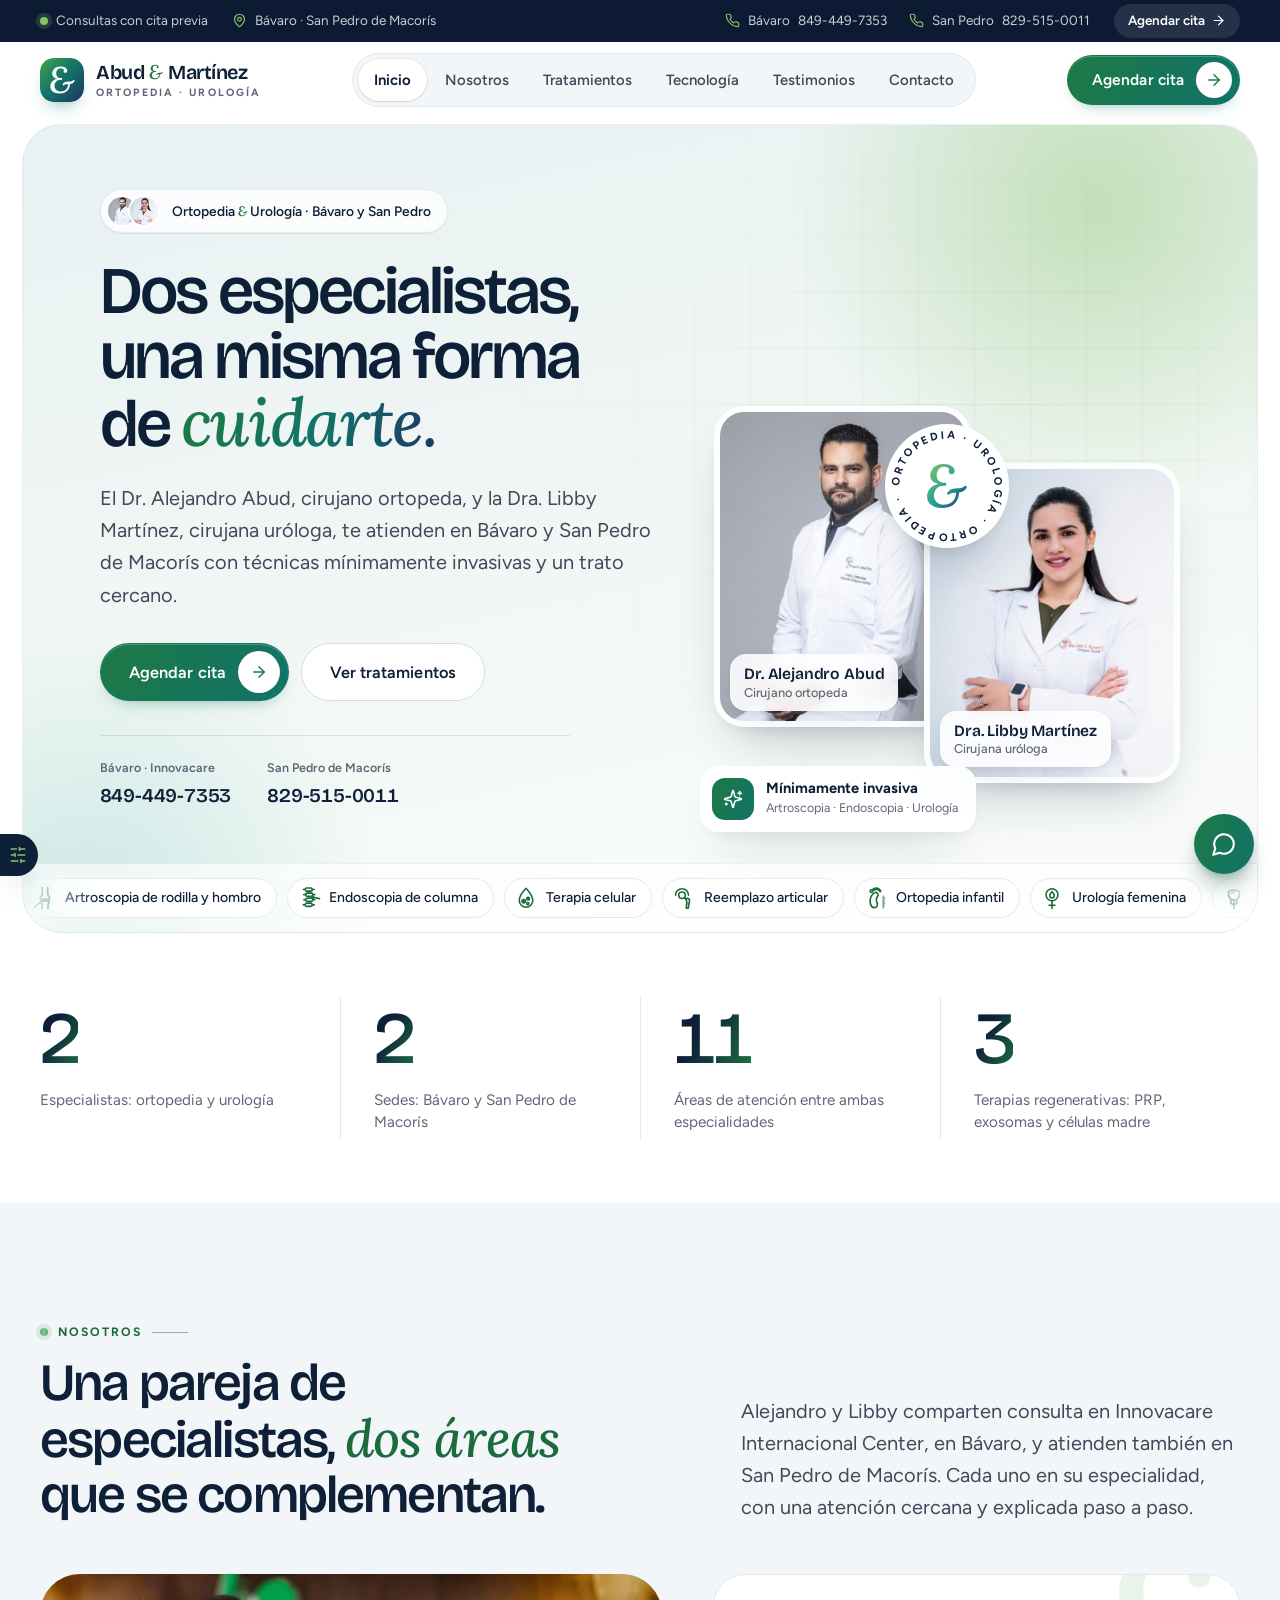
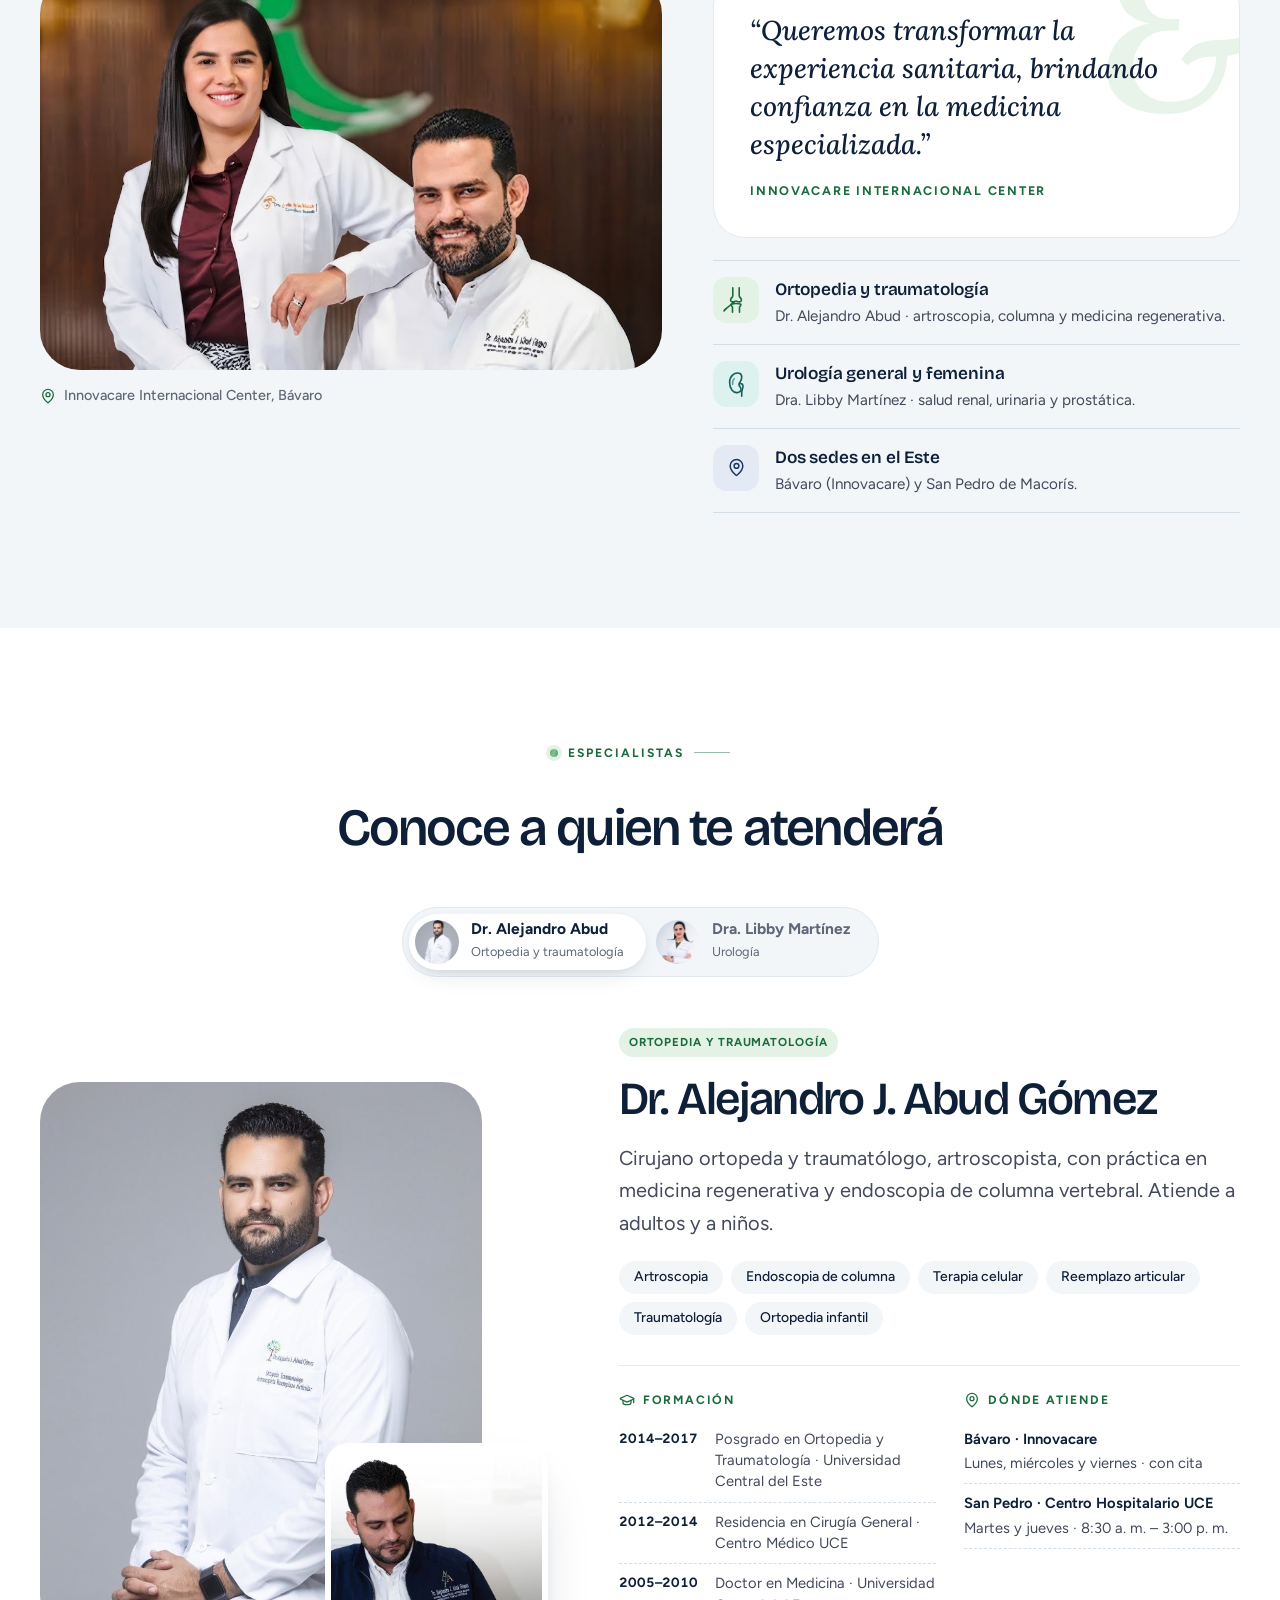
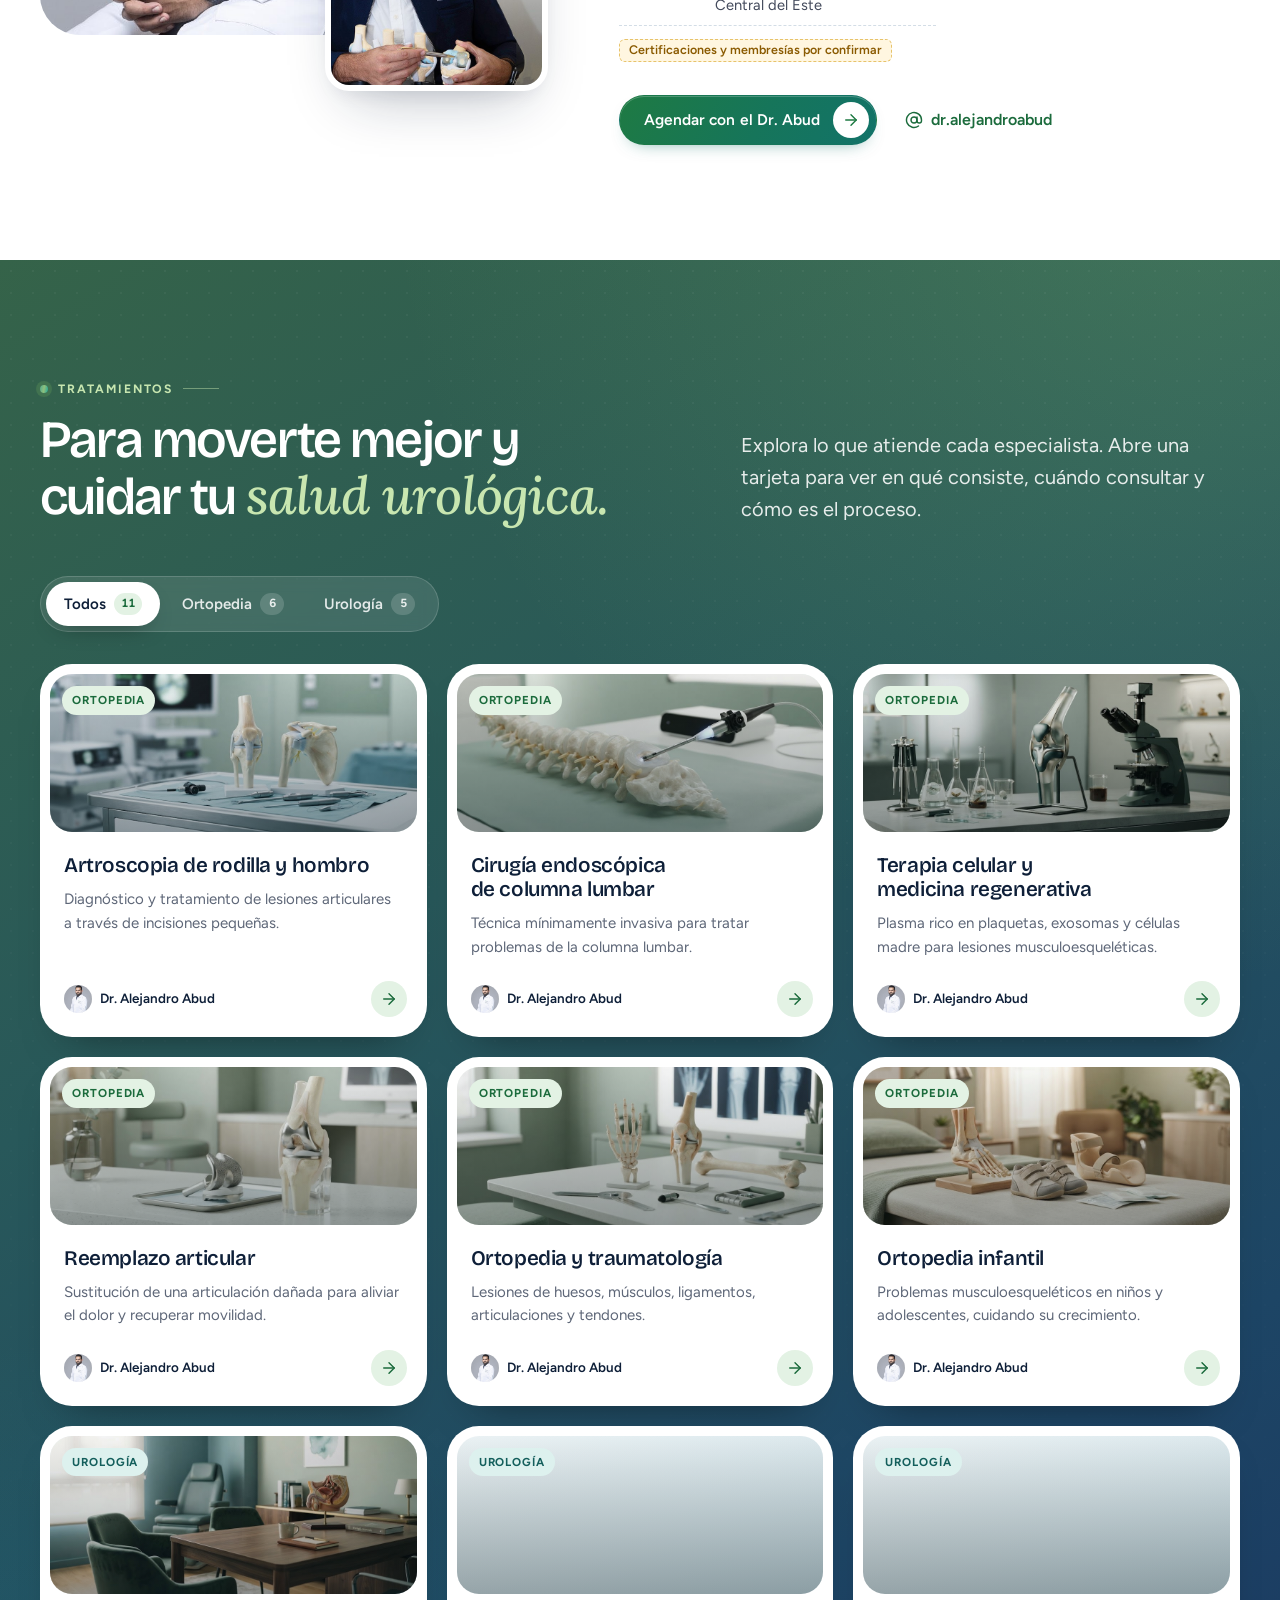
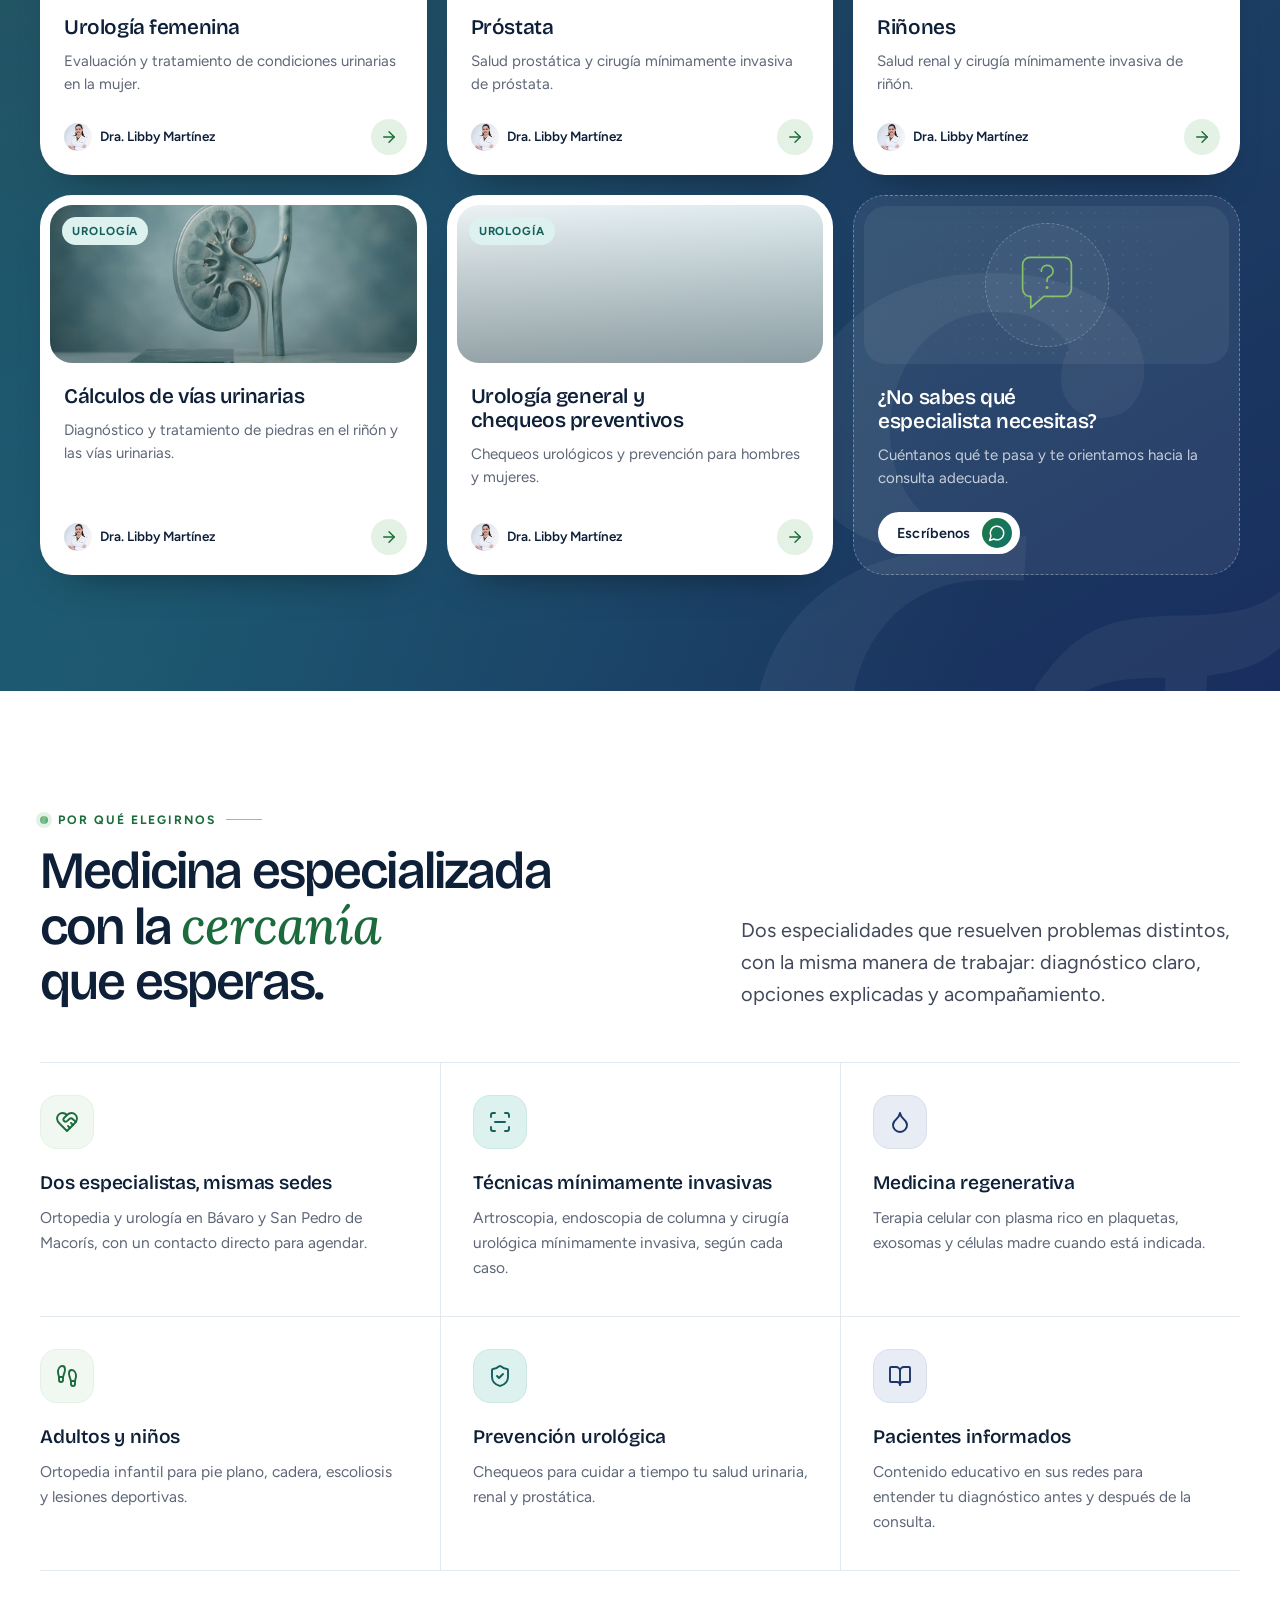
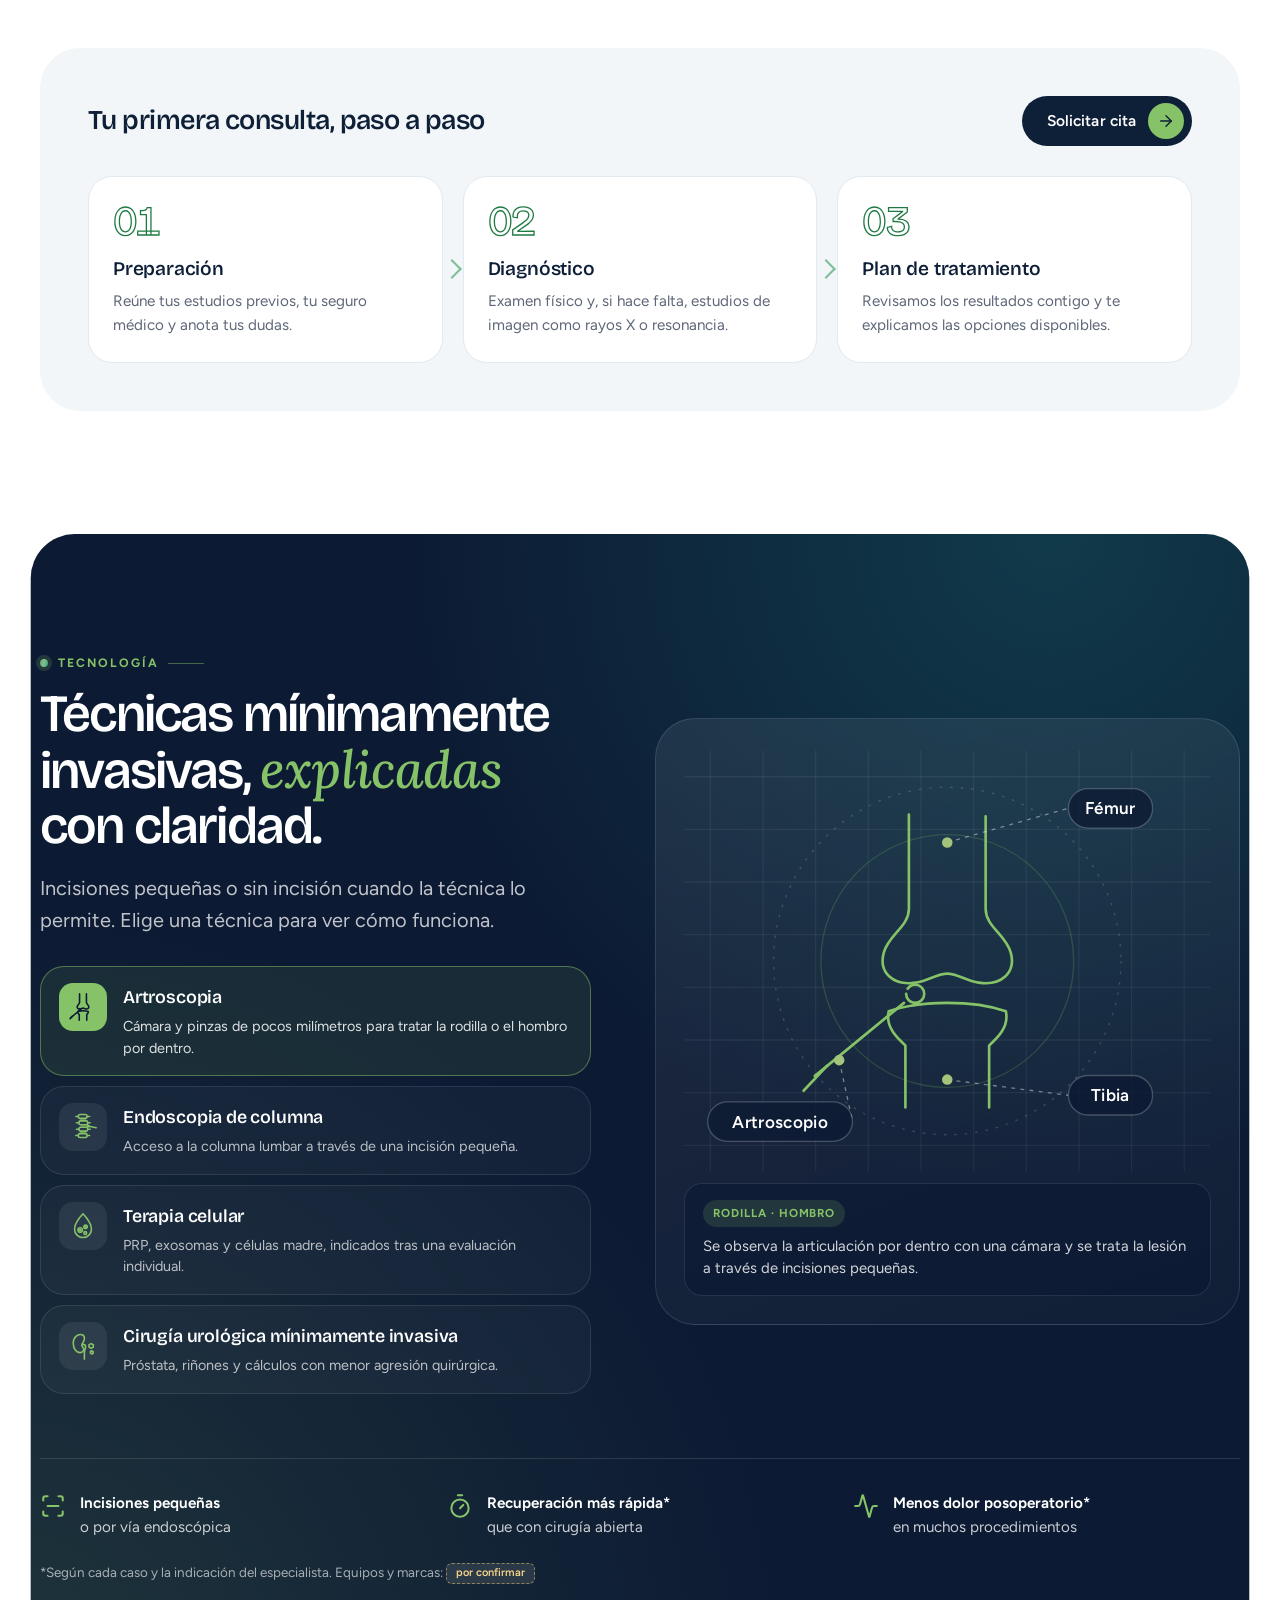
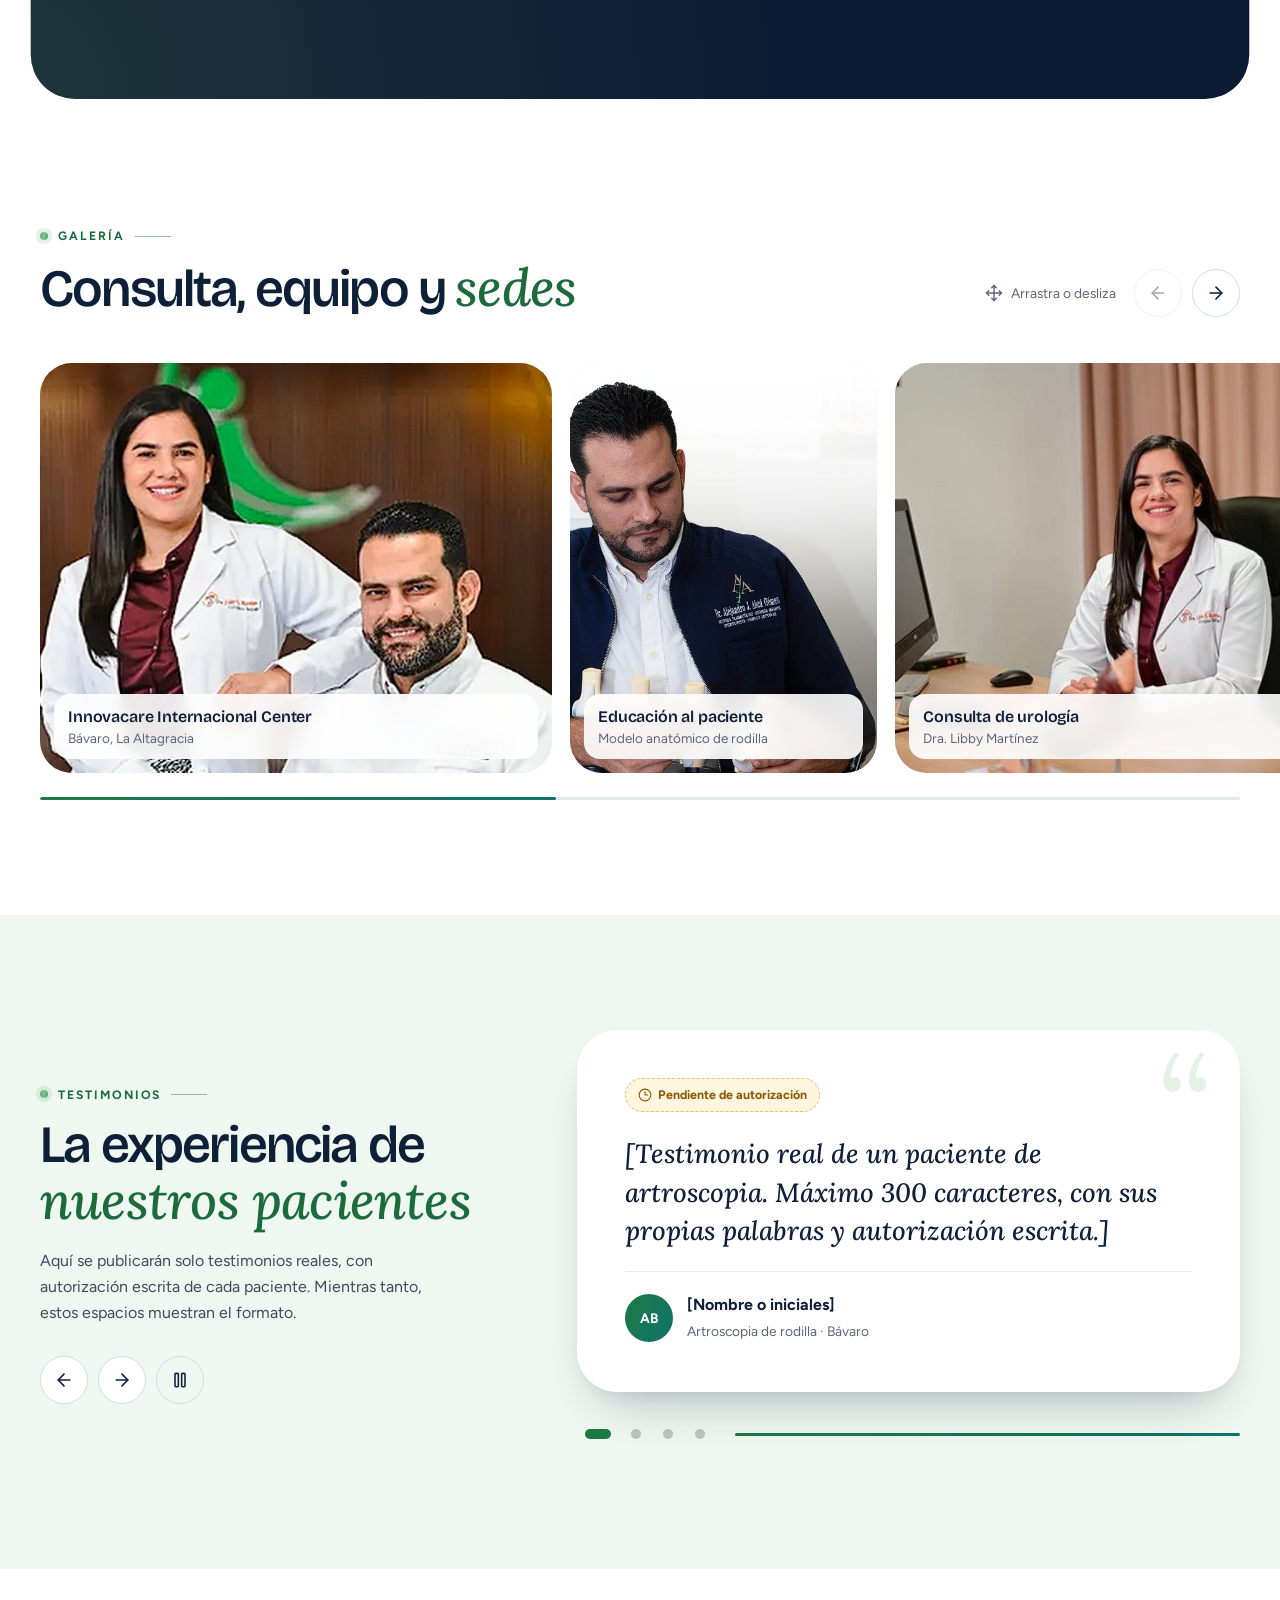
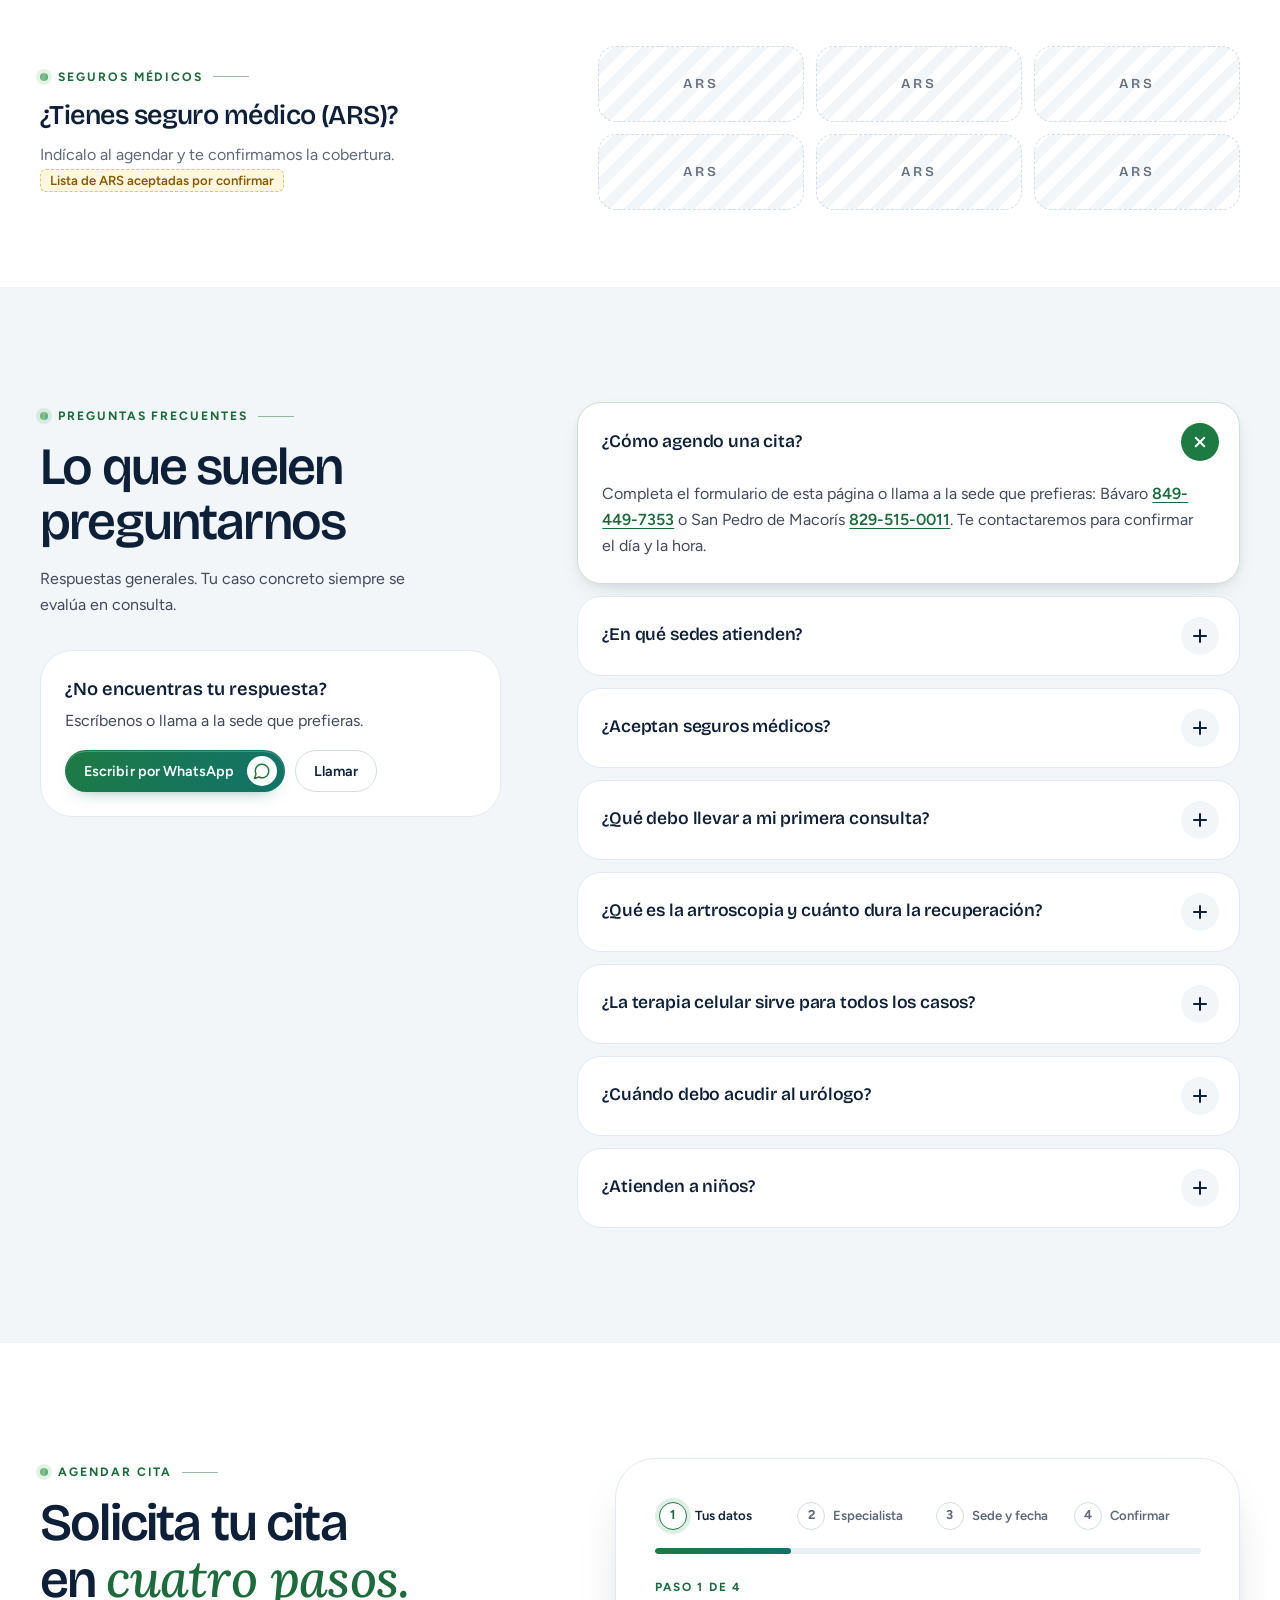
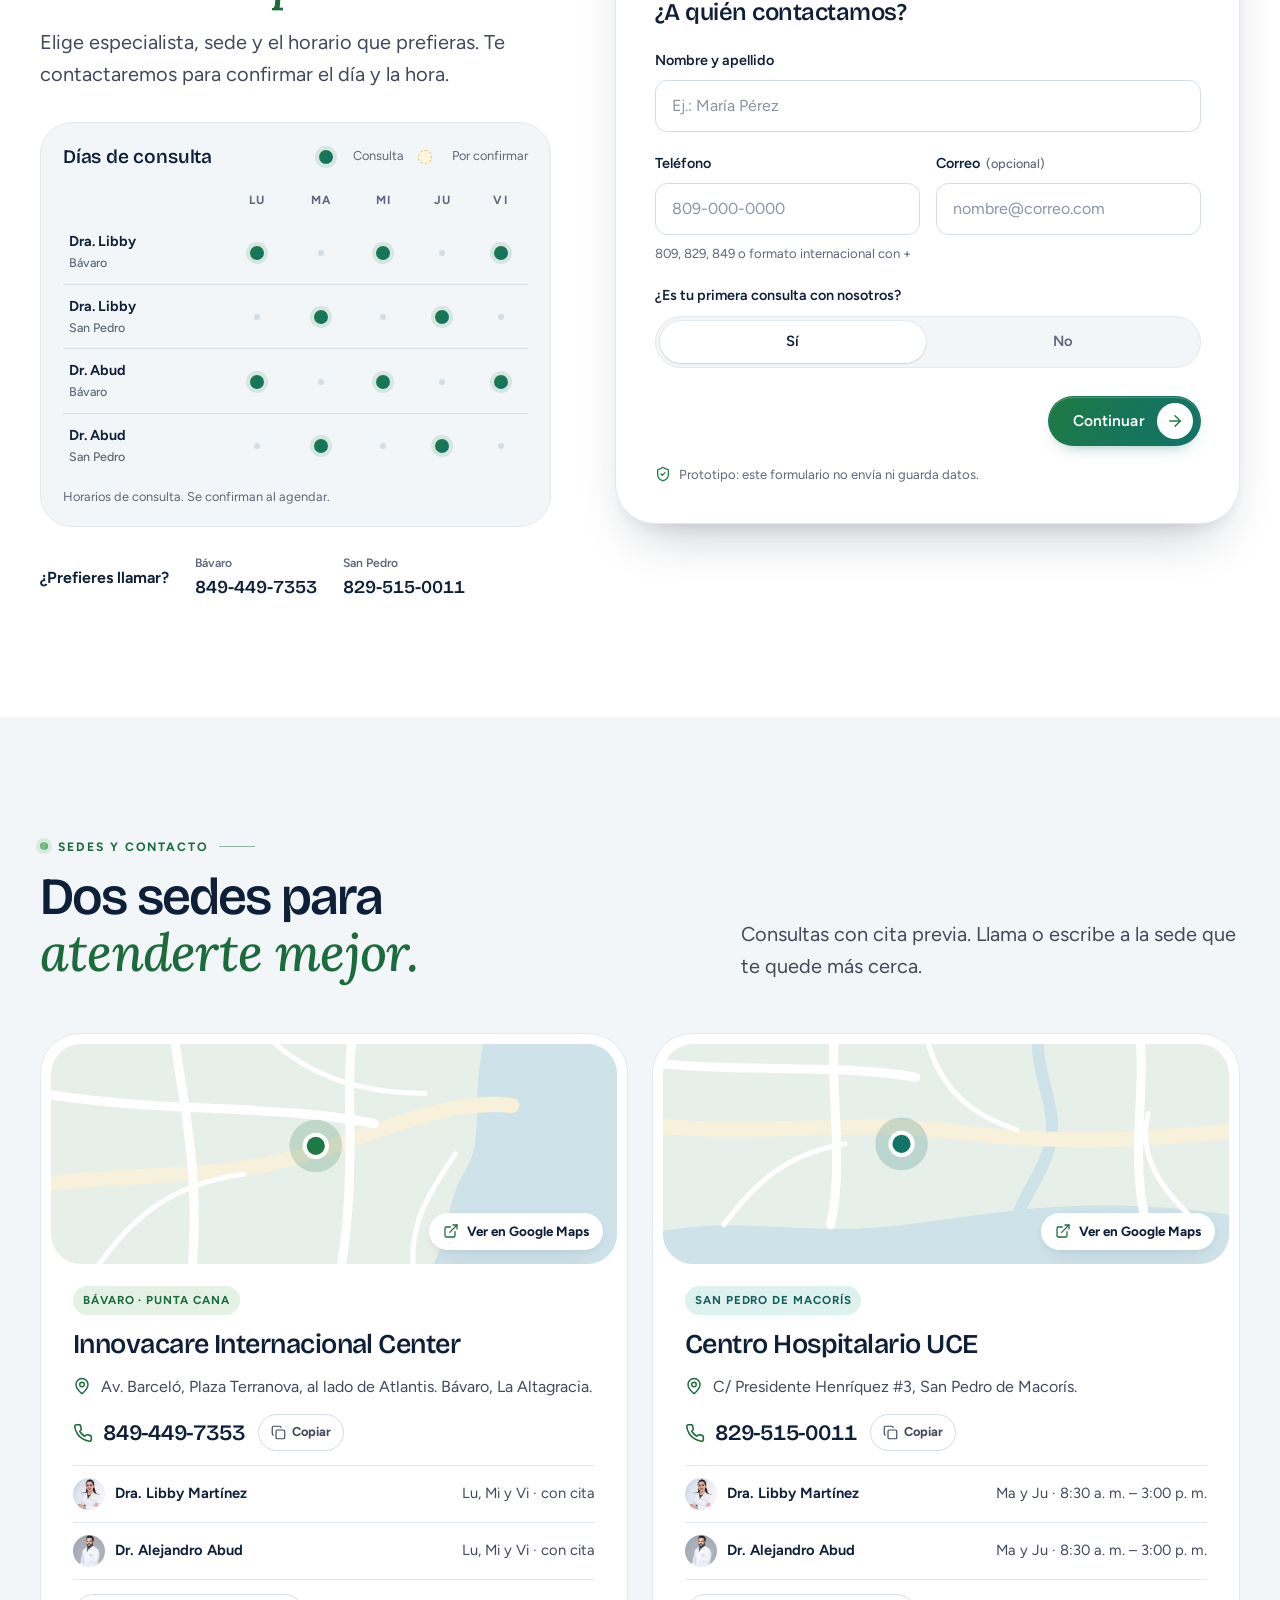
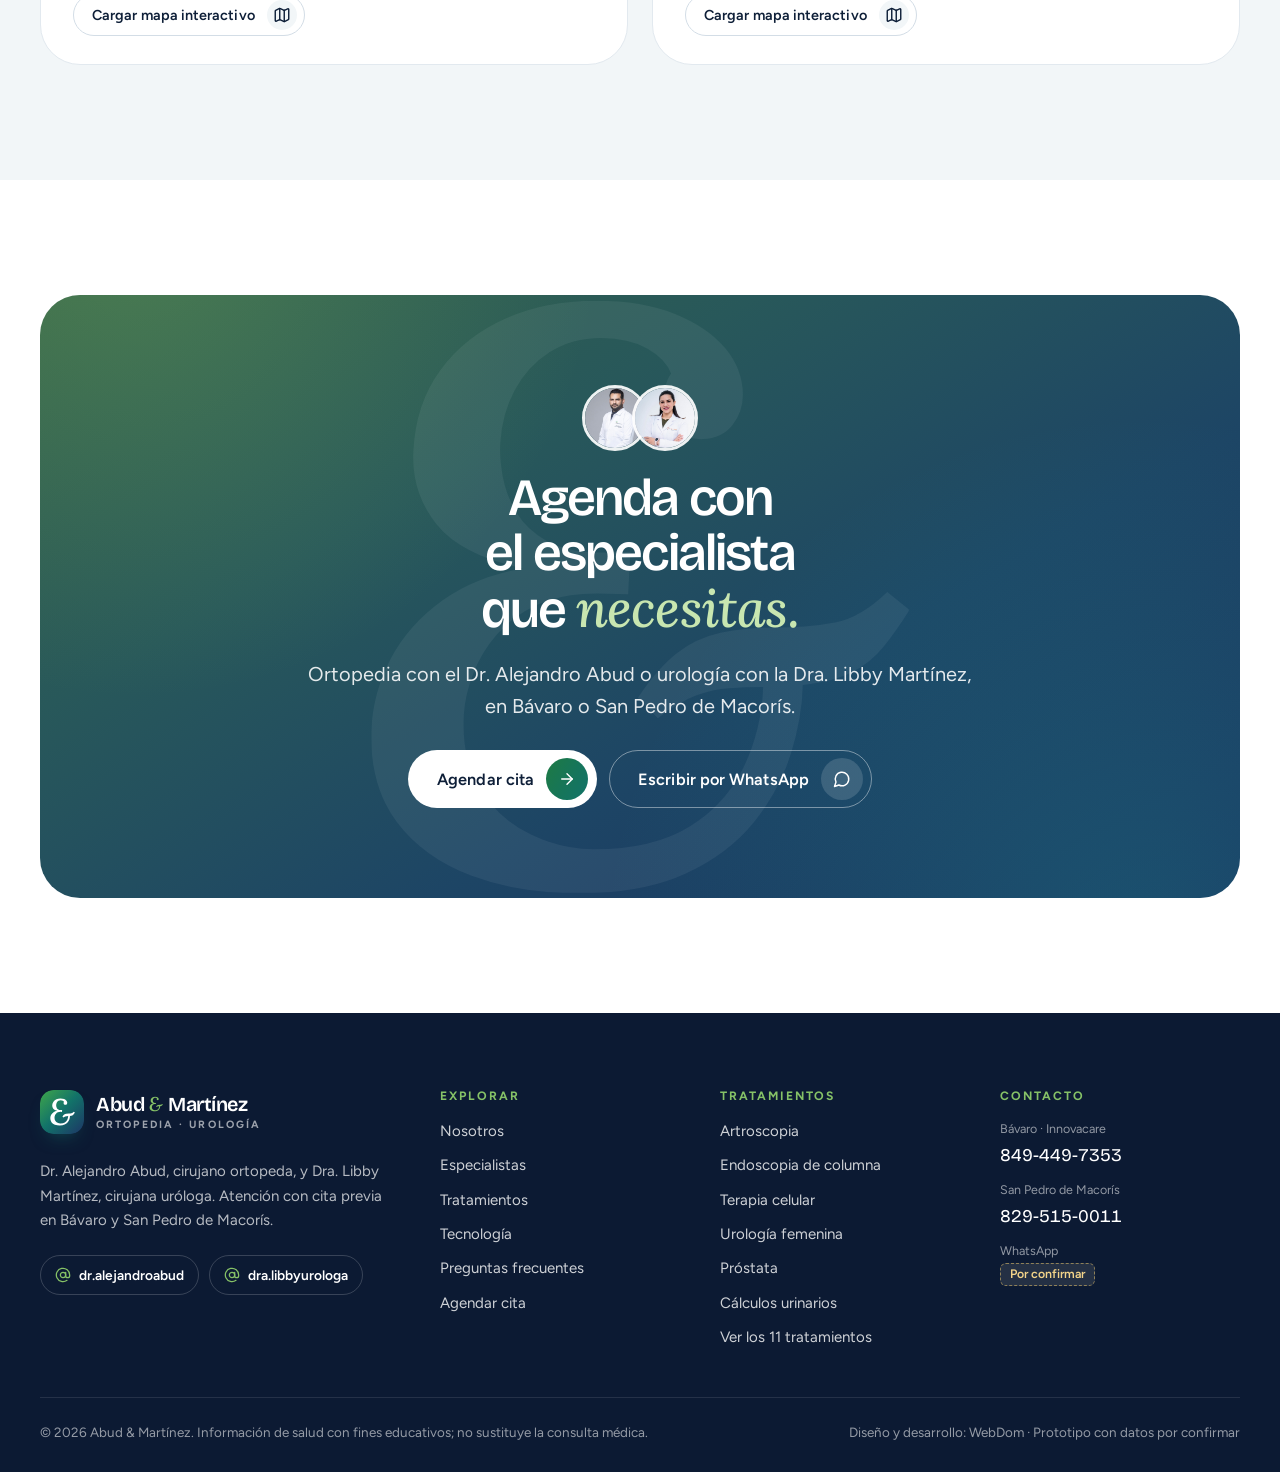
<file: index.html>
<!doctype html>
<html lang="es">
<head>
  <meta charset="utf-8">
  <meta name="viewport" content="width=device-width, initial-scale=1, viewport-fit=cover">
  <title>Abud &amp; Martínez · Ortopedia y Urología en Bávaro y San Pedro de Macorís</title>
  <meta name="description" content="Dr. Alejandro Abud, cirujano ortopeda, y Dra. Libby Martínez, cirujana uróloga. Artroscopia, endoscopia de columna, terapia celular, urología femenina y cirugía urológica mínimamente invasiva en Bávaro (Innovacare) y San Pedro de Macorís.">
  <meta name="theme-color" content="#0C1A33">
  
  <link rel="icon" href="images/favicon.svg" type="image/svg+xml">
  <link rel="apple-touch-icon" href="images/apple-touch-icon.png">
  <meta property="og:type" content="website">
  <meta property="og:locale" content="es_DO">
  <meta property="og:title" content="Abud & Martínez · Ortopedia y Urología">
  <meta property="og:description" content="Dr. Alejandro Abud y Dra. Libby Martínez. Atención especializada en Bávaro y San Pedro de Macorís.">
  <meta property="og:image" content="images/og-abud-martinez.jpg">
  
  <link rel="preconnect" href="https://fonts.googleapis.com">
  <link rel="preconnect" href="https://fonts.gstatic.com" crossorigin>
  <link rel="stylesheet" href="https://fonts.googleapis.com/css2?family=Bricolage+Grotesque:opsz,wght@12..96,400..700&amp;family=Figtree:ital,wght@0,400..700;1,400&amp;family=Lora:ital,wght@1,500;1,600&amp;display=swap">
  <link rel="stylesheet" href="styles.css"><link rel="stylesheet" href="revision.css">
  <script>document.documentElement.classList.add('js');</script>
  <!-- Datos estructurados: validar antes de publicar -->
  <script type="application/ld+json">{"@context": "https://schema.org", "@graph": [{"@type": "Physician", "name": "Dr. Alejandro J. Abud Gómez", "medicalSpecialty": ["Musculoskeletal", "Surgical"], "description": "Cirujano ortopeda y traumatólogo, artroscopista, medicina regenerativa y endoscopia de columna.", "telephone": "+1-849-449-7353", "sameAs": ["https://www.instagram.com/dr.alejandroabud/"], "address": {"@type": "PostalAddress", "streetAddress": "Av. Barceló, Plaza Terranova", "addressLocality": "Bávaro", "addressRegion": "La Altagracia", "addressCountry": "DO"}}, {"@type": "Physician", "name": "Dra. Libby E. Martínez de Abud", "medicalSpecialty": ["Urologic", "Surgical"], "description": "Cirujana uróloga: urología general y femenina, salud renal, urinaria y prostática.", "telephone": "+1-829-515-0011", "sameAs": ["https://www.instagram.com/dra.libbyurologa/"], "address": {"@type": "PostalAddress", "streetAddress": "C/ Presidente Henríquez #3", "addressLocality": "San Pedro de Macorís", "addressCountry": "DO"}}]}</script>
</head>
<body>
<svg class="sprite" xmlns="http://www.w3.org/2000/svg" aria-hidden="true" focusable="false" width="0" height="0">
<!-- Iconos de interfaz: Lucide (ISC License, lucide.dev). Iconos médicos, "&" (Lora Italic, SIL OFL 1.1) y marca: diseño propio para Abud & Martínez. -->
<defs><linearGradient id="g-mark" x1="0" y1="0" x2="1" y2="1"><stop offset="0" stop-color="#3FA64A"/><stop offset=".48" stop-color="#127369"/><stop offset="1" stop-color="#1D3566"/></linearGradient><linearGradient id="g-amp" x1="0" y1="0" x2="1" y2="1"><stop offset="0" stop-color="#86C267"/><stop offset=".55" stop-color="#1FA196"/><stop offset="1" stop-color="#1D3566"/></linearGradient></defs>
<symbol id="arrow-right" viewBox="0 0 24 24"><path d="M5 12h14"/><path d="m12 5 7 7-7 7"/></symbol>
<symbol id="arrow-left" viewBox="0 0 24 24"><path d="m12 19-7-7 7-7"/><path d="M19 12H5"/></symbol>
<symbol id="arrow-up-right" viewBox="0 0 24 24"><path d="M7 7h10v10"/><path d="M7 17 17 7"/></symbol>
<symbol id="chevron-down" viewBox="0 0 24 24"><path d="m6 9 6 6 6-6"/></symbol>
<symbol id="chevron-left" viewBox="0 0 24 24"><path d="m15 18-6-6 6-6"/></symbol>
<symbol id="chevron-right" viewBox="0 0 24 24"><path d="m9 18 6-6-6-6"/></symbol>
<symbol id="plus" viewBox="0 0 24 24"><path d="M5 12h14"/><path d="M12 5v14"/></symbol>
<symbol id="x" viewBox="0 0 24 24"><path d="M18 6 6 18"/><path d="m6 6 12 12"/></symbol>
<symbol id="phone" viewBox="0 0 24 24"><path d="M22 16.92v3a2 2 0 0 1-2.18 2 19.79 19.79 0 0 1-8.63-3.07 19.5 19.5 0 0 1-6-6 19.79 19.79 0 0 1-3.07-8.67A2 2 0 0 1 4.11 2h3a2 2 0 0 1 2 1.72 12.84 12.84 0 0 0 .7 2.81 2 2 0 0 1-.45 2.11L8.09 9.91a16 16 0 0 0 6 6l1.27-1.27a2 2 0 0 1 2.11-.45 12.84 12.84 0 0 0 2.81.7A2 2 0 0 1 22 16.92z"/></symbol>
<symbol id="calendar" viewBox="0 0 24 24"><path d="M8 2v4"/><path d="M16 2v4"/><rect width="18" height="18" x="3" y="4" rx="2"/><path d="M3 10h18"/><path d="M8 14h.01"/><path d="M12 14h.01"/><path d="M16 14h.01"/><path d="M8 18h.01"/><path d="M12 18h.01"/><path d="M16 18h.01"/></symbol>
<symbol id="clock" viewBox="0 0 24 24"><circle cx="12" cy="12" r="10"/><polyline points="12 6 12 12 16.5 12"/></symbol>
<symbol id="map-pin" viewBox="0 0 24 24"><path d="M20 10c0 4.993-5.539 10.193-7.399 11.799a1 1 0 0 1-1.202 0C9.539 20.193 4 14.993 4 10a8 8 0 0 1 16 0"/><circle cx="12" cy="10" r="3"/></symbol>
<symbol id="message" viewBox="0 0 24 24"><path d="M7.9 20A9 9 0 1 0 4 16.1L2 22Z"/></symbol>
<symbol id="at" viewBox="0 0 24 24"><circle cx="12" cy="12" r="4"/><path d="M16 8v5a3 3 0 0 0 6 0v-1a10 10 0 1 0-4 8"/></symbol>
<symbol id="globe" viewBox="0 0 24 24"><circle cx="12" cy="12" r="10"/><path d="M12 2a14.5 14.5 0 0 0 0 20 14.5 14.5 0 0 0 0-20"/><path d="M2 12h20"/></symbol>
<symbol id="check" viewBox="0 0 24 24"><path d="M20 6 9 17l-5-5"/></symbol>
<symbol id="copy" viewBox="0 0 24 24"><rect width="14" height="14" x="8" y="8" rx="2" ry="2"/><path d="M4 16c-1.1 0-2-.9-2-2V4c0-1.1.9-2 2-2h10c1.1 0 2 .9 2 2"/></symbol>
<symbol id="mail" viewBox="0 0 24 24"><rect width="20" height="16" x="2" y="4" rx="2"/><path d="m22 7-8.97 5.7a1.94 1.94 0 0 1-2.06 0L2 7"/></symbol>
<symbol id="user" viewBox="0 0 24 24"><circle cx="12" cy="8" r="5"/><path d="M20 21a8 8 0 0 0-16 0"/></symbol>
<symbol id="shield-check" viewBox="0 0 24 24"><path d="M20 13c0 5-3.5 7.5-7.66 8.95a1 1 0 0 1-.67-.01C7.5 20.5 4 18 4 13V6a1 1 0 0 1 1-1c2 0 4.5-1.2 6.24-2.72a1.17 1.17 0 0 1 1.52 0C14.51 3.81 17 5 19 5a1 1 0 0 1 1 1z"/><path d="m9 12 2 2 4-4"/></symbol>
<symbol id="sparkles" viewBox="0 0 24 24"><path d="M9.937 15.5A2 2 0 0 0 8.5 14.063l-6.135-1.582a.5.5 0 0 1 0-.962L8.5 9.936A2 2 0 0 0 9.937 8.5l1.582-6.135a.5.5 0 0 1 .963 0L14.063 8.5A2 2 0 0 0 15.5 9.937l6.135 1.581a.5.5 0 0 1 0 .964L15.5 14.063a2 2 0 0 0-1.437 1.437l-1.582 6.135a.5.5 0 0 1-.963 0z"/><path d="M20 3v4"/><path d="M22 5h-4"/><path d="M4 17v2"/><path d="M5 18H3"/></symbol>
<symbol id="info" viewBox="0 0 24 24"><circle cx="12" cy="12" r="10"/><path d="M12 16v-4"/><path d="M12 8h.01"/></symbol>
<symbol id="external" viewBox="0 0 24 24"><path d="M15 3h6v6"/><path d="M10 14 21 3"/><path d="M18 13v6a2 2 0 0 1-2 2H5a2 2 0 0 1-2-2V8a2 2 0 0 1 2-2h6"/></symbol>
<symbol id="heart-handshake" viewBox="0 0 24 24"><path d="M19 14c1.49-1.46 3-3.21 3-5.5A5.5 5.5 0 0 0 16.5 3c-1.76 0-3 .5-4.5 2-1.5-1.5-2.74-2-4.5-2A5.5 5.5 0 0 0 2 8.5c0 2.3 1.5 4.05 3 5.5l7 7Z"/><path d="M12 5 9.04 7.96a2.17 2.17 0 0 0 0 3.08c.82.82 2.13.85 3 .07l2.07-1.9a2.82 2.82 0 0 1 3.79 0l2.96 2.66"/><path d="m18 15-2-2"/><path d="m15 18-2-2"/></symbol>
<symbol id="stethoscope" viewBox="0 0 24 24"><path d="M11 2v2"/><path d="M5 2v2"/><path d="M5 3H4a2 2 0 0 0-2 2v4a6 6 0 0 0 12 0V5a2 2 0 0 0-2-2h-1"/><path d="M8 15a6 6 0 0 0 12 0v-3"/><circle cx="20" cy="10" r="2"/></symbol>
<symbol id="microscope" viewBox="0 0 24 24"><path d="M6 18h8"/><path d="M3 22h18"/><path d="M14 22a7 7 0 1 0 0-14h-1"/><path d="M9 14h2"/><path d="M9 12a2 2 0 0 1-2-2V6h6v4a2 2 0 0 1-2 2Z"/><path d="M12 6V3a1 1 0 0 0-1-1H9a1 1 0 0 0-1 1v3"/></symbol>
<symbol id="droplet" viewBox="0 0 24 24"><path d="M12 22a7 7 0 0 0 7-7c0-2-1-3.9-3-5.5s-3.5-4-4-6.5c-.5 2.5-2 4.9-4 6.5C6 11.1 5 13 5 15a7 7 0 0 0 7 7z"/></symbol>
<symbol id="activity" viewBox="0 0 24 24"><path d="M22 12h-2.48a2 2 0 0 0-1.93 1.46l-2.35 8.36a.25.25 0 0 1-.48 0L9.24 2.18a.25.25 0 0 0-.48 0l-2.35 8.36A2 2 0 0 1 4.49 12H2"/></symbol>
<symbol id="navigation" viewBox="0 0 24 24"><polygon points="3 11 22 2 13 21 11 13 3 11"/></symbol>
<symbol id="layers" viewBox="0 0 24 24"><path d="m12.83 2.18a2 2 0 0 0-1.66 0L2.6 6.08a1 1 0 0 0 0 1.83l8.58 3.91a2 2 0 0 0 1.66 0l8.58-3.9a1 1 0 0 0 0-1.83Z"/><path d="m22 17.65-9.17 4.16a2 2 0 0 1-1.66 0L2 17.65"/><path d="m22 12.65-9.17 4.16a2 2 0 0 1-1.66 0L2 12.65"/></symbol>
<symbol id="pin" viewBox="0 0 24 24"><path d="M12 17v5"/><path d="M9 10.76a2 2 0 0 1-1.11 1.79l-1.78.9A2 2 0 0 0 5 15.24V16a1 1 0 0 0 1 1h12a1 1 0 0 0 1-1v-.76a2 2 0 0 0-1.11-1.79l-1.78-.9A2 2 0 0 1 15 10.76V7a1 1 0 0 1 1-1 2 2 0 0 0 0-4H8a2 2 0 0 0 0 4 1 1 0 0 1 1 1z"/></symbol>
<symbol id="eye" viewBox="0 0 24 24"><path d="M2.062 12.348a1 1 0 0 1 0-.696 10.75 10.75 0 0 1 19.876 0 1 1 0 0 1 0 .696 10.75 10.75 0 0 1-19.876 0"/><circle cx="12" cy="12" r="3"/></symbol>
<symbol id="maximize" viewBox="0 0 24 24"><polyline points="15 3 21 3 21 9"/><polyline points="9 21 3 21 3 15"/><line x1="21" x2="14" y1="3" y2="10"/><line x1="3" x2="10" y1="21" y2="14"/></symbol>
<symbol id="graduation" viewBox="0 0 24 24"><path d="M21.42 10.922a1 1 0 0 0-.019-1.838L12.83 5.18a2 2 0 0 0-1.66 0L2.6 9.08a1 1 0 0 0 0 1.832l8.57 3.908a2 2 0 0 0 1.66 0z"/><path d="M22 10v6"/><path d="M6 12.5V16a6 3 0 0 0 12 0v-3.5"/></symbol>
<symbol id="book" viewBox="0 0 24 24"><path d="M12 7v14"/><path d="M3 18a1 1 0 0 1-1-1V4a1 1 0 0 1 1-1h5a4 4 0 0 1 4 4 4 4 0 0 1 4-4h5a1 1 0 0 1 1 1v13a1 1 0 0 1-1 1h-6a3 3 0 0 0-3 3 3 3 0 0 0-3-3z"/></symbol>
<symbol id="building" viewBox="0 0 24 24"><path d="M6 22V4a2 2 0 0 1 2-2h8a2 2 0 0 1 2 2v18Z"/><path d="M6 12H4a2 2 0 0 0-2 2v6a2 2 0 0 0 2 2h2"/><path d="M18 9h2a2 2 0 0 1 2 2v9a2 2 0 0 1-2 2h-2"/><path d="M10 6h4"/><path d="M10 10h4"/><path d="M10 14h4"/><path d="M10 18h4"/></symbol>
<symbol id="footprints" viewBox="0 0 24 24"><path d="M4 16v-2.38C4 11.5 2.97 10.5 3 8c.03-2.72 1.49-6 4.5-6C9.37 2 10 3.8 10 5.5c0 3.11-2 5.66-2 8.68V16a2 2 0 1 1-4 0Z"/><path d="M20 20v-2.38c0-2.12 1.03-3.12 1-5.62-.03-2.72-1.49-6-4.5-6C14.63 6 14 7.8 14 9.5c0 3.11 2 5.66 2 8.68V20a2 2 0 1 0 4 0Z"/><path d="M16 17h4"/><path d="M4 13h4"/></symbol>
<symbol id="bone" viewBox="0 0 24 24"><path d="M17 10c.7-.7 1.69 0 2.5 0a2.5 2.5 0 1 0 0-5 .5.5 0 0 1-.5-.5 2.5 2.5 0 1 0-5 0c0 .81.7 1.8 0 2.5l-7 7c-.7.7-1.69 0-2.5 0a2.5 2.5 0 0 0 0 5c.28 0 .5.22.5.5a2.5 2.5 0 1 0 5 0c0-.81-.7-1.8 0-2.5Z"/></symbol>
<symbol id="scan" viewBox="0 0 24 24"><path d="M3 7V5a2 2 0 0 1 2-2h2"/><path d="M17 3h2a2 2 0 0 1 2 2v2"/><path d="M21 17v2a2 2 0 0 1-2 2h-2"/><path d="M7 21H5a2 2 0 0 1-2-2v-2"/><path d="M7 12h10"/></symbol>
<symbol id="timer" viewBox="0 0 24 24"><line x1="10" x2="14" y1="2" y2="2"/><line x1="12" x2="15" y1="14" y2="11"/><circle cx="12" cy="14" r="8"/></symbol>
<symbol id="file-text" viewBox="0 0 24 24"><path d="M15 2H6a2 2 0 0 0-2 2v16a2 2 0 0 0 2 2h12a2 2 0 0 0 2-2V7Z"/><path d="M14 2v4a2 2 0 0 0 2 2h4"/><path d="M10 9H8"/><path d="M16 13H8"/><path d="M16 17H8"/></symbol>
<symbol id="list-checks" viewBox="0 0 24 24"><path d="m3 17 2 2 4-4"/><path d="m3 7 2 2 4-4"/><path d="M13 6h8"/><path d="M13 12h8"/><path d="M13 18h8"/></symbol>
<symbol id="hand-heart" viewBox="0 0 24 24"><path d="M11 14h2a2 2 0 1 0 0-4h-3c-.6 0-1.1.2-1.4.6L3 16"/><path d="m7 20 1.6-1.4c.3-.4.8-.6 1.4-.6h4c1.1 0 2.1-.4 2.8-1.2l4.6-4.4a2 2 0 0 0-2.75-2.91l-4.2 3.9"/><path d="m2 15 6 6"/><path d="M19.5 8.5c.7-.7 1.5-1.6 1.5-2.7A2.73 2.73 0 0 0 16 4a2.78 2.78 0 0 0-5 1.8c0 1.2.8 2 1.5 2.8L16 12Z"/></symbol>
<symbol id="move" viewBox="0 0 24 24"><path d="M12 2v20"/><path d="m15 19-3 3-3-3"/><path d="m19 9 3 3-3 3"/><path d="M2 12h20"/><path d="m5 9-3 3 3 3"/><path d="m9 5 3-3 3 3"/></symbol>
<symbol id="pause" viewBox="0 0 24 24"><rect x="14" y="4" width="4" height="16" rx="1"/><rect x="6" y="4" width="4" height="16" rx="1"/></symbol>
<symbol id="play" viewBox="0 0 24 24"><polygon points="6 3 20 12 6 21 6 3"/></symbol>
<symbol id="sun" viewBox="0 0 24 24"><circle cx="12" cy="12" r="4"/><path d="M12 2v2"/><path d="M12 20v2"/><path d="m4.93 4.93 1.41 1.41"/><path d="m17.66 17.66 1.41 1.41"/><path d="M2 12h2"/><path d="M20 12h2"/><path d="m6.34 17.66-1.41 1.41"/><path d="m19.07 4.93-1.41 1.41"/></symbol>
<symbol id="circle-help" viewBox="0 0 24 24"><circle cx="12" cy="12" r="10"/><path d="M9.09 9a3 3 0 0 1 5.83 1c0 2-3 3-3 3"/><path d="M12 17h.01"/></symbol>
<symbol id="clipboard" viewBox="0 0 24 24"><rect width="8" height="4" x="8" y="2" rx="1" ry="1"/><path d="M16 4h2a2 2 0 0 1 2 2v14a2 2 0 0 1-2 2H6a2 2 0 0 1-2-2V6a2 2 0 0 1 2-2h2"/><path d="M12 11h4"/><path d="M12 16h4"/><path d="M8 11h.01"/><path d="M8 16h.01"/></symbol>
<symbol id="badge-check" viewBox="0 0 24 24"><path d="M3.85 8.62a4 4 0 0 1 4.78-4.77 4 4 0 0 1 6.74 0 4 4 0 0 1 4.78 4.78 4 4 0 0 1 0 6.74 4 4 0 0 1-4.77 4.78 4 4 0 0 1-6.75 0 4 4 0 0 1-4.78-4.77 4 4 0 0 1 0-6.76Z"/><path d="m9 12 2 2 4-4"/></symbol>
<symbol id="loader" viewBox="0 0 24 24"><path d="M21 12a9 9 0 1 1-6.219-8.56"/></symbol>
<symbol id="alert" viewBox="0 0 24 24"><circle cx="12" cy="12" r="10"/><line x1="12" x2="12" y1="8" y2="12"/><line x1="12" x2="12.01" y1="16" y2="16"/></symbol>
<symbol id="x-circle" viewBox="0 0 24 24"><circle cx="12" cy="12" r="10"/><path d="m15 9-6 6"/><path d="m9 9 6 6"/></symbol>
<symbol id="check-circle" viewBox="0 0 24 24"><circle cx="12" cy="12" r="10"/><path d="m9 12 2 2 4-4"/></symbol>
<symbol id="undo" viewBox="0 0 24 24"><path d="M9 14 4 9l5-5"/><path d="M4 9h10.5a5.5 5.5 0 0 1 5.5 5.5a5.5 5.5 0 0 1-5.5 5.5H11"/></symbol>
<symbol id="edit" viewBox="0 0 24 24"><path d="M21.174 6.812a1 1 0 0 0-3.986-3.987L3.842 16.174a2 2 0 0 0-.5.83l-1.321 4.352a.5.5 0 0 0 .623.622l4.353-1.32a2 2 0 0 0 .83-.497z"/><path d="m15 5 4 4"/></symbol>
<symbol id="sliders" viewBox="0 0 24 24"><line x1="21" x2="14" y1="4" y2="4"/><line x1="10" x2="3" y1="4" y2="4"/><line x1="21" x2="12" y1="12" y2="12"/><line x1="8" x2="3" y1="12" y2="12"/><line x1="21" x2="16" y1="20" y2="20"/><line x1="12" x2="3" y1="20" y2="20"/><line x1="14" x2="14" y1="2" y2="6"/><line x1="8" x2="8" y1="10" y2="14"/><line x1="16" x2="16" y1="18" y2="22"/></symbol>
<symbol id="type" viewBox="0 0 24 24"><polyline points="4 7 4 4 20 4 20 7"/><line x1="9" x2="15" y1="20" y2="20"/><line x1="12" x2="12" y1="4" y2="20"/></symbol>
<symbol id="palette" viewBox="0 0 24 24"><circle cx="13.5" cy="6.5" r=".5" fill="currentColor"/><circle cx="17.5" cy="10.5" r=".5" fill="currentColor"/><circle cx="8.5" cy="7.5" r=".5" fill="currentColor"/><circle cx="6.5" cy="12.5" r=".5" fill="currentColor"/><path d="M12 2C6.5 2 2 6.5 2 12s4.5 10 10 10c.926 0 1.648-.746 1.648-1.688 0-.437-.18-.835-.437-1.125-.29-.289-.438-.652-.438-1.125a1.64 1.64 0 0 1 1.668-1.668h1.996c3.051 0 5.555-2.503 5.555-5.554C21.965 6.012 17.461 2 12 2z"/></symbol>
<symbol id="ruler" viewBox="0 0 24 24"><path d="M21.3 15.3a2.4 2.4 0 0 1 0 3.4l-2.6 2.6a2.4 2.4 0 0 1-3.4 0L2.7 8.7a2.41 2.41 0 0 1 0-3.4l2.6-2.6a2.41 2.41 0 0 1 3.4 0Z"/><path d="m14.5 12.5 2-2"/><path d="m11.5 9.5 2-2"/><path d="m8.5 6.5 2-2"/><path d="m17.5 15.5 2-2"/></symbol>
<symbol id="zap" viewBox="0 0 24 24"><path d="M4 14a1 1 0 0 1-.78-1.63l9.9-10.2a.5.5 0 0 1 .86.46l-1.92 6.02A1 1 0 0 0 13 10h7a1 1 0 0 1 .78 1.63l-9.9 10.2a.5.5 0 0 1-.86-.46l1.92-6.02A1 1 0 0 0 11 14z"/></symbol>
<symbol id="map" viewBox="0 0 24 24"><path d="M14.106 5.553a2 2 0 0 0 1.788 0l3.659-1.83A1 1 0 0 1 21 4.619v12.764a1 1 0 0 1-.553.894l-4.553 2.277a2 2 0 0 1-1.788 0l-4.212-2.106a2 2 0 0 0-1.788 0l-3.659 1.83A1 1 0 0 1 3 19.381V6.618a1 1 0 0 1 .553-.894l4.553-2.277a2 2 0 0 1 1.788 0z"/><path d="M15 5.764v15"/><path d="M9 3.236v15"/></symbol>
<symbol id="hospital" viewBox="0 0 24 24"><path d="M12 6v4"/><path d="M14 14h-4"/><path d="M14 18h-4"/><path d="M14 8h-4"/><path d="M18 12h2a2 2 0 0 1 2 2v6a2 2 0 0 1-2 2H4a2 2 0 0 1-2-2v-9a2 2 0 0 1 2-2h2"/><path d="M18 22V4a2 2 0 0 0-2-2H8a2 2 0 0 0-2 2v18"/></symbol>
<symbol id="video" viewBox="0 0 24 24"><path d="m16 13 5.223 3.482a.5.5 0 0 0 .777-.416V7.87a.5.5 0 0 0-.752-.432L16 10.5"/><rect x="2" y="6" width="14" height="12" rx="2"/></symbol>
<symbol id="amp" viewBox="0 0 664 732"><path d="M256.4 732Q183.1 732 124.1 710.2Q65.1 688.3 31.6 643.8Q-1.9 599.3 0.1 531Q2.1 483.3 24.4 441.5Q46.8 399.7 88.3 370Q129.8 340.3 187.8 330.7Q111.4 314.7 80.4 275.8Q49.4 237 52.1 186Q54.8 127.3 85.6 85.5Q116.4 43.7 166.8 21.7Q217.1 -0.3 278.4 0Q334.8 0 375.3 16.3Q415.8 32.7 437.4 58.8Q459.1 85 459.1 116.3Q459.1 137.7 446.1 154Q433.1 170.3 409.8 171Q389.8 171.7 375.6 159.7Q361.4 147.7 360.8 127Q360.1 119 362.8 108Q365.4 97 370.4 90Q363.8 72 340.8 59Q317.8 46 284.1 46Q247.8 46 220.6 63.5Q193.4 81 177.4 110.3Q161.4 139.7 159.4 176.7Q158.4 195 162.6 217.8Q166.8 240.7 179.6 261.8Q192.4 283 217.3 297Q242.1 311 282.1 311Q298.8 311 304.3 310.8Q309.8 310.7 320.1 310L317.4 362.7L280.4 361.7Q236.8 361.3 205.9 375.3Q175.1 389.3 155.4 412Q135.8 434.7 125.8 461Q115.8 487.3 114.4 511.3Q111.4 567.7 135.3 604.5Q159.1 641.3 197.3 659.5Q235.4 677.7 274.4 677.7Q348.1 677.7 393.4 649.5Q438.8 621.3 460.4 575.5Q482.1 529.7 484.1 477.3Q462.4 477.3 442.3 478.7Q422.1 480 401.1 487.8Q380.1 495.7 354.1 515.7L329.4 490.3Q354.4 453.3 377.9 435.2Q401.4 417 431.3 410.3Q461.1 403.7 503.4 403.7Q540.8 403.7 572.8 397.5Q604.8 391.3 637.4 359.7L664.8 382Q648.4 408 632.8 427.5Q617.1 447 594.4 458.7Q571.8 470.3 533.1 474.7Q532.4 514.7 518.4 559.7Q504.4 604.7 472.9 643.8Q441.4 683 388.6 707.5Q335.8 732 256.4 732Z"/></symbol>
<symbol id="logo-mark" viewBox="0 0 48 48"><rect width="48" height="48" rx="14" fill="url(#g-mark)"/><path fill="#fff" transform="translate(11.22 9.25) scale(0.04030)" d="M256.4 732Q183.1 732 124.1 710.2Q65.1 688.3 31.6 643.8Q-1.9 599.3 0.1 531Q2.1 483.3 24.4 441.5Q46.8 399.7 88.3 370Q129.8 340.3 187.8 330.7Q111.4 314.7 80.4 275.8Q49.4 237 52.1 186Q54.8 127.3 85.6 85.5Q116.4 43.7 166.8 21.7Q217.1 -0.3 278.4 0Q334.8 0 375.3 16.3Q415.8 32.7 437.4 58.8Q459.1 85 459.1 116.3Q459.1 137.7 446.1 154Q433.1 170.3 409.8 171Q389.8 171.7 375.6 159.7Q361.4 147.7 360.8 127Q360.1 119 362.8 108Q365.4 97 370.4 90Q363.8 72 340.8 59Q317.8 46 284.1 46Q247.8 46 220.6 63.5Q193.4 81 177.4 110.3Q161.4 139.7 159.4 176.7Q158.4 195 162.6 217.8Q166.8 240.7 179.6 261.8Q192.4 283 217.3 297Q242.1 311 282.1 311Q298.8 311 304.3 310.8Q309.8 310.7 320.1 310L317.4 362.7L280.4 361.7Q236.8 361.3 205.9 375.3Q175.1 389.3 155.4 412Q135.8 434.7 125.8 461Q115.8 487.3 114.4 511.3Q111.4 567.7 135.3 604.5Q159.1 641.3 197.3 659.5Q235.4 677.7 274.4 677.7Q348.1 677.7 393.4 649.5Q438.8 621.3 460.4 575.5Q482.1 529.7 484.1 477.3Q462.4 477.3 442.3 478.7Q422.1 480 401.1 487.8Q380.1 495.7 354.1 515.7L329.4 490.3Q354.4 453.3 377.9 435.2Q401.4 417 431.3 410.3Q461.1 403.7 503.4 403.7Q540.8 403.7 572.8 397.5Q604.8 391.3 637.4 359.7L664.8 382Q648.4 408 632.8 427.5Q617.1 447 594.4 458.7Q571.8 470.3 533.1 474.7Q532.4 514.7 518.4 559.7Q504.4 604.7 472.9 643.8Q441.4 683 388.6 707.5Q335.8 732 256.4 732Z"/></symbol>
<symbol id="i-rodilla" viewBox="0 0 48 48"><path vector-effect="non-scaling-stroke" d="M18.5 3v13.5c0 2.6-2.9 3.7-3.6 6.3-.8 2.9 1.4 4.8 4.6 4.3 1.9-.3 3-1.3 4.5-1.3s2.6 1 4.5 1.3c3.2.5 5.4-1.4 4.6-4.3-.7-2.6-3.6-3.7-3.6-6.3V3"/><path vector-effect="non-scaling-stroke" d="M15.6 31.2c2.6-.9 5.4-1.2 8.4-1.2s5.8.3 8.4 1.2c.5 2.3-1.3 3.9-2.4 4.9V45M18 45v-8.9c-1.1-1-2.9-2.6-2.4-4.9"/><path vector-effect="non-scaling-stroke" d="M5 40.5 17.8 30"/><path vector-effect="non-scaling-stroke" d="M18.1 28.7a1.3 1.3 0 1 0 2.6 0a1.3 1.3 0 1 0 -2.6 0"/><path vector-effect="non-scaling-stroke" d="M3.4 42.6 6.8 39"/></symbol>
<symbol id="i-columna" viewBox="0 0 48 48"><path vector-effect="non-scaling-stroke" d="M19.1 4h8.8a2.6 2.6 0 0 1 2.6 2.6v1a2.6 2.6 0 0 1 -2.6 2.6h-8.8a2.6 2.6 0 0 1 -2.6 -2.6v-1a2.6 2.6 0 0 1 2.6 -2.6z"/><path vector-effect="non-scaling-stroke" d="M20.1 14.2h8.8a2.6 2.6 0 0 1 2.6 2.6v1a2.6 2.6 0 0 1 -2.6 2.6h-8.8a2.6 2.6 0 0 1 -2.6 -2.6v-1a2.6 2.6 0 0 1 2.6 -2.6z"/><path vector-effect="non-scaling-stroke" d="M20.1 24.4h8.8a2.6 2.6 0 0 1 2.6 2.6v1a2.6 2.6 0 0 1 -2.6 2.6h-8.8a2.6 2.6 0 0 1 -2.6 -2.6v-1a2.6 2.6 0 0 1 2.6 -2.6z"/><path vector-effect="non-scaling-stroke" d="M19.1 34.6h8.8a2.6 2.6 0 0 1 2.6 2.6v1a2.6 2.6 0 0 1 -2.6 2.6h-8.8a2.6 2.6 0 0 1 -2.6 -2.6v-1a2.6 2.6 0 0 1 2.6 -2.6z"/><path vector-effect="non-scaling-stroke" d="M12.5 7.1h4M30.5 7.1h4M13.5 17.3h4M31.5 17.3h4M13.5 27.5h4M31.5 27.5h4M12.5 37.7h4M30.5 37.7h4"/><path vector-effect="non-scaling-stroke" d="M20 12.2h8M21 22.4h8M20 32.6h8" opacity=".55"/><path vector-effect="non-scaling-stroke" d="M45 25.2 33.6 22.9"/><path vector-effect="non-scaling-stroke" d="M31.2 22.6a1.2 1.2 0 1 0 2.4 0a1.2 1.2 0 1 0 -2.4 0"/></symbol>
<symbol id="i-celulas" viewBox="0 0 48 48"><path vector-effect="non-scaling-stroke" d="M24 4.5S10.5 18.8 10.5 29a13.5 13.5 0 0 0 27 0C37.5 18.8 24 4.5 24 4.5Z"/><path vector-effect="non-scaling-stroke" d="M15.9 30.5a3.6 3.6 0 1 0 7.2 0a3.6 3.6 0 1 0 -7.2 0"/><path vector-effect="non-scaling-stroke" d="M18.6 30.5a0.9 0.9 0 1 0 1.8 0a0.9 0.9 0 1 0 -1.8 0" fill="currentColor"/><path vector-effect="non-scaling-stroke" d="M25.4 25.2a2.8 2.8 0 1 0 5.6 0a2.8 2.8 0 1 0 -5.6 0"/><path vector-effect="non-scaling-stroke" d="M27.5 25.2a0.7 0.7 0 1 0 1.4 0a0.7 0.7 0 1 0 -1.4 0" fill="currentColor"/><path vector-effect="non-scaling-stroke" d="M25.4 35.2a2.2 2.2 0 1 0 4.4 0a2.2 2.2 0 1 0 -4.4 0"/></symbol>
<symbol id="i-reemplazo" viewBox="0 0 48 48"><path vector-effect="non-scaling-stroke" d="M7 18.5a13 13 0 0 1 26 0"/><path vector-effect="non-scaling-stroke" d="M13.4 18.5a6.6 6.6 0 1 0 13.2 0a6.6 6.6 0 1 0 -13.2 0"/><path vector-effect="non-scaling-stroke" d="m24.6 23.2 4.1 4.3"/><path vector-effect="non-scaling-stroke" d="M26.6 25.4c3-1.7 7.2-.8 8.6 2.4l-2.6 16.7h-4.1l1.2-12.9c-.3-2.5-1.5-4.6-3.1-6.2Z"/><path vector-effect="non-scaling-stroke" d="M29.6 35.5h3.2" opacity=".5"/></symbol>
<symbol id="i-hueso" viewBox="0 0 48 48"><path vector-effect="non-scaling-stroke" d="M34 20c1.4-1.4 3.4 0 5 0a5 5 0 1 0 0-10 1 1 0 0 1-1-1 5 5 0 1 0-10 0c0 1.6 1.4 3.6 0 5L14 28c-1.4 1.4-3.4 0-5 0a5 5 0 0 0 0 10 1 1 0 0 1 1 1 5 5 0 1 0 10 0c0-1.6-1.4-3.6 0-5Z"/><path vector-effect="non-scaling-stroke" d="m19.6 20.4 2.8.4.2 2.8 2.8.2.4 2.8"/></symbol>
<symbol id="i-pie" viewBox="0 0 48 48"><path vector-effect="non-scaling-stroke" d="M16.5 17.5c-3.6 4.5-5 10.8-3.8 17 .9 4.9 4 8.6 8.1 8.7 4.3.1 6.3-3.3 5.9-7.4-.3-3.4-2.4-5.6-2.1-9.1.3-3.3 3.1-5.1 3.5-8.4.4-3.6-2.3-5.8-5.6-5.4-2.2.3-4.1 2.1-6 4.6Z"/><path vector-effect="non-scaling-stroke" d="M12.2 10.2a2.6 2.6 0 1 0 5.2 0a2.6 2.6 0 1 0 -5.2 0"/><path vector-effect="non-scaling-stroke" d="M18.4 6.4a1.9 1.9 0 1 0 3.8 0a1.9 1.9 0 1 0 -3.8 0"/><path vector-effect="non-scaling-stroke" d="M23.6 5.4a1.6 1.6 0 1 0 3.2 0a1.6 1.6 0 1 0 -3.2 0"/><path vector-effect="non-scaling-stroke" d="M28 6.8a1.4 1.4 0 1 0 2.8 0a1.4 1.4 0 1 0 -2.8 0"/><path vector-effect="non-scaling-stroke" d="M31.1 10a1.2 1.2 0 1 0 2.4 0a1.2 1.2 0 1 0 -2.4 0"/><path vector-effect="non-scaling-stroke" d="M38.5 44V20M38.5 24h3M38.5 29h2M38.5 34h3M38.5 39h2" opacity=".6"/></symbol>
<symbol id="i-femenina" viewBox="0 0 48 48"><path vector-effect="non-scaling-stroke" d="M12 17.5a12 12 0 1 0 24 0a12 12 0 1 0 -24 0"/><path vector-effect="non-scaling-stroke" d="M24 29.5V45M18 38.5h12"/><path vector-effect="non-scaling-stroke" d="M24 11.2c-2.9 3.4-4.4 5.9-4.4 8.1a4.4 4.4 0 0 0 8.8 0c0-2.2-1.5-4.7-4.4-8.1Z"/></symbol>
<symbol id="i-prostata" viewBox="0 0 48 48"><path vector-effect="non-scaling-stroke" d="M13.2 12.8c.9-5.6 20.7-5.6 21.6 0 1.4 8.3-2.4 15.4-10.8 15.4s-12.2-7.1-10.8-15.4Z"/><path vector-effect="non-scaling-stroke" d="M17.2 31.6c0-2.4 3-3.8 6.8-3.8s6.8 1.4 6.8 3.8-2.6 5.2-6.8 5.2-6.8-2.8-6.8-5.2Z"/><path vector-effect="non-scaling-stroke" d="M24 28.2V45"/><path vector-effect="non-scaling-stroke" d="M18.4 14.6c1.8-1.4 3.6-1.9 5.6-1.9" opacity=".55"/></symbol>
<symbol id="i-rinon" viewBox="0 0 48 48"><path vector-effect="non-scaling-stroke" d="M29.6 5.6c-8.6-2-16.6 5-16.6 15.6 0 11 6.4 19.2 14.6 17.4 5.4-1.2 6.4-6.2 3.2-9.8-2-2.2-2-5.6.2-8.2 3.4-4 4.6-13.4-1.4-15Z"/><path vector-effect="non-scaling-stroke" d="M31 23.2c3.4 0 5 1.6 5 4.6 0 4.2-2.2 6.4-2.2 11.2V45"/><path vector-effect="non-scaling-stroke" d="M21 14.6c-2.6 2.6-3.4 6.2-2.8 10" opacity=".55"/></symbol>
<symbol id="i-calculos" viewBox="0 0 48 48"><path vector-effect="non-scaling-stroke" d="M22.6 6c-7.4-1.7-14.2 4.3-14.2 13.4 0 9.4 5.5 16.4 12.5 14.9 4.6-1 5.5-5.3 2.7-8.4-1.7-1.9-1.7-4.8.2-7 2.9-3.4 3.9-11.5-1.2-12.9Z"/><path vector-effect="non-scaling-stroke" d="M23.8 21.3c2.9 0 4.3 1.4 4.3 4 0 3.6-1.9 5.5-1.9 9.6V45"/><path vector-effect="non-scaling-stroke" d="m33.6 21.8 3.6-1.6 3.4 2.2-.4 3.8-3.6 1.4-3.2-2.2Z"/><path vector-effect="non-scaling-stroke" d="m36 32.6 2.4-.8 2 1.6-.4 2.4-2.4.8-1.8-1.6Z"/></symbol>
<symbol id="i-chequeo" viewBox="0 0 48 48"><path vector-effect="non-scaling-stroke" d="M24 4.5 9 10v11.2c0 9.6 6.2 17.5 15 21.8 8.8-4.3 15-12.2 15-21.8V10L24 4.5Z"/><path vector-effect="non-scaling-stroke" d="M15.5 24.5h5l2.2-4.8 3.6 9.2 2.4-4.4h4"/></symbol>
<symbol id="i-orientacion" viewBox="0 0 48 48"><path vector-effect="non-scaling-stroke" d="M9 11.5A4.5 4.5 0 0 1 13.5 7h21A4.5 4.5 0 0 1 39 11.5v15a4.5 4.5 0 0 1-4.5 4.5H22l-8 7v-7h-.5A4.5 4.5 0 0 1 9 26.5Z"/><path vector-effect="non-scaling-stroke" d="M20.5 15.5a3.6 3.6 0 1 1 5 3.3c-1 .5-1.5 1.2-1.5 2.4v.6"/><path vector-effect="non-scaling-stroke" d="M23.6 25.6a0.4 0.4 0 1 0 0.8 0a0.4 0.4 0 1 0 -0.8 0" fill="currentColor"/></symbol>
</svg>
<a class="skip-link" href="#contenido">Saltar al contenido</a>

<!-- 1. Barra superior -->
<div class="topbar on-dark">
  <div class="container topbar__in">
    <p class="topbar__item topbar__status"><span class="dot" aria-hidden="true"></span>Consultas con cita previa</p>
    <p class="topbar__item topbar__hide-sm"><svg class="ico" aria-hidden="true"><use href="#map-pin"/></svg>Bávaro · San Pedro de Macorís</p>
    <div class="topbar__phones">
      <a class="topbar__item" href="tel:+18494497353"><svg class="ico" aria-hidden="true"><use href="#phone"/></svg><span class="topbar__hide-sm">Bávaro</span> 849-449-7353</a>
      <a class="topbar__item" href="tel:+18295150011"><svg class="ico" aria-hidden="true"><use href="#phone"/></svg><span class="topbar__hide-sm">San Pedro</span> 829-515-0011</a>
    </div>
    <a class="topbar__cta" href="#agendar">Agendar cita <svg class="ico" aria-hidden="true"><use href="#arrow-right"/></svg></a>
  </div>
</div>

<!-- 2. Navegación -->
<header class="nav" id="nav" data-annot="nav">
  <div class="container nav__in">
    <a class="brand" href="#inicio" aria-label="Abud & Martínez, ir al inicio">
      <svg class="brand__mark" aria-hidden="true"><use href="#logo-mark"/></svg>
      <span class="brand__text">
        <span class="brand__name">Abud <em>&amp;</em> Martínez</span>
        <span class="brand__sub">Ortopedia · Urología</span>
      </span>
    </a>
    <nav class="nav__menu" id="menu" aria-label="Principal">
      <ul class="nav__links" id="nav-links">
        <li><a href="#inicio" data-spy="inicio">Inicio</a></li>
        <li><a href="#nosotros" data-spy="nosotros">Nosotros</a></li>
        <li><a href="#tratamientos" data-spy="tratamientos">Tratamientos</a></li>
        <li><a href="#tecnologia" data-spy="tecnologia">Tecnología</a></li>
        <li><a href="#testimonios" data-spy="testimonios">Testimonios</a></li>
        <li><a href="#contacto" data-spy="contacto">Contacto</a></li>
        <li class="nav__pill" aria-hidden="true"></li>
      </ul>
      <div class="nav__mobile-extra">
        <a class="btn btn--primary btn--block" href="#agendar"><span class="btn__label">Agendar cita</span><span class="btn__icon"><svg class="ico" aria-hidden="true"><use href="#arrow-right"/></svg></span></a>
        <div class="nav__mobile-phones">
          <a href="tel:+18494497353"><span>Bávaro</span>849-449-7353</a>
          <a href="tel:+18295150011"><span>San Pedro</span>829-515-0011</a>
        </div>
      </div>
    </nav>
    <a class="btn btn--primary nav__cta" href="#agendar"><span class="btn__label">Agendar cita</span><span class="btn__icon"><svg class="ico" aria-hidden="true"><use href="#arrow-right"/></svg></span></a>
    <button class="burger" id="burger" type="button" aria-expanded="false" aria-controls="menu" aria-label="Abrir menú"><span></span><span></span><span></span></button>
  </div>
</header>

<main id="contenido">

  <!-- 3. Hero -->
  <section class="hero" id="inicio" aria-labelledby="hero-title">
    <div class="container">
      <div class="hero__stage" data-annot="hero">
        <div class="hero__bg" aria-hidden="true"><span class="blob blob--a"></span><span class="blob blob--b"></span><span class="hero__grid"></span></div>

        <div class="hero__copy">
          <p class="hero__eyebrow load" style="--d:0">
            <span class="avatars" aria-hidden="true">
              <img src="images/dr-alejandro-abud.jpg" alt="" width="864" height="1080">
              <img src="images/dra-libby-martinez.jpg" alt="" width="864" height="1080">
            </span>
            <span>Ortopedia <em class="amp-inline">&amp;</em> Urología · Bávaro y San Pedro</span>
          </p>
          <h1 id="hero-title" class="hero__title">
            <span class="w" style="--w:0">Dos</span> <span class="w" style="--w:1">especialistas,</span> <span class="w" style="--w:2">una</span> <span class="w" style="--w:3">misma</span> <span class="w" style="--w:4">forma</span> <span class="w" style="--w:5">de</span> <em class="serif w" style="--w:6">cuidarte.</em>
          </h1>
          <p class="hero__lead load" style="--d:5">El Dr. Alejandro Abud, cirujano ortopeda, y la Dra. Libby Martínez, cirujana uróloga, te atienden en Bávaro y San Pedro de Macorís con técnicas mínimamente invasivas y un trato cercano.</p>
          <div class="hero__actions load" style="--d:6">
            <a class="btn btn--primary btn--lg" href="#agendar" data-annot="btn"><span class="btn__label">Agendar cita</span><span class="btn__icon"><svg class="ico" aria-hidden="true"><use href="#arrow-right"/></svg></span></a>
            <a class="btn btn--ghost btn--lg" href="#tratamientos"><span class="btn__label">Ver tratamientos</span></a>
          </div>
          <dl class="hero__phones load" style="--d:7">
            <div><dt>Bávaro · Innovacare</dt><dd><a href="tel:+18494497353">849-449-7353</a></dd></div>
            <div><dt>San Pedro de Macorís</dt><dd><a href="tel:+18295150011">829-515-0011</a></dd></div>
          </dl>
        </div>

        <div class="hero__visual" data-annot="hero-img">
          <div class="portrait portrait--a" data-parallax="0.05">
            <figure class="portrait__float">
              <div class="portrait__media media media--hover load-img"><img src="images/dr-alejandro-abud.jpg" alt="Dr. Alejandro Abud, cirujano ortopeda, sentado con bata blanca" width="864" height="1080" fetchpriority="high" decoding="async"></div>
              <figcaption class="portrait__tag"><strong>Dr. Alejandro Abud</strong><span>Cirujano ortopeda</span></figcaption>
            </figure>
          </div>
          <div class="portrait portrait--b" data-parallax="0.1">
            <figure class="portrait__float">
              <div class="portrait__media media media--hover load-img"><img src="images/dra-libby-martinez.jpg" alt="Dra. Libby Martínez, cirujana uróloga, con los brazos cruzados y bata blanca" width="864" height="1080" fetchpriority="high" decoding="async"></div>
              <figcaption class="portrait__tag"><strong>Dra. Libby Martínez</strong><span>Cirujana uróloga</span></figcaption>
            </figure>
          </div>
          <div class="seal" aria-hidden="true">
            <svg class="seal__ring" viewBox="0 0 120 120"><defs><path id="seal-path" d="M60 60m-46 0a46 46 0 1 1 92 0a46 46 0 1 1-92 0"/></defs><text><textPath href="#seal-path">ORTOPEDIA · UROLOGÍA · ORTOPEDIA · UROLOGÍA ·</textPath></text></svg>
            <svg class="seal__amp"><use href="#amp"/></svg>
          </div>
          <div class="float-card-wrap" data-parallax="0.16">
            <div class="float-card">
              <span class="float-card__icon"><svg class="ico" aria-hidden="true"><use href="#sparkles"/></svg></span>
              <span><strong>Mínimamente invasiva</strong><small>Artroscopia · Endoscopia · Urología</small></span>
            </div>
          </div>
        </div>

        <div class="hero__marquee" aria-label="Áreas de atención">
          <div class="marquee" data-annot="marquee">
            <ul class="marquee__group">
              <li class="chip chip--line"><svg class="ico-med" aria-hidden="true"><use href="#i-rodilla"/></svg>Artroscopia de rodilla y hombro</li>
              <li class="chip chip--line"><svg class="ico-med" aria-hidden="true"><use href="#i-columna"/></svg>Endoscopia de columna</li>
              <li class="chip chip--line"><svg class="ico-med" aria-hidden="true"><use href="#i-celulas"/></svg>Terapia celular</li>
              <li class="chip chip--line"><svg class="ico-med" aria-hidden="true"><use href="#i-reemplazo"/></svg>Reemplazo articular</li>
              <li class="chip chip--line"><svg class="ico-med" aria-hidden="true"><use href="#i-pie"/></svg>Ortopedia infantil</li>
              <li class="chip chip--line"><svg class="ico-med" aria-hidden="true"><use href="#i-femenina"/></svg>Urología femenina</li>
              <li class="chip chip--line"><svg class="ico-med" aria-hidden="true"><use href="#i-prostata"/></svg>Próstata</li>
              <li class="chip chip--line"><svg class="ico-med" aria-hidden="true"><use href="#i-rinon"/></svg>Riñones</li>
              <li class="chip chip--line"><svg class="ico-med" aria-hidden="true"><use href="#i-calculos"/></svg>Cálculos urinarios</li>
              <li class="chip chip--line"><svg class="ico-med" aria-hidden="true"><use href="#i-chequeo"/></svg>Chequeos preventivos</li>
            </ul>
            <ul class="marquee__group" aria-hidden="true">
              <li class="chip chip--line"><svg class="ico-med"><use href="#i-rodilla"/></svg>Artroscopia de rodilla y hombro</li>
              <li class="chip chip--line"><svg class="ico-med"><use href="#i-columna"/></svg>Endoscopia de columna</li>
              <li class="chip chip--line"><svg class="ico-med"><use href="#i-celulas"/></svg>Terapia celular</li>
              <li class="chip chip--line"><svg class="ico-med"><use href="#i-reemplazo"/></svg>Reemplazo articular</li>
              <li class="chip chip--line"><svg class="ico-med"><use href="#i-pie"/></svg>Ortopedia infantil</li>
              <li class="chip chip--line"><svg class="ico-med"><use href="#i-femenina"/></svg>Urología femenina</li>
              <li class="chip chip--line"><svg class="ico-med"><use href="#i-prostata"/></svg>Próstata</li>
              <li class="chip chip--line"><svg class="ico-med"><use href="#i-rinon"/></svg>Riñones</li>
              <li class="chip chip--line"><svg class="ico-med"><use href="#i-calculos"/></svg>Cálculos urinarios</li>
              <li class="chip chip--line"><svg class="ico-med"><use href="#i-chequeo"/></svg>Chequeos preventivos</li>
            </ul>
          </div>
        </div>
      </div>
    </div>
  </section>

  <!-- 4. Indicadores de confianza (datos editables en data-count) -->
  <section class="stats" aria-label="Indicadores" data-annot="stats">
    <div class="container">
      <ul class="stats__grid">
        <li class="stat reveal" style="--i:0">
          <p class="stat__num"><span class="count" data-count="2">2</span></p>
          <p class="stat__label">Especialistas: ortopedia y urología</p>
        </li>
        <li class="stat reveal" style="--i:1">
          <p class="stat__num"><span class="count" data-count="2">2</span></p>
          <p class="stat__label">Sedes: Bávaro y San Pedro de Macorís</p>
        </li>
        <li class="stat reveal" style="--i:2">
          <p class="stat__num"><span class="count" data-count="11" data-count-source="tratamientos">11</span></p>
          <p class="stat__label">Áreas de atención entre ambas especialidades</p>
        </li>
        <li class="stat reveal" style="--i:3">
          <p class="stat__num"><span class="count" data-count="3">3</span></p>
          <p class="stat__label">Terapias regenerativas: PRP, exosomas y células madre</p>
        </li>
      </ul>
    </div>
  </section>

  <!-- 5. Nosotros -->
  <section class="about section section--mist" id="nosotros" aria-labelledby="about-title">
    <div class="container">
      <header class="section-head section-head--split">
        <div class="reveal">
          <p class="eyebrow">Nosotros</p>
          <h2 id="about-title">Una pareja de especialistas, <em class="serif">dos áreas</em> que se complementan.</h2>
        </div>
        <p class="lead reveal" style="--i:1">Alejandro y Libby comparten consulta en Innovacare Internacional Center, en Bávaro, y atienden también en San Pedro de Macorís. Cada uno en su especialidad, con una atención cercana y explicada paso a paso.</p>
      </header>

      <div class="about__grid">
        <figure class="about__photo reveal reveal--scale" data-annot="photo-hover">
          <div class="media media--hover"><img src="images/abud-martinez-nosotros.png" alt="La Dra. Libby Martínez y el Dr. Alejandro Abud juntos con sus batas médicas" width="1024" height="683" loading="lazy" decoding="async"></div>
          <figcaption><svg class="ico" aria-hidden="true"><use href="#map-pin"/></svg>Innovacare Internacional Center, Bávaro</figcaption>
        </figure>

        <div class="about__side">
          <blockquote class="about__quote reveal" style="--i:1">
            <svg class="about__quote-amp" aria-hidden="true"><use href="#amp"/></svg>
            <p>“Queremos transformar la experiencia sanitaria, brindando confianza en la medicina especializada.”</p>
            <footer>Innovacare Internacional Center</footer>
          </blockquote>
          <ul class="about__list">
            <li class="reveal" style="--i:2">
              <span class="about__ico"><svg class="ico-med" aria-hidden="true"><use href="#i-rodilla"/></svg></span>
              <span><strong>Ortopedia y traumatología</strong>Dr. Alejandro Abud · artroscopia, columna y medicina regenerativa.</span>
            </li>
            <li class="reveal" style="--i:3">
              <span class="about__ico about__ico--uro"><svg class="ico-med" aria-hidden="true"><use href="#i-rinon"/></svg></span>
              <span><strong>Urología general y femenina</strong>Dra. Libby Martínez · salud renal, urinaria y prostática.</span>
            </li>
            <li class="reveal" style="--i:4">
              <span class="about__ico about__ico--place"><svg class="ico" aria-hidden="true"><use href="#map-pin"/></svg></span>
              <span><strong>Dos sedes en el Este</strong>Bávaro (Innovacare) y San Pedro de Macorís.</span>
            </li>
          </ul>
        </div>
      </div>
    </div>
  </section>

  <!-- 5b. Especialistas -->
  <section class="doctors section" id="especialistas" aria-labelledby="doctors-title">
    <div class="container">
      <header class="section-head section-head--center">
        <p class="eyebrow reveal">Especialistas</p>
        <h2 id="doctors-title" class="reveal" style="--i:1">Conoce a quien te atenderá</h2>
      </header>

      <div class="doctors__tabs reveal" style="--i:2" role="tablist" aria-label="Elige un especialista" data-annot="tabs">
        <button class="doctors__tab" role="tab" id="tab-abud" aria-controls="panel-abud" aria-selected="true" type="button">
          <img src="images/dr-alejandro-abud.jpg" alt="" width="864" height="1080" loading="lazy">
          <span><strong>Dr. Alejandro Abud</strong><small>Ortopedia y traumatología</small></span>
        </button>
        <button class="doctors__tab" role="tab" id="tab-libby" aria-controls="panel-libby" aria-selected="false" tabindex="-1" type="button">
          <img src="images/dra-libby-martinez.jpg" alt="" width="864" height="1080" loading="lazy">
          <span><strong>Dra. Libby Martínez</strong><small>Urología</small></span>
        </button>
        <span class="doctors__pill" aria-hidden="true"></span>
      </div>

      <div class="doctors__panels">
        <article class="doctor is-active" id="panel-abud" role="tabpanel" aria-labelledby="tab-abud" tabindex="0">
          <div class="doctor__media">
            <div class="media doctor__photo"><img src="images/dr-alejandro-abud.jpg" alt="Retrato del Dr. Alejandro J. Abud Gómez" width="864" height="1080" loading="lazy" decoding="async"></div>
            <div class="media media--hover doctor__photo-2"><img src="images/dr-abud-modelo-rodilla.jpg" alt="El Dr. Abud explica con un modelo anatómico de rodilla" width="598" height="664" loading="lazy" decoding="async"></div>
          </div>
          <div class="doctor__body">
            <p class="tag">Ortopedia y traumatología</p>
            <h3 class="doctor__name">Dr. Alejandro J. Abud Gómez</h3>
            <p class="doctor__bio">Cirujano ortopeda y traumatólogo, artroscopista, con práctica en medicina regenerativa y endoscopia de columna vertebral. Atiende a adultos y a niños.</p>
            <ul class="chips doctor__chips">
              <li class="chip">Artroscopia</li><li class="chip">Endoscopia de columna</li><li class="chip">Terapia celular</li><li class="chip">Reemplazo articular</li><li class="chip">Traumatología</li><li class="chip">Ortopedia infantil</li>
            </ul>
            <div class="doctor__cols">
              <div>
                <h4 class="doctor__h"><svg class="ico" aria-hidden="true"><use href="#graduation"/></svg>Formación</h4>
                <ol class="timeline" data-tbc="Formación tomada de doctorabud.com (sitio anterior). Confirmar con el doctor antes de publicar.">
                  <li><span class="timeline__y tabular">2014–2017</span><span>Posgrado en Ortopedia y Traumatología · Universidad Central del Este</span></li>
                  <li><span class="timeline__y tabular">2012–2014</span><span>Residencia en Cirugía General · Centro Médico UCE</span></li>
                  <li><span class="timeline__y tabular">2005–2010</span><span>Doctor en Medicina · Universidad Central del Este</span></li>
                </ol>
                <p class="doctor__more"><span class="tbc">Certificaciones y membresías por confirmar</span></p>
              </div>
              <div>
                <h4 class="doctor__h"><svg class="ico" aria-hidden="true"><use href="#map-pin"/></svg>Dónde atiende</h4>
                <ul class="doctor__places">
                  <li><strong>Bávaro · Innovacare</strong><span>Lunes, miércoles y viernes · con cita</span></li>
                  <li><strong>San Pedro · Centro Hospitalario UCE</strong><span>Martes y jueves · 8:30 a. m. – 3:00 p. m.</span></li>
                </ul>
              </div>
            </div>
            <div class="doctor__actions">
              <button class="btn btn--primary" type="button" data-book-doctor="abud"><span class="btn__label">Agendar con el Dr. Abud</span><span class="btn__icon"><svg class="ico" aria-hidden="true"><use href="#arrow-right"/></svg></span></button>
              <a class="link-arrow" href="https://www.instagram.com/dr.alejandroabud/" target="_blank" rel="noopener"><svg class="ico" aria-hidden="true"><use href="#at"/></svg>dr.alejandroabud</a>
            </div>
          </div>
        </article>

        <article class="doctor" id="panel-libby" role="tabpanel" aria-labelledby="tab-libby" tabindex="0">
          <div class="doctor__media">
            <div class="media doctor__photo"><img src="images/dra-libby-martinez.jpg" alt="Retrato de la Dra. Libby E. Martínez de Abud" width="864" height="1080" loading="lazy" decoding="async"></div>
            <div class="media media--hover doctor__photo-2 doctor__photo-2--wide"><img src="images/dra-libby-consultorio.jpg" alt="La Dra. Libby Martínez en su consultorio, junto a modelos anatómicos de riñón y pelvis" width="637" height="471" loading="lazy" decoding="async"></div>
          </div>
          <div class="doctor__body">
            <p class="tag tag--uro">Urología</p>
            <h3 class="doctor__name">Dra. Libby E. Martínez de Abud</h3>
            <p class="doctor__bio">Cirujana uróloga dedicada a la urología general y femenina, a la salud renal, urinaria y prostática, y a las cirugías mínimamente invasivas de próstata, riñones y cálculos. Su enfoque: escuchar, acompañar y cuidar.</p>
            <ul class="chips doctor__chips">
              <li class="chip">Urología femenina</li><li class="chip">Próstata</li><li class="chip">Riñones</li><li class="chip">Cálculos urinarios</li><li class="chip">Chequeos preventivos</li><li class="chip">Urología general</li>
            </ul>
            <div class="doctor__cols">
              <div>
                <h4 class="doctor__h"><svg class="ico" aria-hidden="true"><use href="#graduation"/></svg>Formación</h4>
                <p class="doctor__pending"><span class="tbc tbc--block">Universidad, residencia y certificaciones por confirmar</span></p>
              </div>
              <div>
                <h4 class="doctor__h"><svg class="ico" aria-hidden="true"><use href="#map-pin"/></svg>Dónde atiende</h4>
                <ul class="doctor__places" data-tbc="Horarios publicados en Instagram (octubre 2025). Confirmar vigencia.">
                  <li><strong>Bávaro · Innovacare</strong><span>Lunes, miércoles y viernes · con cita</span></li>
                  <li><strong>San Pedro · Centro Hospitalario UCE</strong><span>Martes y jueves · 8:30 a. m. – 3:00 p. m.</span></li>
                </ul>
              </div>
            </div>
            <div class="doctor__actions">
              <button class="btn btn--primary" type="button" data-book-doctor="libby"><span class="btn__label">Agendar con la Dra. Libby</span><span class="btn__icon"><svg class="ico" aria-hidden="true"><use href="#arrow-right"/></svg></span></button>
              <a class="link-arrow" href="https://www.instagram.com/dra.libbyurologa/" target="_blank" rel="noopener"><svg class="ico" aria-hidden="true"><use href="#at"/></svg>dra.libbyurologa</a>
            </div>
          </div>
        </article>
      </div>
    </div>
  </section>

  <!-- 6. Tratamientos -->
  <section class="treatments on-dark" id="tratamientos" aria-labelledby="treat-title">
    <div class="treatments__bg" aria-hidden="true"><svg class="treatments__amp"><use href="#amp"/></svg></div>
    <div class="container">
      <header class="section-head section-head--split">
        <div class="reveal">
          <p class="eyebrow eyebrow--light">Tratamientos</p>
          <h2 id="treat-title">Para moverte mejor y cuidar tu <em class="serif">salud urológica.</em></h2>
        </div>
        <p class="lead reveal" style="--i:1">Explora lo que atiende cada especialista. Abre una tarjeta para ver en qué consiste, cuándo consultar y cómo es el proceso.</p>
      </header>

      <div class="filter reveal" role="group" aria-label="Filtrar tratamientos" data-annot="filter">
        <button class="filter__btn is-active" type="button" data-filter="todos" aria-pressed="true">Todos <span class="filter__count" data-count-of="todos">11</span></button>
        <button class="filter__btn" type="button" data-filter="ortopedia" aria-pressed="false">Ortopedia <span class="filter__count" data-count-of="ortopedia">6</span></button>
        <button class="filter__btn" type="button" data-filter="urologia" aria-pressed="false">Urología <span class="filter__count" data-count-of="urologia">5</span></button>
        <span class="filter__pill" aria-hidden="true"></span>
      </div>

      <div class="t-grid" id="t-grid" data-annot="cards">
        <!-- Las tarjetas se generan desde TRATAMIENTOS en script.js -->
        <article class="t-card t-card--cta" id="t-cta" hidden>
          <span class="t-card__art t-card__art--cta"><svg class="ico-med t-card__icon" aria-hidden="true"><use href="#i-orientacion"/></svg></span>
          <div class="t-card__body">
            <h3 class="t-card__title">¿No sabes qué especialista necesitas?</h3>
            <p class="t-card__text">Cuéntanos qué te pasa y te orientamos hacia la consulta adecuada.</p>
          </div>
          <div class="t-card__foot">
            <button class="btn btn--light btn--sm" type="button" data-wa-open><span class="btn__label">Escríbenos</span><span class="btn__icon"><svg class="ico" aria-hidden="true"><use href="#message"/></svg></span></button>
          </div>
        </article>
      </div>
      <noscript><p class="lead">Activa JavaScript para ver el detalle de cada tratamiento.</p></noscript>
    </div>
  </section>

  <!-- 8. Beneficios y razones -->
  <section class="why section" id="por-que" aria-labelledby="why-title">
    <div class="container">
      <header class="section-head section-head--split">
        <div class="reveal">
          <p class="eyebrow">Por qué elegirnos</p>
          <h2 id="why-title">Medicina especializada con la <em class="serif">cercanía</em> que esperas.</h2>
        </div>
        <p class="lead reveal" style="--i:1">Dos especialidades que resuelven problemas distintos, con la misma manera de trabajar: diagnóstico claro, opciones explicadas y acompañamiento.</p>
      </header>
      <ul class="why__grid">
        <li class="why__item reveal" style="--i:0"><span class="why__ico"><svg class="ico" aria-hidden="true"><use href="#heart-handshake"/></svg></span><h3 class="h4">Dos especialistas, mismas sedes</h3><p>Ortopedia y urología en Bávaro y San Pedro de Macorís, con un contacto directo para agendar.</p></li>
        <li class="why__item reveal" style="--i:1"><span class="why__ico"><svg class="ico" aria-hidden="true"><use href="#scan"/></svg></span><h3 class="h4">Técnicas mínimamente invasivas</h3><p>Artroscopia, endoscopia de columna y cirugía urológica mínimamente invasiva, según cada caso.</p></li>
        <li class="why__item reveal" style="--i:2"><span class="why__ico"><svg class="ico" aria-hidden="true"><use href="#droplet"/></svg></span><h3 class="h4">Medicina regenerativa</h3><p>Terapia celular con plasma rico en plaquetas, exosomas y células madre cuando está indicada.</p></li>
        <li class="why__item reveal" style="--i:3"><span class="why__ico"><svg class="ico" aria-hidden="true"><use href="#footprints"/></svg></span><h3 class="h4">Adultos y niños</h3><p>Ortopedia infantil para pie plano, cadera, escoliosis y lesiones deportivas.</p></li>
        <li class="why__item reveal" style="--i:4"><span class="why__ico"><svg class="ico" aria-hidden="true"><use href="#shield-check"/></svg></span><h3 class="h4">Prevención urológica</h3><p>Chequeos para cuidar a tiempo tu salud urinaria, renal y prostática.</p></li>
        <li class="why__item reveal" style="--i:5"><span class="why__ico"><svg class="ico" aria-hidden="true"><use href="#book"/></svg></span><h3 class="h4">Pacientes informados</h3><p>Contenido educativo en sus redes para entender tu diagnóstico antes y después de la consulta.</p></li>
      </ul>

      <div class="process reveal" data-annot="process">
        <div class="process__head">
          <h3 class="h3">Tu primera consulta, paso a paso</h3>
          <a class="btn btn--dark" href="#agendar"><span class="btn__label">Solicitar cita</span><span class="btn__icon"><svg class="ico" aria-hidden="true"><use href="#arrow-right"/></svg></span></a>
        </div>
        <ol class="process__steps">
          <li><span class="process__n tabular">01</span><h4>Preparación</h4><p>Reúne tus estudios previos, tu seguro médico y anota tus dudas.</p></li>
          <li><span class="process__n tabular">02</span><h4>Diagnóstico</h4><p>Examen físico y, si hace falta, estudios de imagen como rayos X o resonancia.</p></li>
          <li><span class="process__n tabular">03</span><h4>Plan de tratamiento</h4><p>Revisamos los resultados contigo y te explicamos las opciones disponibles.</p></li>
        </ol>
      </div>
    </div>
  </section>

  <!-- 7. Tecnología -->
  <section class="tech on-dark" id="tecnologia" aria-labelledby="tech-title" data-annot="tech">
    <div class="tech__frame">
      <div class="container tech__grid">
        <div class="tech__copy">
          <p class="eyebrow eyebrow--light reveal">Tecnología</p>
          <h2 id="tech-title" class="reveal" style="--i:1">Técnicas mínimamente invasivas, <em class="serif">explicadas</em> con claridad.</h2>
          <p class="lead reveal" style="--i:2">Incisiones pequeñas o sin incisión cuando la técnica lo permite. Elige una técnica para ver cómo funciona.</p>
        </div>
        <div class="tech__list reveal" style="--i:1" role="tablist" aria-label="Técnicas" aria-orientation="vertical">
          <button class="tech__item is-active" role="tab" id="tt-artro" aria-controls="tp-artro" aria-selected="true" type="button">
            <span class="tech__item-ico"><svg class="ico-med" aria-hidden="true"><use href="#i-rodilla"/></svg></span>
            <span><strong>Artroscopia</strong><small>Cámara y pinzas de pocos milímetros para tratar la rodilla o el hombro por dentro.</small></span>
          </button>
          <button class="tech__item" role="tab" id="tt-columna" aria-controls="tp-columna" aria-selected="false" tabindex="-1" type="button">
            <span class="tech__item-ico"><svg class="ico-med" aria-hidden="true"><use href="#i-columna"/></svg></span>
            <span><strong>Endoscopia de columna</strong><small>Acceso a la columna lumbar a través de una incisión pequeña.</small></span>
          </button>
          <button class="tech__item" role="tab" id="tt-celular" aria-controls="tp-celular" aria-selected="false" tabindex="-1" type="button">
            <span class="tech__item-ico"><svg class="ico-med" aria-hidden="true"><use href="#i-celulas"/></svg></span>
            <span><strong>Terapia celular</strong><small>PRP, exosomas y células madre, indicados tras una evaluación individual.</small></span>
          </button>
          <button class="tech__item" role="tab" id="tt-uro" aria-controls="tp-uro" aria-selected="false" tabindex="-1" type="button">
            <span class="tech__item-ico"><svg class="ico-med" aria-hidden="true"><use href="#i-calculos"/></svg></span>
            <span><strong>Cirugía urológica mínimamente invasiva</strong><small>Próstata, riñones y cálculos con menor agresión quirúrgica.</small></span>
          </button>
        </div>
        <div class="tech__stage reveal reveal--scale" style="--i:2">
          <figure class="tech__panel is-active" id="tp-artro" role="tabpanel" aria-labelledby="tt-artro" data-art="i-rodilla" data-labels="Fémur|Tibia|Artroscopio">
            <figcaption><span class="tag">Rodilla · Hombro</span>Se observa la articulación por dentro con una cámara y se trata la lesión a través de incisiones pequeñas.</figcaption>
          </figure>
          <figure class="tech__panel" id="tp-columna" role="tabpanel" aria-labelledby="tt-columna" data-art="i-columna" data-labels="Vértebra lumbar|Disco|Endoscopio">
            <figcaption><span class="tag">Columna lumbar</span>El endoscopio permite trabajar con precisión sobre hernias de disco, estenosis o compresión nerviosa, según indicación.</figcaption>
          </figure>
          <figure class="tech__panel" id="tp-celular" role="tabpanel" aria-labelledby="tt-celular" data-art="i-celulas" data-labels="PRP|Exosomas|Células madre">
            <figcaption><span class="tag">Medicina regenerativa</span>Componentes biológicos que apoyan la reparación de tejidos en algunas lesiones articulares, tendinosas o musculares.</figcaption>
          </figure>
          <figure class="tech__panel" id="tp-uro" role="tabpanel" aria-labelledby="tt-uro" data-art="i-calculos" data-labels="Riñón|Uréter|Cálculo">
            <figcaption><span class="tag tag--uro">Urología</span>Procedimientos con incisiones pequeñas o por vía endoscópica para tratar próstata, riñones y cálculos urinarios.</figcaption>
          </figure>
        </div>
      </div>
      <div class="container">
        <ul class="tech__benefits">
          <li class="reveal" style="--i:0"><svg class="ico" aria-hidden="true"><use href="#scan"/></svg><span><strong>Incisiones pequeñas</strong>o por vía endoscópica</span></li>
          <li class="reveal" style="--i:1"><svg class="ico" aria-hidden="true"><use href="#timer"/></svg><span><strong>Recuperación más rápida*</strong>que con cirugía abierta</span></li>
          <li class="reveal" style="--i:2"><svg class="ico" aria-hidden="true"><use href="#activity"/></svg><span><strong>Menos dolor posoperatorio*</strong>en muchos procedimientos</span></li>
        </ul>
        <p class="tech__note">*Según cada caso y la indicación del especialista. Equipos y marcas: <span class="tbc">por confirmar</span></p>
      </div>
    </div>
  </section>

  <!-- 9. Galería -->
  <section class="gallery section" id="galeria" aria-labelledby="gallery-title" data-annot="gallery">
    <div class="container">
      <header class="section-head section-head--split gallery__head">
        <div class="reveal">
          <p class="eyebrow">Galería</p>
          <h2 id="gallery-title">Consulta, equipo y <em class="serif">sedes</em></h2>
        </div>
        <div class="gallery__controls reveal" style="--i:1">
          <p class="gallery__hint"><svg class="ico" aria-hidden="true"><use href="#move"/></svg>Arrastra o desliza</p>
          <button class="icon-btn" type="button" data-gal="prev" aria-label="Foto anterior"><svg class="ico" aria-hidden="true"><use href="#arrow-left"/></svg></button>
          <button class="icon-btn" type="button" data-gal="next" aria-label="Foto siguiente"><svg class="ico" aria-hidden="true"><use href="#arrow-right"/></svg></button>
        </div>
      </header>
    </div>
    <div class="gallery__viewport reveal" style="--i:2">
      <ul class="gallery__track" id="gallery-track" aria-label="Galería de fotos" tabindex="0">
        <li class="g-item g-item--wide">
          <button class="g-item__btn media media--hover" type="button" data-lb="0"><img src="images/abud-martinez-innovacare.jpg" alt="La Dra. Libby Martínez y el Dr. Alejandro Abud en Innovacare Internacional Center" width="776" height="494" loading="lazy" decoding="async"><span class="g-item__cap"><strong>Innovacare Internacional Center</strong>Bávaro, La Altagracia</span><span class="g-item__zoom"><svg class="ico" aria-hidden="true"><use href="#maximize"/></svg></span></button>
        </li>
        <li class="g-item">
          <button class="g-item__btn media media--hover" type="button" data-lb="1"><img src="images/dr-abud-modelo-rodilla.jpg" alt="El Dr. Alejandro Abud explica una lesión con un modelo anatómico de rodilla" width="598" height="664" loading="lazy" decoding="async"><span class="g-item__cap"><strong>Educación al paciente</strong>Modelo anatómico de rodilla</span><span class="g-item__zoom"><svg class="ico" aria-hidden="true"><use href="#maximize"/></svg></span></button>
        </li>
        <li class="g-item g-item--wide">
          <button class="g-item__btn media media--hover" type="button" data-lb="2"><img src="images/dra-libby-consultorio.jpg" alt="La Dra. Libby Martínez sonríe en su escritorio de consulta" width="637" height="471" loading="lazy" decoding="async"><span class="g-item__cap"><strong>Consulta de urología</strong>Dra. Libby Martínez</span><span class="g-item__zoom"><svg class="ico" aria-hidden="true"><use href="#maximize"/></svg></span></button>
        </li>
        <li class="g-item">
          <button class="g-item__btn media media--hover" type="button" data-lb="3"><img src="images/dr-alejandro-abud.jpg" alt="Retrato del Dr. Alejandro Abud con bata blanca" width="864" height="1080" loading="lazy" decoding="async"><span class="g-item__cap"><strong>Dr. Alejandro Abud</strong>Cirujano ortopeda</span><span class="g-item__zoom"><svg class="ico" aria-hidden="true"><use href="#maximize"/></svg></span></button>
        </li>
        <li class="g-item">
          <button class="g-item__btn media media--hover" type="button" data-lb="4"><img src="images/dra-libby-martinez.jpg" alt="Retrato de la Dra. Libby Martínez con bata blanca" width="864" height="1080" loading="lazy" decoding="async"><span class="g-item__cap"><strong>Dra. Libby Martínez</strong>Cirujana uróloga</span><span class="g-item__zoom"><svg class="ico" aria-hidden="true"><use href="#maximize"/></svg></span></button>
        </li>
        <li class="g-item g-item--placeholder">
          <div class="g-item__ph"><svg class="ico" aria-hidden="true"><use href="#building"/></svg><strong>Sede San Pedro de Macorís</strong><span class="tbc">Foto por confirmar</span></div>
        </li>
        <li class="g-item g-item--placeholder g-item--wide">
          <div class="g-item__ph"><svg class="ico" aria-hidden="true"><use href="#hospital"/></svg><strong>Quirófano y equipos</strong><span class="tbc">Fotos con autorización por confirmar</span></div>
        </li>
      </ul>
    </div>
    <div class="container">
      <div class="gallery__progress" aria-hidden="true"><span></span></div>
    </div>
  </section>

  <!-- 10. Testimonios (placeholders editables: no se inventan reseñas) -->
  <section class="testimonials section section--mint" id="testimonios" aria-labelledby="testi-title">
    <div class="container testimonials__grid">
      <div class="testimonials__intro">
        <p class="eyebrow reveal">Testimonios</p>
        <h2 id="testi-title" class="reveal" style="--i:1">La experiencia de <em class="serif">nuestros pacientes</em></h2>
        <p class="reveal" style="--i:2">Aquí se publicarán solo testimonios reales, con autorización escrita de cada paciente. Mientras tanto, estos espacios muestran el formato.</p>
        <div class="testimonials__controls reveal" style="--i:3">
          <button class="icon-btn" type="button" data-t="prev" aria-label="Testimonio anterior"><svg class="ico" aria-hidden="true"><use href="#arrow-left"/></svg></button>
          <button class="icon-btn" type="button" data-t="next" aria-label="Testimonio siguiente"><svg class="ico" aria-hidden="true"><use href="#arrow-right"/></svg></button>
          <button class="icon-btn icon-btn--ghost" type="button" data-t="toggle" aria-label="Pausar el carrusel" aria-pressed="false"><svg class="ico" aria-hidden="true"><use href="#pause"/></svg></button>
        </div>
      </div>

      <div class="t-carousel reveal reveal--scale" style="--i:2" aria-roledescription="carrusel" aria-label="Testimonios de pacientes" data-annot="testimonials">
        <div class="t-carousel__viewport" aria-live="polite">
          <article class="quote is-active" aria-roledescription="diapositiva" aria-label="1 de 4">
            <span class="quote__mark" aria-hidden="true">“</span>
            <span class="quote__badge"><svg class="ico" aria-hidden="true"><use href="#clock"/></svg>Pendiente de autorización</span>
            <blockquote><p>[Testimonio real de un paciente de artroscopia. Máximo 300 caracteres, con sus propias palabras y autorización escrita.]</p></blockquote>
            <footer class="quote__who"><span class="quote__avatar" aria-hidden="true">AB</span><span><strong>[Nombre o iniciales]</strong><small>Artroscopia de rodilla · Bávaro</small></span></footer>
          </article>
          <article class="quote" aria-roledescription="diapositiva" aria-label="2 de 4" aria-hidden="true">
            <span class="quote__mark" aria-hidden="true">“</span>
            <span class="quote__badge"><svg class="ico" aria-hidden="true"><use href="#clock"/></svg>Pendiente de autorización</span>
            <blockquote><p>[Testimonio real de una paciente de urología femenina. Solo con consentimiento; sin datos clínicos sensibles.]</p></blockquote>
            <footer class="quote__who"><span class="quote__avatar" aria-hidden="true">CD</span><span><strong>[Nombre o iniciales]</strong><small>Urología femenina · San Pedro de Macorís</small></span></footer>
          </article>
          <article class="quote" aria-roledescription="diapositiva" aria-label="3 de 4" aria-hidden="true">
            <span class="quote__mark" aria-hidden="true">“</span>
            <span class="quote__badge"><svg class="ico" aria-hidden="true"><use href="#clock"/></svg>Pendiente de autorización</span>
            <blockquote><p>[Testimonio real sobre terapia celular o recuperación de una lesión deportiva, redactado por el propio paciente.]</p></blockquote>
            <footer class="quote__who"><span class="quote__avatar" aria-hidden="true">EF</span><span><strong>[Nombre o iniciales]</strong><small>Terapia celular · Bávaro</small></span></footer>
          </article>
          <article class="quote" aria-roledescription="diapositiva" aria-label="4 de 4" aria-hidden="true">
            <span class="quote__mark" aria-hidden="true">“</span>
            <span class="quote__badge"><svg class="ico" aria-hidden="true"><use href="#clock"/></svg>Pendiente de autorización</span>
            <blockquote><p>[Testimonio real de un paciente tratado por cálculos urinarios. Se publica solo con autorización escrita.]</p></blockquote>
            <footer class="quote__who"><span class="quote__avatar" aria-hidden="true">GH</span><span><strong>[Nombre o iniciales]</strong><small>Cálculos urinarios · San Pedro de Macorís</small></span></footer>
          </article>
        </div>
        <div class="t-carousel__foot">
          <div class="t-carousel__dots" role="group" aria-label="Elegir testimonio"></div>
          <div class="t-carousel__bar" aria-hidden="true"><span></span></div>
        </div>
      </div>
    </div>
  </section>

  <!-- Seguros médicos -->
  <section class="insurance" aria-labelledby="ins-title">
    <div class="container insurance__row">
      <div class="insurance__copy reveal">
        <p class="eyebrow">Seguros médicos</p>
        <h2 id="ins-title" class="h3">¿Tienes seguro médico (ARS)?</h2>
        <p>Indícalo al agendar y te confirmamos la cobertura. <span class="tbc">Lista de ARS aceptadas por confirmar</span></p>
      </div>
      <ul class="insurance__logos" aria-label="Aseguradoras (por confirmar)">
        <li class="reveal" style="--i:0">ARS</li><li class="reveal" style="--i:1">ARS</li><li class="reveal" style="--i:2">ARS</li><li class="reveal" style="--i:3">ARS</li><li class="reveal" style="--i:4">ARS</li><li class="reveal" style="--i:5">ARS</li>
      </ul>
    </div>
  </section>

  <!-- 11. Preguntas frecuentes -->
  <section class="faq section section--mist" id="preguntas" aria-labelledby="faq-title">
    <div class="container faq__grid">
      <div class="faq__intro">
        <p class="eyebrow reveal">Preguntas frecuentes</p>
        <h2 id="faq-title" class="reveal" style="--i:1">Lo que suelen preguntarnos</h2>
        <p class="reveal" style="--i:2">Respuestas generales. Tu caso concreto siempre se evalúa en consulta.</p>
        <div class="faq__help reveal" style="--i:3">
          <p><strong>¿No encuentras tu respuesta?</strong>Escríbenos o llama a la sede que prefieras.</p>
          <div class="faq__help-actions">
            <button class="btn btn--primary btn--sm" type="button" data-wa-open><span class="btn__label">Escribir por WhatsApp</span><span class="btn__icon"><svg class="ico" aria-hidden="true"><use href="#message"/></svg></span></button>
            <a class="btn btn--ghost btn--sm" href="tel:+18494497353"><span class="btn__label">Llamar</span></a>
          </div>
        </div>
      </div>
      <div class="faq__list" data-annot="faq">
        <div class="acc is-open reveal" style="--i:0">
          <h3><button class="acc__btn" type="button" aria-expanded="true" aria-controls="faq-1" id="faq-b1">¿Cómo agendo una cita?<span class="acc__icon" aria-hidden="true"></span></button></h3>
          <div class="acc__panel" id="faq-1" role="region" aria-labelledby="faq-b1"><div class="acc__inner"><p>Completa el formulario de esta página o llama a la sede que prefieras: Bávaro <a href="tel:+18494497353">849-449-7353</a> o San Pedro de Macorís <a href="tel:+18295150011">829-515-0011</a>. Te contactaremos para confirmar el día y la hora.</p></div></div>
        </div>
        <div class="acc reveal" style="--i:1">
          <h3><button class="acc__btn" type="button" aria-expanded="false" aria-controls="faq-2" id="faq-b2">¿En qué sedes atienden?<span class="acc__icon" aria-hidden="true"></span></button></h3>
          <div class="acc__panel" id="faq-2" role="region" aria-labelledby="faq-b2"><div class="acc__inner"><p>En Bávaro, en Innovacare Internacional Center (Av. Barceló, Plaza Terranova, al lado de Atlantis), y en San Pedro de Macorís. La Dra. Libby Martínez atiende en el Centro Hospitalario UCE (C/ Presidente Henríquez #3). <span class="tbc">Dirección del Dr. Abud en San Pedro por confirmar</span></p></div></div>
        </div>
        <div class="acc reveal" style="--i:2">
          <h3><button class="acc__btn" type="button" aria-expanded="false" aria-controls="faq-3" id="faq-b3">¿Aceptan seguros médicos?<span class="acc__icon" aria-hidden="true"></span></button></h3>
          <div class="acc__panel" id="faq-3" role="region" aria-labelledby="faq-b3"><div class="acc__inner"><p>Indica tu ARS al agendar y te confirmaremos la cobertura antes de la consulta. <span class="tbc">Lista de seguros aceptados por confirmar</span></p></div></div>
        </div>
        <div class="acc reveal" style="--i:3">
          <h3><button class="acc__btn" type="button" aria-expanded="false" aria-controls="faq-4" id="faq-b4">¿Qué debo llevar a mi primera consulta?<span class="acc__icon" aria-hidden="true"></span></button></h3>
          <div class="acc__panel" id="faq-4" role="region" aria-labelledby="faq-b4"><div class="acc__inner"><p>Tu documento de identidad, el carnet del seguro si tienes, tus estudios previos (radiografías, resonancias o análisis) y la lista de medicamentos que tomas. Anota también tus preguntas.</p></div></div>
        </div>
        <div class="acc reveal" style="--i:4">
          <h3><button class="acc__btn" type="button" aria-expanded="false" aria-controls="faq-5" id="faq-b5">¿Qué es la artroscopia y cuánto dura la recuperación?<span class="acc__icon" aria-hidden="true"></span></button></h3>
          <div class="acc__panel" id="faq-5" role="region" aria-labelledby="faq-b5"><div class="acc__inner"><p>Es una cirugía mínimamente invasiva: con una cámara delgada se observa la articulación por dentro y se trata la lesión a través de incisiones pequeñas. La recuperación depende de la lesión y del procedimiento; el Dr. Abud te explicará los tiempos en consulta.</p></div></div>
        </div>
        <div class="acc reveal" style="--i:5">
          <h3><button class="acc__btn" type="button" aria-expanded="false" aria-controls="faq-6" id="faq-b6">¿La terapia celular sirve para todos los casos?<span class="acc__icon" aria-hidden="true"></span></button></h3>
          <div class="acc__panel" id="faq-6" role="region" aria-labelledby="faq-b6"><div class="acc__inner"><p>No. El plasma rico en plaquetas, los exosomas y las células madre se indican de forma individual, según la lesión y tu historia clínica. En la consulta se evalúa si eres candidato.</p></div></div>
        </div>
        <div class="acc reveal" style="--i:6">
          <h3><button class="acc__btn" type="button" aria-expanded="false" aria-controls="faq-7" id="faq-b7">¿Cuándo debo acudir al urólogo?<span class="acc__icon" aria-hidden="true"></span></button></h3>
          <div class="acc__panel" id="faq-7" role="region" aria-labelledby="faq-b7"><div class="acc__inner"><p>Si tienes molestias o ardor al orinar, sangre en la orina, infecciones urinarias frecuentes, dolor en el costado, pérdidas de orina o si quieres un chequeo prostático preventivo.</p></div></div>
        </div>
        <div class="acc reveal" style="--i:7">
          <h3><button class="acc__btn" type="button" aria-expanded="false" aria-controls="faq-8" id="faq-b8">¿Atienden a niños?<span class="acc__icon" aria-hidden="true"></span></button></h3>
          <div class="acc__panel" id="faq-8" role="region" aria-labelledby="faq-b8"><div class="acc__inner"><p>Sí. El Dr. Abud atiende ortopedia infantil: pie plano, displasia o luxación de cadera, escoliosis y lesiones deportivas, entre otras condiciones.</p></div></div>
        </div>
      </div>
    </div>
  </section>

  <!-- 12–13. Agendamiento en varios pasos + confirmación -->
  <section class="booking section" id="agendar" aria-labelledby="booking-title">
    <div class="container booking__grid">
      <div class="booking__intro">
        <p class="eyebrow reveal">Agendar cita</p>
        <h2 id="booking-title" class="reveal" style="--i:1">Solicita tu cita en <em class="serif">cuatro pasos.</em></h2>
        <p class="lead reveal" style="--i:2">Elige especialista, sede y el horario que prefieras. Te contactaremos para confirmar el día y la hora.</p>

        <div class="schedule reveal" style="--i:3" data-annot="schedule">
          <div class="schedule__head"><h3 class="h4">Días de consulta</h3><span class="schedule__legend"><i class="dot-on"></i>Consulta <i class="dot-q"></i>Por confirmar</span></div>
          <div class="schedule__scroll">
            <table class="schedule__table">
              <caption class="sr-only">Días de consulta por especialista y sede</caption>
              <thead><tr><th scope="col"><span class="sr-only">Especialista y sede</span></th><th scope="col" abbr="Lunes">Lu</th><th scope="col" abbr="Martes">Ma</th><th scope="col" abbr="Miércoles">Mi</th><th scope="col" abbr="Jueves">Ju</th><th scope="col" abbr="Viernes">Vi</th></tr></thead>
              <tbody>
                <tr><th scope="row">Dra. Libby <small>Bávaro</small></th><td><i class="dot-on" title="Consulta"></i><span class="sr-only">Sí</span></td><td><i class="dot-off"></i><span class="sr-only">No</span></td><td><i class="dot-on" title="Consulta"></i><span class="sr-only">Sí</span></td><td><i class="dot-off"></i><span class="sr-only">No</span></td><td><i class="dot-on" title="Consulta"></i><span class="sr-only">Sí</span></td></tr>
                <tr><th scope="row">Dra. Libby <small>San Pedro</small></th><td><i class="dot-off"></i><span class="sr-only">No</span></td><td><i class="dot-on" title="8:30 a. m. – 3:00 p. m."></i><span class="sr-only">Sí, 8:30 a. m. a 3:00 p. m.</span></td><td><i class="dot-off"></i><span class="sr-only">No</span></td><td><i class="dot-on" title="8:30 a. m. – 3:00 p. m."></i><span class="sr-only">Sí, 8:30 a. m. a 3:00 p. m.</span></td><td><i class="dot-off"></i><span class="sr-only">No</span></td></tr>
                <tr><th scope="row">Dr. Abud <small>Bávaro</small></th><td><i class="dot-on" title="Consulta"></i><span class="sr-only">Sí</span></td><td><i class="dot-off"></i><span class="sr-only">No</span></td><td><i class="dot-on" title="Consulta"></i><span class="sr-only">Sí</span></td><td><i class="dot-off"></i><span class="sr-only">No</span></td><td><i class="dot-on" title="Consulta"></i><span class="sr-only">Sí</span></td></tr>
                <tr><th scope="row">Dr. Abud <small>San Pedro</small></th><td><i class="dot-off"></i><span class="sr-only">No</span></td><td><i class="dot-on" title="8:30 a. m. – 3:00 p. m."></i><span class="sr-only">Sí, 8:30 a. m. a 3:00 p. m.</span></td><td><i class="dot-off"></i><span class="sr-only">No</span></td><td><i class="dot-on" title="8:30 a. m. – 3:00 p. m."></i><span class="sr-only">Sí, 8:30 a. m. a 3:00 p. m.</span></td><td><i class="dot-off"></i><span class="sr-only">No</span></td></tr>
              </tbody>
            </table>
          </div>
          <p class="schedule__note">Horarios de consulta. Se confirman al agendar.</p>
        </div>

        <div class="booking__call reveal" style="--i:4">
          <p>¿Prefieres llamar?</p>
          <a href="tel:+18494497353"><span>Bávaro</span>849-449-7353</a>
          <a href="tel:+18295150011"><span>San Pedro</span>829-515-0011</a>
        </div>
      </div>

      <div class="booking__card reveal reveal--scale" style="--i:1" data-annot="form">
        <div class="booking__prefill" id="bk-prefill" hidden>
          <svg class="ico" aria-hidden="true"><use href="#sparkles"/></svg><span></span>
          <button type="button" class="booking__prefill-x" aria-label="Quitar selección"><svg class="ico" aria-hidden="true"><use href="#x"/></svg></button>
        </div>

        <form id="booking-form" class="bk" novalidate aria-describedby="bk-privacy">
          <div class="bk__progress">
            <ol class="bk__steps" aria-label="Pasos">
              <li class="is-current"><button type="button" data-goto="1" aria-current="step"><span class="bk__n">1</span><span class="bk__l">Tus datos</span></button></li>
              <li><button type="button" data-goto="2" disabled><span class="bk__n">2</span><span class="bk__l">Especialista</span></button></li>
              <li><button type="button" data-goto="3" disabled><span class="bk__n">3</span><span class="bk__l">Sede y fecha</span></button></li>
              <li><button type="button" data-goto="4" disabled><span class="bk__n">4</span><span class="bk__l">Confirmar</span></button></li>
            </ol>
            <div class="bk__bar" role="progressbar" aria-label="Progreso del formulario" aria-valuemin="1" aria-valuemax="4" aria-valuenow="1"><span></span></div>
          </div>

          <div class="bk__viewport">
            <!-- Paso 1 -->
            <fieldset class="bk__step is-active" data-step="1">
              <legend class="bk__legend"><span class="bk__kicker">Paso 1 de 4</span>¿A quién contactamos?</legend>
              <div class="field" data-field="nombre">
                <label class="field__label" for="bk-nombre">Nombre y apellido</label>
                <input class="input" id="bk-nombre" name="nombre" type="text" autocomplete="name" placeholder="Ej.: María Pérez" aria-describedby="bk-nombre-err" required>
                <p class="field__error" id="bk-nombre-err" aria-live="polite"></p>
              </div>
              <div class="bk__row">
                <div class="field" data-field="telefono">
                  <label class="field__label" for="bk-tel">Teléfono</label>
                  <input class="input" id="bk-tel" name="telefono" type="tel" inputmode="tel" autocomplete="tel" placeholder="809-000-0000" aria-describedby="bk-tel-hint bk-tel-err" required>
                  <p class="field__hint" id="bk-tel-hint">809, 829, 849 o formato internacional con +</p>
                  <p class="field__error" id="bk-tel-err" aria-live="polite"></p>
                </div>
                <div class="field" data-field="correo">
                  <label class="field__label" for="bk-email">Correo <small>(opcional)</small></label>
                  <input class="input" id="bk-email" name="correo" type="email" autocomplete="email" placeholder="nombre@correo.com" aria-describedby="bk-email-err">
                  <p class="field__error" id="bk-email-err" aria-live="polite"></p>
                </div>
              </div>
              <div class="field" data-field="primera">
                <span class="field__label" id="bk-primera-l">¿Es tu primera consulta con nosotros?</span>
                <div class="segmented" role="radiogroup" aria-labelledby="bk-primera-l">
                  <label><input type="radio" name="primera" value="si" checked><span>Sí</span></label>
                  <label><input type="radio" name="primera" value="no"><span>No</span></label>
                </div>
              </div>
            </fieldset>

            <!-- Paso 2 -->
            <fieldset class="bk__step" data-step="2" hidden>
              <legend class="bk__legend"><span class="bk__kicker">Paso 2 de 4</span>¿Con quién quieres tu cita?</legend>
              <div class="field" data-field="doctor">
                <span class="field__label" id="bk-doctor-l">Especialista</span>
                <div class="choice-grid" role="radiogroup" aria-labelledby="bk-doctor-l" aria-describedby="bk-doctor-err">
                  <label class="choice"><input type="radio" name="doctor" value="abud"><span class="choice__box"><img src="images/dr-alejandro-abud.jpg" alt="" width="864" height="1080" loading="lazy"><span class="choice__text"><strong>Dr. Alejandro Abud</strong><span>Ortopedia y traumatología</span></span><span class="choice__check"><svg class="ico" aria-hidden="true"><use href="#check"/></svg></span></span></label>
                  <label class="choice"><input type="radio" name="doctor" value="libby"><span class="choice__box"><img src="images/dra-libby-martinez.jpg" alt="" width="864" height="1080" loading="lazy"><span class="choice__text"><strong>Dra. Libby Martínez</strong><span>Urología</span></span><span class="choice__check"><svg class="ico" aria-hidden="true"><use href="#check"/></svg></span></span></label>
                </div>
                <p class="field__error" id="bk-doctor-err" aria-live="polite"></p>
              </div>
              <div class="field" data-field="motivo">
                <label class="field__label" for="bk-motivo">Motivo de la consulta</label>
                <select class="select" id="bk-motivo" name="motivo" aria-describedby="bk-motivo-err" required disabled>
                  <option value="">Primero elige un especialista</option>
                </select>
                <p class="field__error" id="bk-motivo-err" aria-live="polite"></p>
              </div>
              <div class="field" data-field="seguro">
                <label class="field__label" for="bk-seguro">Seguro médico <small>(opcional)</small></label>
                <input class="input" id="bk-seguro" name="seguro" type="text" placeholder="Nombre de tu ARS o «Privado»" autocomplete="off">
                <p class="field__hint">No escribas diagnósticos ni datos clínicos: los hablamos en consulta.</p>
              </div>
            </fieldset>

            <!-- Paso 3 -->
            <fieldset class="bk__step" data-step="3" hidden>
              <legend class="bk__legend"><span class="bk__kicker">Paso 3 de 4</span>¿Dónde y cuándo te queda mejor?</legend>
              <div class="field" data-field="sede">
                <span class="field__label" id="bk-sede-l">Sede</span>
                <div class="choice-grid" role="radiogroup" aria-labelledby="bk-sede-l" aria-describedby="bk-sede-err">
                  <label class="choice"><input type="radio" name="sede" value="bavaro"><span class="choice__box"><span class="ico-wrap"><svg class="ico" aria-hidden="true"><use href="#map-pin"/></svg></span><span class="choice__text"><strong>Bávaro</strong><span>Innovacare</span></span><span class="choice__check"><svg class="ico" aria-hidden="true"><use href="#check"/></svg></span></span></label>
                  <label class="choice"><input type="radio" name="sede" value="spm"><span class="choice__box"><span class="ico-wrap"><svg class="ico" aria-hidden="true"><use href="#map-pin"/></svg></span><span class="choice__text"><strong>San Pedro de Macorís</strong><span>Centro Hospitalario UCE</span></span><span class="choice__check"><svg class="ico" aria-hidden="true"><use href="#check"/></svg></span></span></label>
                </div>
                <p class="field__error" id="bk-sede-err" aria-live="polite"></p>
              </div>
              <div class="field" data-field="fecha">
                <span class="field__label" id="bk-fecha-l">Fecha preferida</span>
                <p class="field__hint" id="bk-fecha-hint">Elige primero especialista y sede para ver los días disponibles.</p>
                <div class="cal" id="bk-cal" role="group" aria-labelledby="bk-fecha-l" aria-describedby="bk-fecha-hint bk-fecha-err"></div>
                <p class="field__error" id="bk-fecha-err" aria-live="polite"></p>
              </div>
              <div class="field" data-field="franja">
                <span class="field__label" id="bk-franja-l">Horario preferido</span>
                <div class="segmented segmented--wide" role="radiogroup" aria-labelledby="bk-franja-l" aria-describedby="bk-franja-err">
                  <label><input type="radio" name="franja" value="manana"><span><svg class="ico" aria-hidden="true"><use href="#sun"/></svg>Mañana</span></label>
                  <label><input type="radio" name="franja" value="tarde"><span><svg class="ico" aria-hidden="true"><use href="#clock"/></svg>Tarde</span></label>
                </div>
                <p class="field__hint">La hora exacta se confirma por teléfono.</p>
                <p class="field__error" id="bk-franja-err" aria-live="polite"></p>
              </div>
            </fieldset>

            <!-- Paso 4 -->
            <fieldset class="bk__step" data-step="4" hidden>
              <legend class="bk__legend"><span class="bk__kicker">Paso 4 de 4</span>Revisa tu solicitud</legend>
              <dl class="bk__summary" id="bk-summary"></dl>
              <div class="field" data-field="consentimiento">
                <label class="check" for="bk-consent"><input type="checkbox" id="bk-consent" name="consentimiento" aria-describedby="bk-consent-err"><span class="check__box"><svg class="ico" aria-hidden="true"><use href="#check"/></svg></span><span>Acepto que me contacten por teléfono o WhatsApp para confirmar la cita.</span></label>
                <p class="field__error" id="bk-consent-err" aria-live="polite"></p>
              </div>
            </fieldset>
          </div>

          <div class="bk__nav">
            <button class="btn btn--ghost" type="button" id="bk-back" hidden><span class="btn__label">Atrás</span></button>
            <button class="btn btn--primary" type="button" id="bk-next"><span class="btn__label">Continuar</span><span class="btn__icon"><svg class="ico" aria-hidden="true"><use href="#arrow-right"/></svg></span></button>
            <button class="btn btn--primary" type="submit" id="bk-submit" hidden><span class="btn__label">Solicitar cita</span><span class="btn__icon"><svg class="ico" aria-hidden="true"><use href="#check"/></svg></span></button>
          </div>
          <p class="bk__privacy" id="bk-privacy"><svg class="ico" aria-hidden="true"><use href="#shield-check"/></svg>Prototipo: este formulario no envía ni guarda datos.</p>
        </form>

        <div class="bk-success" id="bk-success" hidden tabindex="-1" aria-labelledby="bk-success-title">
          <svg class="bk-success__check" viewBox="0 0 64 64" aria-hidden="true"><circle cx="32" cy="32" r="29"/><path d="M19 33.5 28 42l17-19"/></svg>
          <p class="bk-success__sim"><svg class="ico" aria-hidden="true"><use href="#info"/></svg>Simulación: no se envió ningún dato</p>
          <h3 id="bk-success-title" class="h3">¡Solicitud lista!</h3>
          <p class="bk-success__text" id="bk-success-text"></p>
          <dl class="bk__summary bk__summary--compact" id="bk-success-summary"></dl>
          <p class="bk-success__ref">Código de referencia <strong id="bk-ref" class="tabular"></strong></p>
          <div class="bk-success__actions">
            <button class="btn btn--primary" type="button" id="bk-new"><span class="btn__label">Nueva solicitud</span><span class="btn__icon"><svg class="ico" aria-hidden="true"><use href="#undo"/></svg></span></button>
            <a class="btn btn--ghost" href="#inicio"><span class="btn__label">Volver al inicio</span></a>
          </div>
        </div>
      </div>
    </div>
  </section>

  <!-- 15 (parte 1). Sedes y contacto -->
  <section class="locations section section--mist" id="contacto" aria-labelledby="loc-title">
    <div class="container">
      <header class="section-head section-head--split">
        <div class="reveal">
          <p class="eyebrow">Sedes y contacto</p>
          <h2 id="loc-title">Dos sedes para <em class="serif">atenderte mejor.</em></h2>
        </div>
        <p class="lead reveal" style="--i:1">Consultas con cita previa. Llama o escribe a la sede que te quede más cerca.</p>
      </header>

      <div class="loc__grid">
        <article class="loc reveal" style="--i:0">
          <a class="loc__map loc__map--bavaro" href="https://www.google.com/maps/search/?api=1&amp;query=Innovacare%20Internacional%20Center%20Plaza%20Terranova%20B%C3%A1varo" target="_blank" rel="noopener" aria-label="Abrir Innovacare Internacional Center en Google Maps">
            <svg class="loc__art" viewBox="0 0 560 240" preserveAspectRatio="xMidYMid slice" aria-hidden="true"><rect width="560" height="240" class="m-land"/><path class="m-sea" d="M430 0h130v240H372c26-40 16-70 38-104 20-31 4-68 20-136Z"/><path class="m-road m-road--main" d="M-10 150c90-12 170-4 250-26s150-60 216-52"/><path class="m-road" d="M120 -10c10 80 30 150 18 260M300 -10c-12 70 6 140-16 260M-10 60c120 20 230 10 330 30"/><path class="m-road m-road--thin" d="M40 240c40-60 80-90 150-100M210 0c40 40 90 60 160 60M360 240c-10-50 20-90 40-120"/><g class="m-pin" transform="translate(262 112)"><circle r="26" class="m-pulse"/><circle r="11" class="m-dot"/></g></svg>
            <span class="loc__map-cta"><svg class="ico" aria-hidden="true"><use href="#external"/></svg>Ver en Google Maps</span>
          </a>
          <div class="loc__body">
            <p class="tag">Bávaro · Punta Cana</p>
            <h3 class="h3">Innovacare Internacional Center</h3>
            <p class="loc__addr"><svg class="ico" aria-hidden="true"><use href="#map-pin"/></svg>Av. Barceló, Plaza Terranova, al lado de Atlantis. Bávaro, La Altagracia.</p>
            <div class="loc__phone">
              <a href="tel:+18494497353"><svg class="ico" aria-hidden="true"><use href="#phone"/></svg><span class="tabular">849-449-7353</span></a>
              <button class="copy-btn" type="button" data-copy="849-449-7353" aria-label="Copiar teléfono de Bávaro"><svg class="ico" aria-hidden="true"><use href="#copy"/></svg><span>Copiar</span></button>
            </div>
            <ul class="loc__hours">
              <li><span class="loc__who"><img src="images/dra-libby-martinez.jpg" alt="" width="864" height="1080" loading="lazy">Dra. Libby Martínez</span><span>Lu, Mi y Vi · con cita</span></li>
              <li><span class="loc__who"><img src="images/dr-alejandro-abud.jpg" alt="" width="864" height="1080" loading="lazy">Dr. Alejandro Abud</span><span>Lu, Mi y Vi · con cita</span></li>
            </ul>
            <div class="loc__embed" data-embed="https://www.google.com/maps?q=Innovacare%20Internacional%20Center%20Plaza%20Terranova%20B%C3%A1varo&amp;output=embed"></div>
          </div>
        </article>

        <article class="loc reveal" style="--i:1">
          <a class="loc__map loc__map--spm" href="https://www.google.com/maps/search/?api=1&amp;query=Centro%20Hospitalario%20UCE%20San%20Pedro%20de%20Macor%C3%ADs" target="_blank" rel="noopener" aria-label="Abrir Centro Hospitalario UCE en Google Maps">
            <svg class="loc__art" viewBox="0 0 560 240" preserveAspectRatio="xMidYMid slice" aria-hidden="true"><rect width="560" height="240" class="m-land"/><path class="m-sea" d="M0 196c80-14 150 6 240-6s180-30 320-10v60H0Z"/><path class="m-river" d="M372 -10c-8 50 22 82 10 124s-40 58-30 92"/><path class="m-road m-road--main" d="M-10 92c110 10 210-6 300 6s170 10 280-2"/><path class="m-road" d="M170 -10c-6 70 10 130-4 200M470 -10c10 60-8 120 6 190M-10 30c90 10 180 0 260 14"/><path class="m-road m-road--thin" d="M60 190c30-40 60-70 120-80M260 0c10 50 40 80 90 96M520 180c-30-30-50-60-40-100"/><g class="m-pin" transform="translate(236 110)"><circle r="26" class="m-pulse"/><circle r="11" class="m-dot"/></g></svg>
            <span class="loc__map-cta"><svg class="ico" aria-hidden="true"><use href="#external"/></svg>Ver en Google Maps</span>
          </a>
          <div class="loc__body">
            <p class="tag tag--uro">San Pedro de Macorís</p>
            <h3 class="h3">Centro Hospitalario UCE</h3>
            <p class="loc__addr"><svg class="ico" aria-hidden="true"><use href="#map-pin"/></svg>C/ Presidente Henríquez #3, San Pedro de Macorís.</p>
            <div class="loc__phone">
              <a href="tel:+18295150011"><svg class="ico" aria-hidden="true"><use href="#phone"/></svg><span class="tabular">829-515-0011</span></a>
              <button class="copy-btn" type="button" data-copy="829-515-0011" aria-label="Copiar teléfono de San Pedro de Macorís"><svg class="ico" aria-hidden="true"><use href="#copy"/></svg><span>Copiar</span></button>
            </div>
            <ul class="loc__hours">
              <li><span class="loc__who"><img src="images/dra-libby-martinez.jpg" alt="" width="864" height="1080" loading="lazy">Dra. Libby Martínez</span><span>Ma y Ju · 8:30 a. m. – 3:00 p. m.</span></li>
              <li><span class="loc__who"><img src="images/dr-alejandro-abud.jpg" alt="" width="864" height="1080" loading="lazy">Dr. Alejandro Abud</span><span>Ma y Ju · 8:30 a. m. – 3:00 p. m.</span></li>
            </ul>
            <div class="loc__embed" data-embed="https://www.google.com/maps?q=Centro%20Hospitalario%20UCE%20San%20Pedro%20de%20Macor%C3%ADs&amp;output=embed"></div>
          </div>
        </article>
      </div>
    </div>
  </section>

  <!-- 14. CTA final -->
  <section class="final" aria-labelledby="final-title">
    <div class="container">
      <div class="final__panel on-dark reveal reveal--scale">
        <svg class="final__amp" aria-hidden="true"><use href="#amp"/></svg>
        <div class="final__avatars" aria-hidden="true">
          <img src="images/dr-alejandro-abud.jpg" alt="" width="864" height="1080" loading="lazy">
          <img src="images/dra-libby-martinez.jpg" alt="" width="864" height="1080" loading="lazy">
        </div>
        <h2 id="final-title">Agenda con el especialista que <em class="serif">necesitas.</em></h2>
        <p>Ortopedia con el Dr. Alejandro Abud o urología con la Dra. Libby Martínez, en Bávaro o San Pedro de Macorís.</p>
        <div class="final__actions">
          <a class="btn btn--light btn--lg" href="#agendar"><span class="btn__label">Agendar cita</span><span class="btn__icon"><svg class="ico" aria-hidden="true"><use href="#arrow-right"/></svg></span></a>
          <button class="btn btn--outline-light btn--lg" type="button" data-wa-open><span class="btn__label">Escribir por WhatsApp</span><span class="btn__icon"><svg class="ico" aria-hidden="true"><use href="#message"/></svg></span></button>
        </div>
      </div>
    </div>
  </section>
</main>

<!-- 15 (parte 2). Footer -->
<footer class="footer on-dark">
  <div class="container">
    <div class="footer__top">
      <div class="footer__brand">
        <a class="brand brand--light" href="#inicio" aria-label="Abud & Martínez, ir al inicio">
          <svg class="brand__mark" aria-hidden="true"><use href="#logo-mark"/></svg>
          <span class="brand__text"><span class="brand__name">Abud <em>&amp;</em> Martínez</span><span class="brand__sub">Ortopedia · Urología</span></span>
        </a>
        <p>Dr. Alejandro Abud, cirujano ortopeda, y Dra. Libby Martínez, cirujana uróloga. Atención con cita previa en Bávaro y San Pedro de Macorís.</p>
        <div class="footer__social">
          <a href="https://www.instagram.com/dr.alejandroabud/" target="_blank" rel="noopener"><svg class="ico" aria-hidden="true"><use href="#at"/></svg>dr.alejandroabud</a>
          <a href="https://www.instagram.com/dra.libbyurologa/" target="_blank" rel="noopener"><svg class="ico" aria-hidden="true"><use href="#at"/></svg>dra.libbyurologa</a>
        </div>
      </div>
      <nav class="footer__col" aria-label="Secciones">
        <h2 class="footer__h">Explorar</h2>
        <ul>
          <li><a href="#nosotros">Nosotros</a></li>
          <li><a href="#especialistas">Especialistas</a></li>
          <li><a href="#tratamientos">Tratamientos</a></li>
          <li><a href="#tecnologia">Tecnología</a></li>
          <li><a href="#preguntas">Preguntas frecuentes</a></li>
          <li><a href="#agendar">Agendar cita</a></li>
        </ul>
      </nav>
      <nav class="footer__col" aria-label="Tratamientos">
        <h2 class="footer__h">Tratamientos</h2>
        <ul id="footer-treatments"></ul>
      </nav>
      <div class="footer__col">
        <h2 class="footer__h">Contacto</h2>
        <ul class="footer__contact">
          <li><span>Bávaro · Innovacare</span><a href="tel:+18494497353" class="tabular">849-449-7353</a></li>
          <li><span>San Pedro de Macorís</span><a href="tel:+18295150011" class="tabular">829-515-0011</a></li>
          <li><span>WhatsApp</span><span class="tbc">Por confirmar</span></li>
        </ul>
      </div>
    </div>
    <div class="footer__bottom">
      <p>© <span data-year>2026</span> Abud &amp; Martínez. Información de salud con fines educativos; no sustituye la consulta médica.</p>
      <p>Diseño y desarrollo: WebDom · Prototipo con datos por confirmar</p>
    </div>
  </div>
</footer>

<!-- 16. WhatsApp flotante -->
<div class="wa" id="wa" data-annot="wa">
  <div class="wa__panel" id="wa-panel" role="dialog" aria-labelledby="wa-title" hidden>
    <div class="wa__head">
      <p id="wa-title"><strong>Escríbenos por WhatsApp</strong>Elige la sede más cercana</p>
      <button class="wa__close" type="button" aria-label="Cerrar"><svg class="ico" aria-hidden="true"><use href="#x"/></svg></button>
    </div>
    <a class="wa__opt" href="https://wa.me/18494497353?text=Hola%2C%20quisiera%20informaci%C3%B3n%20para%20agendar%20una%20cita%20en%20B%C3%A1varo." target="_blank" rel="noopener">
      <span class="wa__opt-ico"><svg class="ico" aria-hidden="true"><use href="#map-pin"/></svg></span>
      <span><strong>Bávaro · Innovacare</strong><small class="tabular">849-449-7353</small></span>
      <svg class="ico wa__go" aria-hidden="true"><use href="#arrow-up-right"/></svg>
    </a>
    <a class="wa__opt" href="https://wa.me/18295150011?text=Hola%2C%20quisiera%20informaci%C3%B3n%20para%20agendar%20una%20cita%20en%20San%20Pedro%20de%20Macor%C3%ADs." target="_blank" rel="noopener">
      <span class="wa__opt-ico"><svg class="ico" aria-hidden="true"><use href="#map-pin"/></svg></span>
      <span><strong>San Pedro de Macorís</strong><small class="tabular">829-515-0011</small></span>
      <svg class="ico wa__go" aria-hidden="true"><use href="#arrow-up-right"/></svg>
    </a>
    <p class="wa__note"><span class="tbc">Números de WhatsApp por confirmar</span></p>
  </div>
  <button class="wa__btn" id="wa-btn" type="button" aria-expanded="false" aria-controls="wa-panel">
    <svg class="ico" aria-hidden="true"><use href="#message"/></svg><span class="wa__label">WhatsApp</span>
  </button>
</div>

<!-- Detalle de tratamiento -->
<div class="modal" id="t-modal" hidden>
  <div class="modal__backdrop" data-close></div>
  <div class="modal__panel" role="dialog" aria-modal="true" aria-labelledby="tm-title" data-annot="modal">
    <div class="modal__bar">
      <button class="icon-btn icon-btn--sm" type="button" data-tm="prev" aria-label="Tratamiento anterior"><svg class="ico" aria-hidden="true"><use href="#arrow-left"/></svg></button>
      <p class="modal__count tabular" id="tm-count" aria-live="polite"></p>
      <button class="icon-btn icon-btn--sm" type="button" data-tm="next" aria-label="Tratamiento siguiente"><svg class="ico" aria-hidden="true"><use href="#arrow-right"/></svg></button>
      <button class="icon-btn icon-btn--sm modal__close" type="button" data-close aria-label="Cerrar detalle"><svg class="ico" aria-hidden="true"><use href="#x"/></svg></button>
    </div>
    <div class="modal__scroll" id="tm-body"></div>
  </div>
</div>

<!-- Lightbox de la galería -->
<div class="lightbox" id="lightbox" hidden>
  <div class="lightbox__backdrop" data-lb-close></div>
  <div class="lightbox__dialog" role="dialog" aria-modal="true" aria-label="Foto ampliada">
    <figure class="lightbox__figure">
      <img id="lb-img" src="[data-uri]" alt="">
      <figcaption id="lb-cap"></figcaption>
    </figure>
    <button class="icon-btn icon-btn--dark lightbox__prev" type="button" data-lb-nav="-1" aria-label="Foto anterior"><svg class="ico" aria-hidden="true"><use href="#arrow-left"/></svg></button>
    <button class="icon-btn icon-btn--dark lightbox__next" type="button" data-lb-nav="1" aria-label="Foto siguiente"><svg class="ico" aria-hidden="true"><use href="#arrow-right"/></svg></button>
    <button class="icon-btn icon-btn--dark lightbox__close" type="button" data-lb-close aria-label="Cerrar foto"><svg class="ico" aria-hidden="true"><use href="#x"/></svg></button>
    <p class="lightbox__count tabular" id="lb-count"></p>
  </div>
</div>

<script src="script.js" defer></script><script src="revision.js" defer></script>
</body>
</html>
</file>
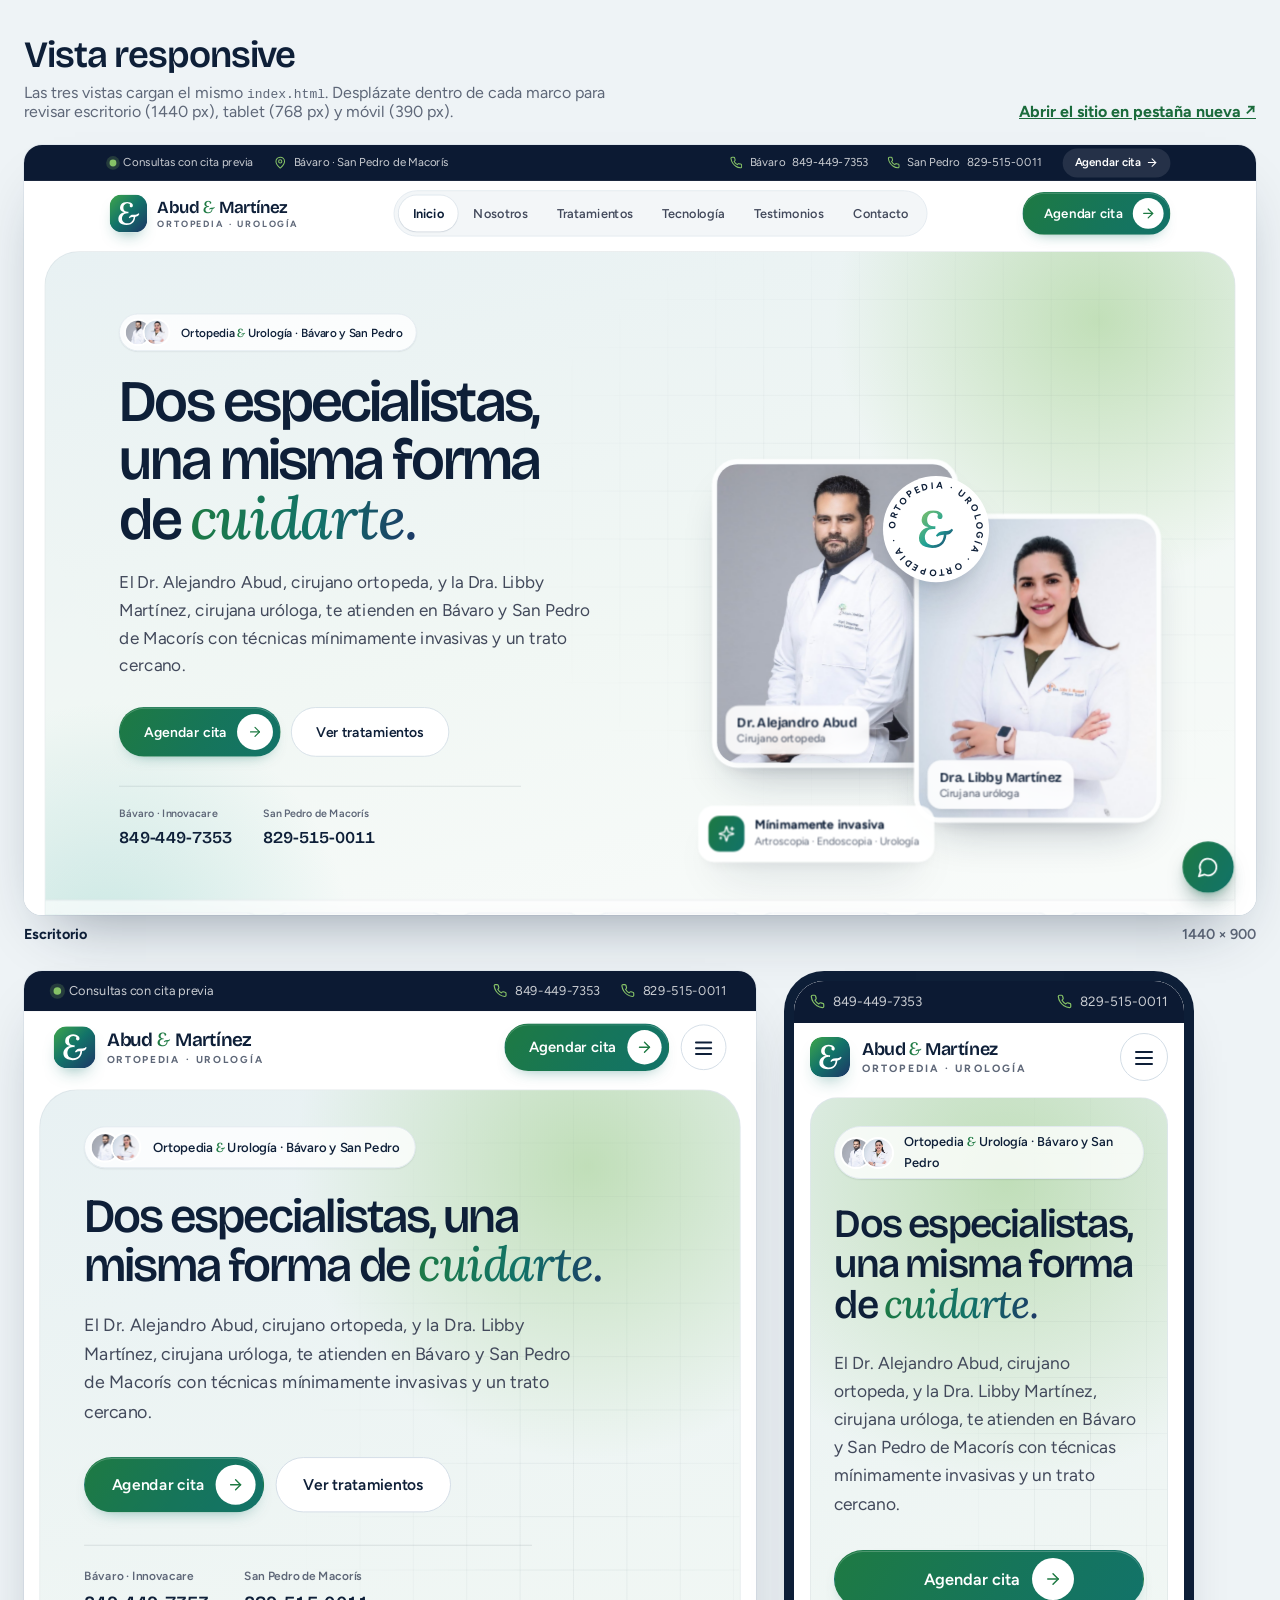
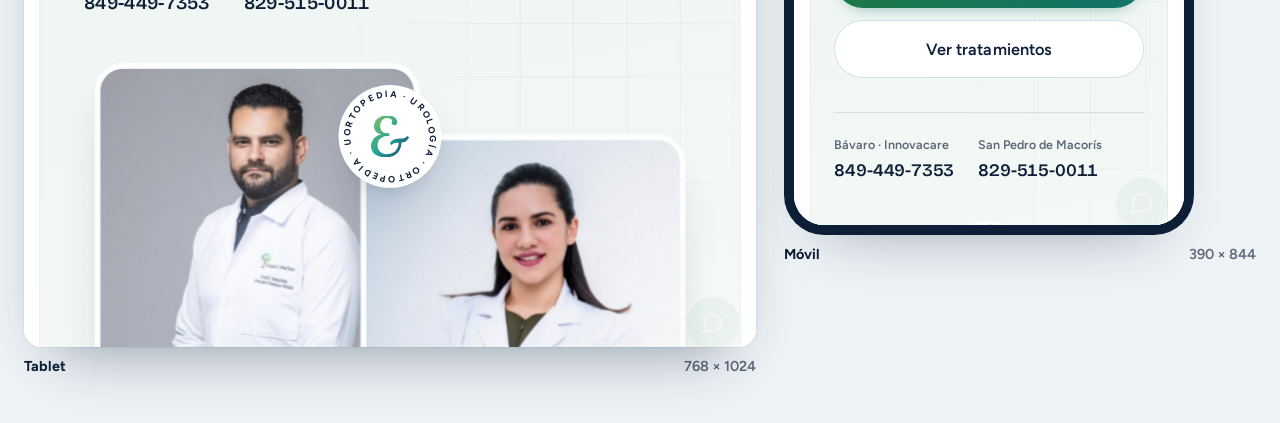
<file: vista-responsive.html>
<!doctype html>
<html lang="es">
<head>
  <meta charset="utf-8">
  <meta name="viewport" content="width=device-width, initial-scale=1">
  <title>Vista responsive · Abud &amp; Martínez</title>
  <link rel="icon" href="images/favicon.svg" type="image/svg+xml">
  <link rel="preconnect" href="https://fonts.googleapis.com">
  <link rel="preconnect" href="https://fonts.gstatic.com" crossorigin>
  <link rel="stylesheet" href="https://fonts.googleapis.com/css2?family=Bricolage+Grotesque:opsz,wght@12..96,500..650&amp;family=Figtree:wght@400;500;600;700&amp;display=swap">
  <style>
    :root { color-scheme: light; --tinta: #0E1F38; --gris: #5E6778; --linea: #E2E9EF; --fondo: #EEF3F6; --verde: #1B6B3C; }
    * { box-sizing: border-box; }
    body { margin: 0; background: var(--fondo); color: var(--tinta); font-family: "Figtree", system-ui, sans-serif; }
    header { display: flex; flex-wrap: wrap; align-items: end; justify-content: space-between; gap: 12px 24px; max-width: 1480px; margin: 0 auto; padding: 32px 24px 16px; }
    h1 { margin: 0; font-family: "Bricolage Grotesque", system-ui, sans-serif; font-weight: 600; font-size: clamp(1.6rem, 1.2rem + 1.4vw, 2.4rem); letter-spacing: -0.03em; }
    header p { margin: 6px 0 0; color: var(--gris); max-width: 60ch; }
    header a { color: var(--verde); font-weight: 700; }
    .devices { display: grid; grid-template-columns: minmax(0, 1fr) minmax(0, 1fr); gap: 28px; max-width: 1480px; margin: 0 auto; padding: 8px 24px 48px; }
    .dev { margin: 0; display: grid; gap: 10px; align-content: start; }
    .dev--desk { grid-column: 1 / -1; }
    .dev__screen { position: relative; overflow: hidden; border-radius: 18px; background: #fff; box-shadow: 0 30px 60px -30px rgba(14, 31, 56, .45), 0 0 0 1px var(--linea); }
    .dev--mob .dev__screen { border-radius: 30px; box-shadow: 0 30px 60px -30px rgba(14, 31, 56, .45), 0 0 0 10px #0E1F38; margin: 10px; }
    .dev iframe { position: absolute; left: 0; top: 0; border: 0; transform-origin: 0 0; background: #fff; }
    figcaption { display: flex; justify-content: space-between; font-size: .9rem; font-weight: 600; color: var(--gris); }
    figcaption b { color: var(--tinta); }
    .row2 { display: grid; grid-template-columns: minmax(0, 1.55fr) minmax(0, 1fr); gap: 28px; grid-column: 1 / -1; align-items: start; }
    @media (max-width: 900px) { .row2 { grid-template-columns: minmax(0, 1fr); } }
  </style>
</head>
<body>
  <header>
    <div>
      <h1>Vista responsive</h1>
      <p>Las tres vistas cargan el mismo <code>index.html</code>. Desplázate dentro de cada marco para revisar escritorio (1440 px), tablet (768 px) y móvil (390 px).</p>
    </div>
    <a href="index.html" target="_blank" rel="noopener">Abrir el sitio en pestaña nueva ↗</a>
  </header>
  <main class="devices">
    <figure class="dev dev--desk" data-w="1440" data-h="900">
      <div class="dev__screen"><iframe src="index.html?embed" title="Vista de escritorio, 1440 px" loading="eager"></iframe></div>
      <figcaption><b>Escritorio</b><span>1440 × 900</span></figcaption>
    </figure>
    <div class="row2">
      <figure class="dev dev--tab" data-w="768" data-h="1024">
        <div class="dev__screen"><iframe src="index.html?embed" title="Vista de tablet, 768 px" loading="lazy"></iframe></div>
        <figcaption><b>Tablet</b><span>768 × 1024</span></figcaption>
      </figure>
      <figure class="dev dev--mob" data-w="390" data-h="844">
        <div class="dev__screen"><iframe src="index.html?embed" title="Vista móvil, 390 px" loading="lazy"></iframe></div>
        <figcaption><b>Móvil</b><span>390 × 844</span></figcaption>
      </figure>
    </div>
  </main>
  <script>
    (() => {
      const fit = () => {
        document.querySelectorAll('.dev').forEach((dev) => {
          const w = Number(dev.dataset.w);
          const h = Number(dev.dataset.h);
          const screen = dev.querySelector('.dev__screen');
          const frame = dev.querySelector('iframe');
          const maxW = dev.classList.contains('dev--mob') ? Math.min(screen.parentElement.clientWidth - 20, 390) : screen.parentElement.clientWidth;
          const s = Math.min(1, maxW / w);
          frame.style.width = `${w}px`;
          frame.style.height = `${h}px`;
          frame.style.transform = `scale(${s})`;
          screen.style.width = `${Math.round(w * s)}px`;
          screen.style.height = `${Math.round(h * s)}px`;
        });
      };
      window.addEventListener('resize', fit);
      fit();
    })();
  </script>
</body>
</html>
</file>
<file: styles.css>
/* ==========================================================================
   Abud & Martínez — Ortopedia y Urología
   Prototipo de alta fidelidad · WebDom · septiembre 2026
   Paleta tomada de Innovacare Internacional Center (verdes, teal) y del
   gráfico del Dr. Alejandro Abud (verde salvia → teal → azul noche).
   ========================================================================== */

/* 1. Tokens ---------------------------------------------------------------- */
:root {
  color-scheme: light;

  /* Verdes Innovacare */
  --verde-900: #0E3B24;
  --verde-700: #1B6B3C;   /* texto verde sobre claro (AA 6.5:1) */
  --verde-600: #1E7A43;   /* botón principal (AA 5.4:1 con blanco) */
  --verde-500: #2E9A57;
  --verde-400: #3FA64A;   /* verde del logo Innovacare, solo decorativo */
  --verde-300: #86C267;   /* acentos sobre azul noche (8.2:1) */
  --verde-200: #BFE0B0;
  --verde-100: #E3F2E4;
  --verde-50:  #F1F8F2;
  --lima:      #A5C47B;

  /* Teal (extremo del degradado Innovacare) */
  --teal-700: #145F5C;
  --teal-600: #127369;
  --teal-500: #1FA196;
  --teal-100: #DDF1EE;

  /* Azules del gráfico del Dr. Abud */
  --azul-900: #0C1A33;
  --azul-800: #15284D;
  --azul-700: #1D3566;
  --azul-600: #29466F;
  --salvia:   #467057;

  /* Neutros con sesgo azul-verde */
  --tinta:   #0E1F38;     /* títulos */
  --pizarra: #42495B;     /* texto (9:1) */
  --gris:    #5E6778;     /* texto secundario (5.7:1) */
  --linea:   #E2E9EF;
  --linea-2: #D3DDE6;
  --niebla:  #F2F6F8;
  --niebla-2:#E8EFF3;
  --menta:   #EFF7F1;
  --blanco:  #FFFFFF;

  /* Estados semánticos (fuera de la marca) */
  --error:      #B42318;
  --error-bg:   #FEF1F0;
  --pendiente:  #8A5A00;
  --pendiente-bg: #FFF6E0;
  --pendiente-borde: #E7C36B;

  /* Degradados de marca */
  --grad-marca: linear-gradient(150deg, #4E8062 0%, #2E6461 30%, #1F4A68 62%, #1B3163 100%);
  --grad-marca-deep: linear-gradient(150deg, #356349 0%, #28585A 32%, #1D4565 64%, #192E5E 100%);
  --verde-bruma: #C8E6B0;   /* acento claro sobre el degradado (5:1) */
  --grad-cta:   linear-gradient(120deg, #1E7A43 0%, #16755A 55%, #127369 100%);
  --grad-cta-hover: linear-gradient(120deg, #186A39 0%, #11664E 55%, #0E615A 100%);
  --grad-innova: linear-gradient(100deg, #52AA8B 0%, #8FC07C 50%, #23A796 100%);
  --grad-amp:   linear-gradient(135deg, #86C267 0%, #1FA196 55%, #1D3566 100%);

  /* Tipografía */
  --f-display: "Bricolage Grotesque", ui-sans-serif, system-ui, -apple-system, "Segoe UI", Roboto, Helvetica, Arial, sans-serif;
  --f-body: "Figtree", ui-sans-serif, system-ui, -apple-system, "Segoe UI", Roboto, Helvetica, Arial, sans-serif;
  --f-serif: "Lora", Georgia, "Times New Roman", serif;

  --fs-xs: 0.78rem;
  --fs-sm: 0.875rem;
  --fs-base: 1rem;
  --fs-md: 1.0625rem;
  --fs-lg: clamp(1.08rem, 1rem + 0.35vw, 1.25rem);
  --fs-h4: 1.2rem;
  --fs-h3: clamp(1.35rem, 1.15rem + 0.8vw, 1.7rem);
  --fs-h2: clamp(2rem, 1.35rem + 2.4vw, 3.3rem);
  --fs-h1: clamp(2.5rem, 1.6rem + 3.2vw, 4.3rem);

  /* Espaciado (base 4 px) */
  --s-1: 4px;  --s-2: 8px;  --s-3: 12px; --s-4: 16px; --s-5: 24px;
  --s-6: 32px; --s-7: 48px; --s-8: 64px; --s-9: 96px; --s-10: 128px;
  --section-y: clamp(76px, 4rem + 4vw, 136px);
  --container: 1240px;
  --gutter: clamp(16px, 4vw, 40px);

  /* Radios */
  --r-xs: 8px; --r-sm: 12px; --r-md: 18px; --r-lg: 24px; --r-xl: 32px; --r-2xl: 40px; --r-pill: 999px;

  /* Sombras */
  --sh-1: 0 1px 2px rgba(14, 31, 56, .06), 0 1px 1px rgba(14, 31, 56, .04);
  --sh-2: 0 10px 28px -14px rgba(14, 31, 56, .22), 0 2px 6px rgba(14, 31, 56, .05);
  --sh-3: 0 28px 56px -26px rgba(14, 31, 56, .32), 0 10px 20px -10px rgba(14, 31, 56, .10);
  --sh-verde: 0 16px 30px -14px rgba(18, 115, 105, .55), 0 4px 10px -4px rgba(30, 122, 67, .35);
  --ring: 0 0 0 3px var(--blanco), 0 0 0 6px var(--verde-300);

  /* Movimiento */
  --ease-out: cubic-bezier(.22, 1, .36, 1);
  --ease-in-out: cubic-bezier(.65, 0, .35, 1);
  --ease-spring: cubic-bezier(.34, 1.36, .64, 1);
  --dur-1: 160ms; --dur-2: 260ms; --dur-3: 420ms; --dur-4: 700ms; --dur-5: 1000ms;

  --nav-h: 76px;
  --safe-top: env(safe-area-inset-top, 0px);
}

/* 2. Base ------------------------------------------------------------------ */
*, *::before, *::after { box-sizing: border-box; }
html {
  -webkit-text-size-adjust: 100%;
  text-size-adjust: 100%;
  scroll-behavior: smooth;
  scroll-padding-top: calc(var(--nav-h) + 16px);
}
html.is-locked { overflow: hidden; }
body {
  margin: 0;
  background: var(--blanco);
  color: var(--pizarra);
  font-family: var(--f-body);
  font-size: var(--fs-base);
  line-height: 1.62;
  font-weight: 400;
  -webkit-font-smoothing: antialiased;
  -moz-osx-font-smoothing: grayscale;
  text-rendering: optimizeLegibility;
  overflow-x: clip;
}
img, svg, video { display: block; max-width: 100%; }
img { height: auto; }
button, input, select, textarea { font: inherit; color: inherit; }
button { cursor: pointer; background: none; border: 0; padding: 0; }
a { color: inherit; text-decoration-thickness: 1px; text-underline-offset: 3px; }
p { margin: 0; }
ul, ol { margin: 0; padding: 0; list-style: none; }
figure, blockquote { margin: 0; }
fieldset { border: 0; margin: 0; padding: 0; min-width: 0; }
legend { padding: 0; }
table { border-collapse: collapse; }
[hidden] { display: none !important; }
::selection { background: var(--verde-200); color: var(--tinta); }

h1, h2, h3, h4 {
  margin: 0;
  font-family: var(--f-display);
  color: var(--tinta);
  font-weight: 560;
  line-height: 1.04;
  text-wrap: balance;
  font-optical-sizing: auto;
}
h1 { font-size: var(--fs-h1); letter-spacing: -0.045em; }
h2, .h2 { font-size: var(--fs-h2); letter-spacing: -0.035em; line-height: 1.05; }
h3, .h3 { font-size: var(--fs-h3); letter-spacing: -0.02em; line-height: 1.15; }
h4, .h4 { font-size: var(--fs-h4); letter-spacing: -0.01em; line-height: 1.25; }

.serif {
  font-family: var(--f-serif);
  font-style: italic;
  font-weight: 500;
  letter-spacing: -0.015em;
  color: var(--verde-700);
}
.lead { font-size: var(--fs-lg); line-height: 1.6; color: var(--pizarra); max-width: 58ch; }
.muted { color: var(--gris); }
.tabular { font-variant-numeric: tabular-nums; }

:focus-visible { outline: 3px solid var(--verde-300); outline-offset: 3px; border-radius: 6px; }
.on-dark :focus-visible { outline-color: var(--lima); }

.sprite { position: absolute; width: 0; height: 0; overflow: hidden; }
.ico {
  width: 1.25em; height: 1.25em; flex: none;
  fill: none; stroke: currentColor; stroke-width: 1.9;
  stroke-linecap: round; stroke-linejoin: round;
}
.ico-med { fill: none; stroke: currentColor; stroke-width: 1.6; stroke-linecap: round; stroke-linejoin: round; }

.skip-link {
  position: absolute; left: 16px; top: -60px; z-index: 200;
  background: var(--tinta); color: var(--blanco); padding: 10px 16px; border-radius: var(--r-sm);
  font-weight: 600; text-decoration: none; transition: top var(--dur-2) var(--ease-out);
}
.skip-link:focus { top: calc(12px + var(--safe-top)); }
.sr-only {
  position: absolute !important; width: 1px; height: 1px; padding: 0; margin: -1px;
  overflow: hidden; clip: rect(0 0 0 0); white-space: nowrap; border: 0;
}

/* 3. Layout ---------------------------------------------------------------- */
.container {
  width: 100%;
  max-width: calc(var(--container) + var(--gutter) * 2);
  margin-inline: auto;
  padding-inline: var(--gutter);
}
.section { padding-block: var(--section-y); position: relative; }
.section--mist { background: var(--niebla); }
.section--mint { background: var(--menta); }

.section-head { display: grid; gap: var(--s-5); margin-bottom: clamp(36px, 4vw, 64px); }
.section-head--split {
  grid-template-columns: minmax(0, 1.25fr) minmax(0, 1fr);
  align-items: end;
  column-gap: clamp(24px, 6vw, 96px);
}
.section-head--split .lead { justify-self: end; }
.section-head--center { justify-items: center; text-align: center; }
.section-head--center .lead { margin-inline: auto; }
.section-head h2 { max-width: 18ch; }
.section-head--center h2 { max-width: 20ch; }

/* Eyebrow: etiqueta de sección con punto y trazo */
.eyebrow {
  display: inline-flex; align-items: center; gap: 10px;
  font-size: 0.76rem; font-weight: 700; letter-spacing: 0.16em; text-transform: uppercase;
  color: var(--verde-700);
  margin-bottom: 14px;
}
.eyebrow::before {
  content: ""; width: 8px; height: 8px; border-radius: 50%;
  background: var(--grad-innova); box-shadow: 0 0 0 4px rgba(63, 166, 74, .14);
}
.eyebrow::after { content: ""; width: 36px; height: 1px; background: currentColor; opacity: .45; }
.eyebrow--light { color: var(--verde-300); }
.eyebrow--light::before { box-shadow: 0 0 0 4px rgba(134, 194, 103, .18); }
.section-head--center .eyebrow { justify-self: center; }

/* 4. Botones — 7 estados: normal, hover, active, focus, loading, success, disabled */
.btn {
  --btn-h: 50px;
  --btn-bg: var(--blanco);
  --btn-fg: var(--tinta);
  --btn-bd: var(--linea-2);
  --btn-icon-bg: var(--niebla);
  --btn-icon-fg: var(--tinta);
  position: relative;
  display: inline-flex; align-items: center; justify-content: center; gap: 12px;
  min-height: var(--btn-h);
  padding: 0 24px;
  border-radius: var(--r-pill);
  border: 1px solid var(--btn-bd);
  background: var(--btn-bg);
  color: var(--btn-fg);
  font-family: var(--f-body);
  font-size: 0.97rem; font-weight: 600; letter-spacing: 0.005em; line-height: 1;
  text-decoration: none; white-space: nowrap;
  cursor: pointer;
  isolation: isolate;
  transition:
    transform var(--dur-2) var(--ease-out),
    box-shadow var(--dur-2) var(--ease-out),
    background-color var(--dur-2) var(--ease-out),
    border-color var(--dur-2) var(--ease-out),
    color var(--dur-2) var(--ease-out);
  -webkit-tap-highlight-color: transparent;
}
.btn:has(.btn__icon) { padding-right: 7px; }
.btn__label { position: relative; transition: opacity var(--dur-1) linear; }
.btn__icon {
  display: grid; place-items: center;
  width: 36px; height: 36px; border-radius: 50%;
  background: var(--btn-icon-bg); color: var(--btn-icon-fg);
  transition: transform var(--dur-3) var(--ease-spring), background-color var(--dur-2);
  overflow: hidden;
}
.btn__icon .ico { width: 18px; height: 18px; transition: transform var(--dur-3) var(--ease-out); }
.btn--lg { --btn-h: 58px; font-size: 1.02rem; padding-inline: 28px; }
.btn--lg:has(.btn__icon) { padding-right: 8px; }
.btn--lg .btn__icon { width: 42px; height: 42px; }
.btn--sm { --btn-h: 42px; font-size: 0.9rem; padding-inline: 18px; }
.btn--sm .btn__icon { width: 30px; height: 30px; }
.btn--block { width: 100%; }

.btn--primary {
  --btn-fg: var(--blanco); --btn-bd: transparent;
  --btn-icon-bg: var(--blanco); --btn-icon-fg: var(--verde-600);
  background: var(--grad-cta);
  box-shadow: 0 1px 0 rgba(255, 255, 255, .22) inset, 0 8px 18px -12px rgba(18, 115, 105, .7);
}
.btn--primary::before {
  content: ""; position: absolute; inset: 0; border-radius: inherit; z-index: -1;
  background: var(--grad-cta-hover); opacity: 0; transition: opacity var(--dur-2) var(--ease-out);
}
.btn--ghost { --btn-bg: var(--blanco); --btn-bd: var(--linea-2); }
.btn--dark { --btn-bg: var(--tinta); --btn-fg: var(--blanco); --btn-bd: transparent; --btn-icon-bg: var(--verde-300); --btn-icon-fg: var(--tinta); }
.btn--light { --btn-bg: var(--blanco); --btn-fg: var(--tinta); --btn-bd: transparent; --btn-icon-bg: var(--grad-cta); --btn-icon-fg: var(--blanco); }
.btn--light .btn__icon { background: var(--grad-cta); }
.btn--outline-light { --btn-bg: transparent; --btn-fg: var(--blanco); --btn-bd: rgba(255, 255, 255, .42); --btn-icon-bg: rgba(255, 255, 255, .14); --btn-icon-fg: var(--blanco); }

/* Hover */
@media (hover: hover) {
  .btn:hover, .btn.is-hover { transform: translateY(-2px); box-shadow: var(--sh-2); }
  .btn:hover .btn__icon .ico, .btn.is-hover .btn__icon .ico { transform: translateX(3px); }
  .btn:hover .btn__icon, .btn.is-hover .btn__icon { transform: scale(1.06); }
  .btn--primary:hover, .btn--primary.is-hover { box-shadow: var(--sh-verde); }
  .btn--primary:hover::before, .btn--primary.is-hover::before { opacity: 1; }
  .btn--ghost:hover, .btn--ghost.is-hover { --btn-bd: var(--verde-600); --btn-fg: var(--verde-700); --btn-icon-bg: var(--verde-100); --btn-icon-fg: var(--verde-700); }
  .btn--outline-light:hover, .btn--outline-light.is-hover { --btn-bg: rgba(255, 255, 255, .1); --btn-bd: rgba(255, 255, 255, .8); }
  .btn--dark:hover, .btn--dark.is-hover { --btn-bg: var(--azul-800); }
}
/* Active */
.btn:active, .btn.is-active { transform: translateY(0) scale(.97); box-shadow: var(--sh-1); transition-duration: 80ms; }
/* Focus */
.btn:focus-visible, .btn.is-focus { outline: none; box-shadow: var(--ring); }
.on-dark .btn:focus-visible, .on-dark .btn.is-focus { box-shadow: 0 0 0 3px var(--azul-900), 0 0 0 6px var(--lima); }
/* Loading */
.btn.is-loading { pointer-events: none; cursor: progress; }
.btn__icon { position: relative; }
.btn.is-loading .btn__icon .ico { opacity: 0; }
.btn.is-loading .btn__icon::after {
  content: ""; position: absolute; inset: 26%;
  border-radius: 50%; border: 2.5px solid currentColor; border-right-color: transparent;
  animation: spin .8s linear infinite;
}
.btn.is-loading:not(:has(.btn__icon)) .btn__label { opacity: 0; }
.btn.is-loading:not(:has(.btn__icon))::after {
  content: ""; position: absolute; left: 50%; top: 50%;
  width: 20px; height: 20px; margin: -10px 0 0 -10px;
  border-radius: 50%; border: 2.5px solid currentColor; border-right-color: transparent;
  animation: spin .8s linear infinite;
}
/* Success */
.btn.is-success { --btn-fg: var(--blanco); --btn-bd: transparent; background: var(--verde-700); pointer-events: none; }
.btn.is-success::before { opacity: 0; }
.btn.is-success .btn__icon { background: var(--blanco); color: var(--verde-700); animation: pop var(--dur-3) var(--ease-spring); }
/* Disabled */
.btn:disabled, .btn[aria-disabled="true"], .btn.is-disabled {
  --btn-fg: #7C8797; --btn-bd: transparent; --btn-icon-bg: #E6ECF1; --btn-icon-fg: #9AA5B4;
  background: #E3E9EE; box-shadow: none; transform: none; cursor: not-allowed;
}
.btn:disabled::before, .btn[aria-disabled="true"]::before, .btn.is-disabled::before { opacity: 0; }

/* Botón de icono (circular) */
.icon-btn {
  display: inline-grid; place-items: center;
  width: 48px; height: 48px; border-radius: 50%;
  border: 1px solid var(--linea-2); background: var(--blanco); color: var(--tinta);
  transition: transform var(--dur-2) var(--ease-out), background-color var(--dur-2), border-color var(--dur-2), color var(--dur-2), box-shadow var(--dur-2);
}
.icon-btn .ico { width: 20px; height: 20px; }
@media (hover: hover) {
  .icon-btn:hover { transform: translateY(-2px); border-color: var(--verde-600); color: var(--verde-700); box-shadow: var(--sh-2); }
}
.icon-btn:active { transform: scale(.94); }
.icon-btn:disabled { opacity: .38; cursor: not-allowed; transform: none; box-shadow: none; }
.icon-btn--dark { background: rgba(255, 255, 255, .08); border-color: rgba(255, 255, 255, .22); color: var(--blanco); }
@media (hover: hover) { .icon-btn--dark:hover { background: rgba(255, 255, 255, .16); border-color: rgba(255, 255, 255, .6); color: var(--blanco); } }

/* Enlace con flecha */
.link-arrow {
  display: inline-flex; align-items: center; gap: 8px;
  font-weight: 600; color: var(--verde-700); text-decoration: none;
}
.link-arrow .ico { width: 18px; height: 18px; transition: transform var(--dur-2) var(--ease-out); }
@media (hover: hover) { .link-arrow:hover .ico { transform: translateX(4px); } .link-arrow:hover { text-decoration: underline; } }

/* 5. Chips, etiquetas y placeholders ------------------------------------------------ */
.chips { display: flex; flex-wrap: wrap; gap: 8px; }
.chip {
  display: inline-flex; align-items: center; gap: 8px;
  padding: 7px 14px; border-radius: var(--r-pill);
  background: var(--niebla); color: var(--tinta);
  font-size: 0.875rem; font-weight: 500; line-height: 1.2;
  border: 1px solid transparent;
}
.chip .ico { width: 16px; height: 16px; color: var(--verde-700); }
.chip--line { background: var(--blanco); border-color: var(--linea); }
.chip--green { background: var(--verde-100); color: var(--verde-900); }
.chip--dark { background: rgba(255, 255, 255, .08); color: var(--blanco); border-color: rgba(255, 255, 255, .14); }

.tag {
  display: inline-flex; align-items: center; gap: 6px;
  padding: 5px 10px; border-radius: var(--r-pill);
  font-size: 0.72rem; font-weight: 700; letter-spacing: .08em; text-transform: uppercase;
  background: var(--verde-100); color: var(--verde-700);
}
.tag--uro { background: var(--teal-100); color: var(--teal-700); }

/* Dato por confirmar: visible, honesto y fácil de encontrar */
.tbc {
  display: inline-flex; align-items: center; gap: 6px;
  padding: 1px 9px; border-radius: 6px;
  background: var(--pendiente-bg); color: var(--pendiente);
  border: 1px dashed var(--pendiente-borde);
  font-family: var(--f-body); font-size: 0.82em; font-weight: 600; letter-spacing: 0; line-height: 1.5;
  white-space: nowrap; vertical-align: 0.08em;
}
.tbc--block { white-space: normal; display: inline; padding: 2px 8px; }
.on-dark .tbc { background: rgba(255, 246, 224, .1); color: #F3D48A; border-color: rgba(231, 195, 107, .55); }

/* 6. Medios: imagen con zoom máximo 3 %, brillo y overlay --------------------------- */
.media { position: relative; overflow: hidden; border-radius: var(--r-xl); background: var(--niebla-2); isolation: isolate; }
.media img { width: 100%; height: 100%; object-fit: cover; transition: transform var(--dur-4) var(--ease-out), filter var(--dur-4) var(--ease-out); }
.media::after {
  content: ""; position: absolute; inset: 0; pointer-events: none;
  background: linear-gradient(180deg, rgba(12, 26, 51, 0) 55%, rgba(12, 26, 51, .35) 100%);
  opacity: 0; transition: opacity var(--dur-3) var(--ease-out);
}
@media (hover: hover) {
  .media--hover:hover img { transform: scale(1.03); filter: brightness(1.04) saturate(1.03); }
  .media--hover:hover::after { opacity: 1; }
}
/* Blur → nítido al cargar (solo con JS activo) */
.js .media img.is-pending { filter: blur(14px); transform: scale(1.04); }
.js .media img.is-ready { filter: none; transform: none; transition: filter 900ms var(--ease-out), transform 1100ms var(--ease-out); }

/* 7. Tarjetas base -------------------------------------------------------------------- */
.card {
  position: relative;
  background: var(--blanco);
  border: 1px solid var(--linea);
  border-radius: var(--r-lg);
  padding: clamp(20px, 2.4vw, 32px);
}

/* 8. Formularios --------------------------------------------------------------------- */
.field { display: grid; gap: 8px; align-content: start; }
.field__label { font-size: 0.9rem; font-weight: 600; color: var(--tinta); display: flex; gap: 6px; align-items: baseline; flex-wrap: wrap; }
.field__label small { font-weight: 500; color: var(--gris); font-size: 0.8rem; }
.field__hint { font-size: 0.82rem; color: var(--gris); }
.input, .select {
  width: 100%; min-height: 52px;
  padding: 12px 16px;
  border-radius: var(--r-sm);
  border: 1.5px solid var(--linea-2);
  background: var(--blanco);
  color: var(--tinta);
  font-size: 1rem;
  transition: border-color var(--dur-2), box-shadow var(--dur-2), background-color var(--dur-2);
  appearance: none; -webkit-appearance: none;
}
.input::placeholder { color: #8A94A3; }
.select {
  padding-right: 44px;
  background-image: url("data:image/svg+xml,%3Csvg xmlns='http://www.w3.org/2000/svg' viewBox='0 0 24 24' fill='none' stroke='%230E1F38' stroke-width='2' stroke-linecap='round' stroke-linejoin='round'%3E%3Cpath d='m6 9 6 6 6-6'/%3E%3C/svg%3E");
  background-repeat: no-repeat; background-position: right 14px center; background-size: 18px;
}
@media (hover: hover) { .input:hover, .select:hover { border-color: #B5C3CF; } }
.input:focus, .select:focus, .input.is-focus { outline: none; border-color: var(--verde-600); box-shadow: 0 0 0 4px rgba(30, 122, 67, .14); }
.field.is-invalid .input, .field.is-invalid .select, .input.is-invalid { border-color: var(--error); background: var(--error-bg); }
.field.is-invalid .input:focus, .field.is-invalid .select:focus { box-shadow: 0 0 0 4px rgba(180, 35, 24, .14); }
.field.is-valid .input { border-color: var(--verde-500); background-image: url("data:image/svg+xml,%3Csvg xmlns='http://www.w3.org/2000/svg' viewBox='0 0 24 24' fill='none' stroke='%231E7A43' stroke-width='2.4' stroke-linecap='round' stroke-linejoin='round'%3E%3Cpath d='M20 6 9 17l-5-5'/%3E%3C/svg%3E"); background-repeat: no-repeat; background-position: right 14px center; background-size: 18px; padding-right: 44px; }
.input:disabled, .select:disabled { background: #EEF2F5; color: #8A94A3; border-color: var(--linea); cursor: not-allowed; }
.field__error {
  display: flex; gap: 6px; align-items: flex-start;
  font-size: 0.84rem; font-weight: 600; color: var(--error);
}
.field__error .ico { width: 16px; height: 16px; margin-top: 2px; }
.field__error:empty { display: none; }
.shake { animation: shake .36s var(--ease-out); }

/* Opciones tipo tarjeta (radio) */
.choice-grid { display: grid; gap: 12px; grid-template-columns: repeat(2, minmax(0, 1fr)); }
.choice { position: relative; display: block; cursor: pointer; }
.choice input { position: absolute; opacity: 0; inset: 0; margin: 0; cursor: pointer; }
.choice__box {
  display: flex; align-items: center; gap: 12px;
  min-height: 64px; height: 100%;
  padding: 12px 14px;
  border-radius: var(--r-md);
  border: 1.5px solid var(--linea-2);
  background: var(--blanco);
  transition: border-color var(--dur-2), box-shadow var(--dur-2), background-color var(--dur-2), transform var(--dur-2) var(--ease-out);
}
.choice__box img { width: 44px; height: 44px; border-radius: 50%; object-fit: cover; object-position: 50% 18%; flex: none; }
.choice__box .ico-wrap { width: 40px; height: 40px; border-radius: 12px; display: grid; place-items: center; background: var(--niebla); color: var(--verde-700); flex: none; }
.choice__box .ico-wrap .ico { width: 20px; height: 20px; }
.choice__text { display: grid; line-height: 1.3; }
.choice__text strong { color: var(--tinta); font-weight: 650; font-size: 0.95rem; }
.choice__text span { color: var(--gris); font-size: 0.82rem; }
.choice__check {
  margin-left: auto; width: 22px; height: 22px; border-radius: 50%; flex: none;
  border: 1.5px solid var(--linea-2); display: grid; place-items: center; color: transparent;
  transition: all var(--dur-2) var(--ease-out);
}
.choice__check .ico { width: 14px; height: 14px; stroke-width: 3; }
@media (hover: hover) { .choice:hover .choice__box { border-color: #AFC0CD; } }
.choice input:focus-visible + .choice__box { box-shadow: var(--ring); }
.choice input:checked + .choice__box { border-color: var(--verde-600); background: var(--verde-50); box-shadow: 0 8px 20px -14px rgba(30, 122, 67, .6); }
.choice input:checked + .choice__box .choice__check { background: var(--verde-600); border-color: var(--verde-600); color: var(--blanco); }
.choice input:checked + .choice__box .ico-wrap { background: var(--verde-600); color: var(--blanco); }
.field.is-invalid .choice__box { border-color: #E3A39D; }

/* Segmentado (sí / no, mañana / tarde) */
.segmented { display: inline-grid; grid-auto-flow: column; grid-auto-columns: 1fr; gap: 4px; padding: 4px; border-radius: var(--r-pill); background: var(--niebla); border: 1px solid var(--linea); }
.segmented label { position: relative; cursor: pointer; }
.segmented input { position: absolute; opacity: 0; inset: 0; margin: 0; cursor: pointer; }
.segmented span {
  display: flex; align-items: center; justify-content: center; gap: 6px;
  min-height: 42px; padding: 0 18px; border-radius: var(--r-pill);
  font-weight: 600; font-size: 0.92rem; color: var(--gris);
  transition: background-color var(--dur-2), color var(--dur-2), box-shadow var(--dur-2);
}
.segmented input:checked + span { background: var(--blanco); color: var(--tinta); box-shadow: var(--sh-1), 0 0 0 1px var(--linea); }
.segmented input:focus-visible + span { box-shadow: var(--ring); }

/* Casilla de verificación */
.check { display: flex; gap: 12px; align-items: flex-start; cursor: pointer; font-size: 0.92rem; line-height: 1.5; }
.check input { position: absolute; opacity: 0; width: 1px; height: 1px; }
.check__box {
  width: 22px; height: 22px; flex: none; margin-top: 1px; border-radius: 7px;
  border: 1.5px solid var(--linea-2); background: var(--blanco);
  display: grid; place-items: center; color: transparent;
  transition: all var(--dur-2) var(--ease-out);
}
.check__box .ico { width: 14px; height: 14px; stroke-width: 3; }
.check input:checked + .check__box { background: var(--verde-600); border-color: var(--verde-600); color: var(--blanco); }
.check input:focus-visible + .check__box { box-shadow: var(--ring); }
.field.is-invalid .check__box { border-color: var(--error); background: var(--error-bg); }

/* 9. Barra superior ------------------------------------------------------------------ */
.topbar { background: var(--azul-900); color: rgba(255, 255, 255, .78); font-size: 0.84rem; }
.topbar__in { display: flex; align-items: center; gap: 24px; min-height: 42px; }
.topbar__item { display: inline-flex; align-items: center; gap: 8px; color: inherit; text-decoration: none; white-space: nowrap; }
.topbar__item .ico { width: 15px; height: 15px; color: var(--verde-300); }
a.topbar__item { transition: color var(--dur-2); }
a.topbar__item:hover { color: var(--blanco); }
.topbar__status .dot { width: 8px; height: 8px; border-radius: 50%; background: var(--verde-300); box-shadow: 0 0 0 4px rgba(134, 194, 103, .2); animation: pulseDot 2.6s ease-in-out infinite; }
.topbar__phones { display: flex; gap: 22px; margin-left: auto; }
.topbar__cta {
  display: inline-flex; align-items: center; gap: 6px;
  padding: 6px 14px; border-radius: var(--r-pill);
  background: rgba(255, 255, 255, .1); color: var(--blanco);
  font-weight: 600; text-decoration: none;
  transition: background-color var(--dur-2);
}
.topbar__cta .ico { width: 15px; height: 15px; transition: transform var(--dur-2) var(--ease-out); }
.topbar__cta:hover { background: rgba(255, 255, 255, .18); }
.topbar__cta:hover .ico { transform: translateX(3px); }

/* 10. Navegación ---------------------------------------------------------------------- */
.nav {
  position: sticky; top: var(--safe-top); z-index: 60;
  transition: background-color var(--dur-3) var(--ease-out), box-shadow var(--dur-3) var(--ease-out);
}
.nav__in { display: flex; align-items: center; gap: 20px; height: var(--nav-h); }
.nav.is-scrolled {
  background: rgba(255, 255, 255, .84);
  -webkit-backdrop-filter: saturate(1.4) blur(14px);
  backdrop-filter: saturate(1.4) blur(14px);
  box-shadow: 0 1px 0 rgba(14, 31, 56, .06), 0 12px 32px -24px rgba(14, 31, 56, .35);
}
.brand { display: inline-flex; align-items: center; gap: 12px; color: var(--tinta); text-decoration: none; flex: none; }
.brand__mark { width: 44px; height: 44px; border-radius: 14px; box-shadow: 0 10px 20px -12px rgba(18, 115, 105, .9); transition: transform var(--dur-4) var(--ease-spring); }
@media (hover: hover) { .brand:hover .brand__mark { transform: rotate(-7deg) scale(1.05); } }
.brand__text { display: grid; line-height: 1.05; }
.brand__name { font-family: var(--f-display); font-weight: 620; font-size: 1.24rem; letter-spacing: -0.025em; }
.brand__name em { font-family: var(--f-serif); font-style: italic; font-weight: 500; color: var(--verde-600); padding-inline: 0.04em; }
.brand__sub { margin-top: 4px; font-size: 0.66rem; font-weight: 700; letter-spacing: 0.2em; text-transform: uppercase; color: var(--gris); }

.nav__menu { margin-inline: auto; }
.nav__links {
  position: relative; display: flex; gap: 2px; padding: 5px;
  border-radius: var(--r-pill); background: rgba(242, 246, 248, .9); border: 1px solid var(--linea);
}
.nav__links a {
  position: relative; z-index: 1; display: block;
  padding: 9px 16px; border-radius: var(--r-pill);
  font-size: 0.93rem; font-weight: 560; color: var(--pizarra); text-decoration: none;
  transition: color var(--dur-2);
}
.nav__links a:hover, .nav__links a.is-active { color: var(--tinta); }
.nav__links a.is-active { font-weight: 650; }
.nav__pill {
  position: absolute; z-index: 0; top: 5px; bottom: 5px; left: 0;
  width: var(--w, 0px); transform: translateX(var(--x, 0px)); opacity: var(--o, 0);
  border-radius: var(--r-pill); background: var(--blanco);
  box-shadow: var(--sh-1), 0 0 0 1px var(--linea);
  transition: transform var(--dur-3) var(--ease-out), width var(--dur-3) var(--ease-out), opacity var(--dur-2);
  pointer-events: none;
}
.nav__mobile-extra { display: none; }
.nav__cta { flex: none; }
.burger {
  display: none; position: relative; width: 48px; height: 48px; border-radius: 50%;
  border: 1px solid var(--linea-2); background: var(--blanco); flex: none;
}
.burger span {
  position: absolute; left: 14px; right: 14px; height: 2px; border-radius: 2px; background: var(--tinta);
  transition: transform var(--dur-3) var(--ease-out), opacity var(--dur-2);
}
.burger span:nth-child(1) { top: 17px; }
.burger span:nth-child(2) { top: 23px; }
.burger span:nth-child(3) { top: 29px; }
.nav.is-open .burger span:nth-child(1) { transform: translateY(6px) rotate(45deg); }
.nav.is-open .burger span:nth-child(2) { opacity: 0; }
.nav.is-open .burger span:nth-child(3) { transform: translateY(-6px) rotate(-45deg); }
.nav-scrim {
  position: fixed; inset: 0; z-index: 55; background: rgba(8, 18, 36, .42);
  opacity: 0; pointer-events: none; transition: opacity var(--dur-3) var(--ease-out);
}
.nav-scrim.is-visible { opacity: 1; pointer-events: auto; }

/* 11. Hero ---------------------------------------------------------------------------- */
.hero { padding-top: 6px; }
.hero > .container { max-width: none; padding-inline: clamp(16px, 1.7vw, 24px); }
.hero__stage {
  --pad-x: clamp(20px, 6vw, 96px);
  position: relative; isolation: isolate; overflow: hidden;
  display: grid;
  grid-template-columns: minmax(0, 1.1fr) minmax(0, .9fr);
  grid-template-areas: "copy visual" "marquee marquee";
  column-gap: clamp(24px, 3.5vw, 56px);
  padding: clamp(36px, 5vw, 72px) var(--pad-x) 0;
  border-radius: var(--r-2xl);
  background: linear-gradient(168deg, #E8F1F3 0%, #F1F7F4 52%, #FAFCFB 100%);
  border: 1px solid rgba(14, 31, 56, .05);
}
.hero__bg { position: absolute; inset: 0; z-index: -1; pointer-events: none; }
.blob { position: absolute; border-radius: 50%; }
.blob--a { width: 680px; height: 680px; right: -180px; top: -260px; background: radial-gradient(circle, rgba(134, 194, 103, .42) 0%, rgba(134, 194, 103, 0) 64%); }
.blob--b { width: 620px; height: 620px; left: -240px; bottom: -300px; background: radial-gradient(circle, rgba(31, 161, 150, .2) 0%, rgba(31, 161, 150, 0) 66%); }
.hero__grid {
  position: absolute; inset: 0;
  background-image: linear-gradient(rgba(14, 31, 56, .05) 1px, transparent 1px), linear-gradient(90deg, rgba(14, 31, 56, .05) 1px, transparent 1px);
  background-size: 56px 56px; background-position: -1px -1px;
  -webkit-mask-image: radial-gradient(ellipse 55% 65% at 76% 38%, #000 10%, transparent 72%);
  mask-image: radial-gradient(ellipse 55% 65% at 76% 38%, #000 10%, transparent 72%);
}
.hero__copy { grid-area: copy; align-self: center; position: relative; z-index: 3; padding-bottom: clamp(32px, 4vw, 56px); }
.hero__eyebrow {
  display: inline-flex; align-items: center; gap: 12px;
  padding: 5px 16px 5px 5px; margin-bottom: 26px;
  border-radius: var(--r-pill); background: rgba(255, 255, 255, .78);
  border: 1px solid var(--linea); box-shadow: var(--sh-1);
  font-size: 0.86rem; font-weight: 560; color: var(--tinta);
}
.avatars { display: flex; flex: none; }
.avatars img { width: 32px; height: 32px; border-radius: 50%; object-fit: cover; object-position: 50% 14%; border: 2px solid var(--blanco); }
.avatars img + img { margin-left: -10px; }
.amp-inline { font-family: var(--f-serif); font-style: italic; color: var(--verde-600); }
.hero__title { line-height: 0.98; hyphens: manual; }
.hero__title .w { display: inline-block; }
.hero__title .serif {
  font-weight: 500; letter-spacing: -0.02em; padding-right: 0.08em;
  background: linear-gradient(100deg, #1E7A43 0%, #127369 55%, #1D3566 100%);
  -webkit-background-clip: text; background-clip: text; color: transparent;
}
.hero__lead { margin-top: 24px; font-size: var(--fs-lg); max-width: 44ch; }
.hero__actions { display: flex; flex-wrap: wrap; gap: 12px; margin-top: 32px; }
.hero__phones {
  display: flex; flex-wrap: wrap; gap: 14px 36px;
  margin: 34px 0 0; padding-top: 22px; border-top: 1px solid rgba(14, 31, 56, .1); max-width: 470px;
}
.hero__phones div { display: grid; gap: 2px; }
.hero__phones dt { font-size: 0.78rem; font-weight: 600; color: var(--gris); }
.hero__phones dd { margin: 0; }
.hero__phones a { font-family: var(--f-display); font-size: 1.22rem; font-weight: 560; letter-spacing: -0.01em; color: var(--tinta); text-decoration: none; font-variant-numeric: tabular-nums; }
.hero__phones a:hover { color: var(--verde-700); }

.hero__visual { grid-area: visual; position: relative; align-self: end; aspect-ratio: 10 / 9.3; margin-bottom: clamp(20px, 2.5vw, 36px); }
.portrait { position: absolute; width: 55%; z-index: 1; }
.portrait--a { left: 0; top: 2%; }
.portrait--b { right: 0; top: 15%; z-index: 2; }
.portrait__float { position: relative; margin: 0; animation: floatY 7s ease-in-out infinite; }
.portrait--b .portrait__float { animation-duration: 8.4s; animation-delay: -2.2s; }
.portrait__media {
  aspect-ratio: 4 / 5; border-radius: 30px;
  border: 6px solid rgba(255, 255, 255, .92);
  box-shadow: var(--sh-3);
}
.portrait__media img { object-position: 50% 16%; }
.portrait__tag {
  position: absolute; left: 16px; bottom: 16px; z-index: 2;
  display: grid; gap: 1px; padding: 10px 14px; border-radius: 16px;
  background: rgba(255, 255, 255, .88);
  -webkit-backdrop-filter: blur(10px); backdrop-filter: blur(10px);
  box-shadow: var(--sh-2); line-height: 1.25;
}
.portrait__tag strong { font-family: var(--f-display); font-weight: 600; font-size: 0.98rem; color: var(--tinta); letter-spacing: -0.01em; }
.portrait__tag span { font-size: 0.8rem; color: var(--gris); font-weight: 500; }

.seal {
  position: absolute; z-index: 4; left: 50%; top: 6%;
  width: 124px; height: 124px; margin-left: -62px;
  display: grid; place-items: center; border-radius: 50%;
  background: var(--blanco); box-shadow: var(--sh-3);
}
.seal__ring { position: absolute; inset: 0; width: 100%; height: 100%; animation: spin 26s linear infinite; }
.seal__ring text { font-family: var(--f-body); font-size: 10.5px; font-weight: 700; letter-spacing: 0.22em; fill: var(--tinta); }
.seal__amp { width: 40px; height: 44px; fill: url(#g-amp); }
.float-card-wrap { position: absolute; z-index: 5; left: -3%; top: 85%; }
.float-card {
  display: flex; align-items: center; gap: 12px;
  padding: 12px 18px 12px 12px; border-radius: 18px;
  background: rgba(255, 255, 255, .93);
  -webkit-backdrop-filter: blur(12px); backdrop-filter: blur(12px);
  box-shadow: var(--sh-3);
  animation: floatY 6.2s ease-in-out infinite; animation-delay: -1.2s;
}
.float-card__icon { display: grid; place-items: center; width: 42px; height: 42px; border-radius: 13px; background: var(--grad-cta); color: var(--blanco); flex: none; }
.float-card__icon .ico { width: 20px; height: 20px; }
.float-card strong { display: block; font-size: 0.92rem; color: var(--tinta); font-weight: 700; line-height: 1.2; }
.float-card small { display: block; font-size: 0.78rem; color: var(--gris); }

.hero__marquee {
  grid-area: marquee; position: relative; z-index: 6;
  margin-inline: calc(var(--pad-x) * -1);
  padding: 14px 0;
  background: rgba(255, 255, 255, .66);
  border-top: 1px solid rgba(14, 31, 56, .06);
  -webkit-backdrop-filter: blur(8px); backdrop-filter: blur(8px);
}
.marquee {
  display: flex; overflow: hidden;
  -webkit-mask-image: linear-gradient(90deg, transparent, #000 6%, #000 94%, transparent);
  mask-image: linear-gradient(90deg, transparent, #000 6%, #000 94%, transparent);
}
.marquee__group { display: flex; flex: none; gap: 10px; padding-right: 10px; animation: marquee 52s linear infinite; }
@media (hover: hover) { .marquee:hover .marquee__group { animation-play-state: paused; } }
.marquee .chip { white-space: nowrap; padding: 7px 15px 7px 9px; font-size: 0.88rem; }
.marquee .chip .ico-med { width: 24px; height: 24px; color: var(--verde-700); }

/* 12. Indicadores --------------------------------------------------------------------- */
.stats { padding-block: clamp(44px, 5vw, 76px); }
.stats__grid { display: grid; grid-template-columns: repeat(4, minmax(0, 1fr)); }
.stat { padding: 6px clamp(16px, 2.6vw, 36px); border-left: 1px solid var(--linea); }
.stat:first-child { border-left: 0; padding-left: 0; }
.stat__num {
  font-family: var(--f-display); font-weight: 500;
  font-size: clamp(3rem, 2rem + 3.4vw, 4.6rem); letter-spacing: -0.05em; line-height: 1;
  font-variant-numeric: tabular-nums; color: var(--tinta);
}
.stat__num .count { background: linear-gradient(120deg, var(--tinta) 35%, var(--verde-600) 100%); -webkit-background-clip: text; background-clip: text; color: transparent; }
.stat__label { margin-top: 12px; font-size: 0.95rem; line-height: 1.45; color: var(--gris); max-width: 24ch; }

/* 13. Nosotros ------------------------------------------------------------------------ */
.about__grid { display: grid; grid-template-columns: minmax(0, 1.18fr) minmax(0, 1fr); gap: clamp(24px, 4vw, 56px); align-items: start; }
.about__photo .media { aspect-ratio: 16 / 10.2; border-radius: var(--r-2xl); }
.about__photo img { object-position: 50% 30%; }
.about__photo figcaption { display: inline-flex; align-items: center; gap: 8px; margin-top: 14px; font-size: 0.9rem; font-weight: 500; color: var(--gris); }
.about__photo figcaption .ico { width: 16px; height: 16px; color: var(--verde-700); }
.about__side { display: grid; gap: 22px; }
.about__quote {
  position: relative; overflow: hidden;
  padding: clamp(24px, 3vw, 36px); border-radius: var(--r-xl);
  background: var(--blanco); border: 1px solid var(--linea);
}
.about__quote-amp { position: absolute; right: -18px; top: -26px; width: 150px; height: 165px; fill: var(--verde-100); opacity: .8; }
.about__quote p { position: relative; font-family: var(--f-serif); font-style: italic; font-weight: 500; font-size: clamp(1.3rem, 1.1rem + .8vw, 1.7rem); line-height: 1.4; color: var(--tinta); }
.about__quote footer { position: relative; margin-top: 18px; font-size: 0.78rem; font-weight: 700; letter-spacing: 0.14em; text-transform: uppercase; color: var(--verde-700); }
.about__list { display: grid; }
.about__list li { display: flex; gap: 16px; align-items: flex-start; padding: 16px 0; border-top: 1px solid var(--linea-2); }
.about__list li:last-child { border-bottom: 1px solid var(--linea-2); }
.about__list strong { display: block; font-family: var(--f-display); font-weight: 580; font-size: 1.08rem; color: var(--tinta); letter-spacing: -0.01em; margin-bottom: 2px; }
.about__list span { font-size: 0.95rem; line-height: 1.5; }
.about__ico { display: grid; place-items: center; width: 46px; height: 46px; border-radius: 14px; flex: none; background: var(--verde-100); color: var(--verde-700); }
.about__ico .ico-med { width: 28px; height: 28px; }
.about__ico--uro { background: var(--teal-100); color: var(--teal-700); }
.about__ico--place { background: #E4EAF4; color: var(--azul-700); }

/* 14. Especialistas ------------------------------------------------------------------- */
.doctors__tabs {
  position: relative; display: flex; width: max-content; max-width: 100%; margin: 0 auto clamp(36px, 4vw, 56px);
  gap: 4px; padding: 6px; border-radius: var(--r-pill); background: var(--niebla); border: 1px solid var(--linea);
}
.doctors__tab {
  position: relative; z-index: 1; display: flex; align-items: center; gap: 12px;
  padding: 6px 22px 6px 6px; border-radius: var(--r-pill); text-align: left; color: var(--gris);
  transition: color var(--dur-2);
}
.doctors__tab img { width: 44px; height: 44px; border-radius: 50%; object-fit: cover; object-position: 50% 14%; }
.doctors__tab strong { display: block; font-size: 0.97rem; font-weight: 700; color: inherit; line-height: 1.2; }
.doctors__tab small { font-size: 0.8rem; }
.doctors__tab[aria-selected="true"] { color: var(--tinta); }
.doctors__tab[aria-selected="true"] small { color: var(--gris); }
.doctors__tab:hover { color: var(--tinta); }
.doctors__pill {
  position: absolute; z-index: 0; top: 6px; bottom: 6px; left: 0;
  width: var(--w, 0px); transform: translateX(var(--x, 0px));
  border-radius: var(--r-pill); background: var(--blanco); box-shadow: var(--sh-2);
  transition: transform var(--dur-4) var(--ease-out), width var(--dur-4) var(--ease-out);
}
.js .doctor:not(.is-active) { display: none; }
.doctor { display: grid; grid-template-columns: minmax(0, .9fr) minmax(0, 1.1fr); gap: clamp(28px, 5.5vw, 88px); align-items: center; }
.doctor:focus-visible { outline-offset: 12px; border-radius: var(--r-xl); }
.doctor.is-entering { animation: panelIn .7s var(--ease-out) both; }
.doctor.is-entering .doctor__photo-2 { animation: panelIn .8s .12s var(--ease-out) both; }
.doctor__media { position: relative; padding: 0 13% 11% 0; }
.doctor__photo { aspect-ratio: 4 / 5; border-radius: var(--r-2xl); }
.doctor__photo img { object-position: 50% 16%; }
.doctor__photo-2 { position: absolute; right: 0; bottom: 0; width: 44%; aspect-ratio: 598 / 664; border-radius: var(--r-lg); border: 6px solid var(--blanco); box-shadow: var(--sh-3); }
.doctor__photo-2--wide { width: 56%; aspect-ratio: 637 / 471; }
.doctor__name { font-size: clamp(1.9rem, 1.35rem + 1.9vw, 2.9rem); letter-spacing: -0.035em; margin: 16px 0 16px; }
.doctor__bio { font-size: var(--fs-lg); max-width: 52ch; }
.doctor__chips { margin: 22px 0 30px; }
.doctor__cols { display: grid; grid-template-columns: 1.15fr 1fr; gap: 28px; padding-top: 26px; border-top: 1px solid var(--linea); }
.doctor__h {
  display: flex; align-items: center; gap: 8px; margin-bottom: 12px;
  font-family: var(--f-body); font-size: 0.76rem; font-weight: 700; letter-spacing: 0.15em; text-transform: uppercase; color: var(--verde-700);
}
.doctor__h .ico { width: 16px; height: 16px; }
.timeline li { display: grid; grid-template-columns: 84px 1fr; gap: 12px; padding: 9px 0; border-bottom: 1px dashed var(--linea-2); font-size: 0.92rem; line-height: 1.45; }
.timeline__y { font-weight: 700; font-size: 0.84rem; color: var(--tinta); }
.doctor__more, .doctor__pending { margin-top: 12px; font-size: 0.95rem; }
.doctor__places li { display: grid; gap: 3px; padding: 9px 0; border-bottom: 1px dashed var(--linea-2); font-size: 0.92rem; line-height: 1.45; }
.doctor__places li > .tbc { justify-self: start; }
.doctor__places strong { color: var(--tinta); font-weight: 650; }
.doctor__actions { display: flex; flex-wrap: wrap; align-items: center; gap: 18px 28px; margin-top: 32px; }

/* 15. Tratamientos -------------------------------------------------------------------- */
.treatments { position: relative; isolation: isolate; overflow: hidden; padding-block: var(--section-y); color: rgba(255, 255, 255, .8); }
.treatments__bg { position: absolute; inset: 0; z-index: -1; background: var(--grad-marca-deep); }
.treatments__bg::before {
  content: ""; position: absolute; inset: 0;
  background:
    radial-gradient(circle at 96% -6%, rgba(134, 194, 103, .26), transparent 34%),
    radial-gradient(circle at 4% 100%, rgba(31, 161, 150, .28), transparent 40%);
}
.treatments__bg::after {
  content: ""; position: absolute; inset: 0; opacity: .5;
  background-image: radial-gradient(rgba(255, 255, 255, .09) 1px, transparent 1.3px);
  background-size: 22px 22px;
  -webkit-mask-image: linear-gradient(180deg, #000, transparent 70%); mask-image: linear-gradient(180deg, #000, transparent 70%);
}
.treatments__amp { position: absolute; right: -3%; bottom: -10%; width: min(44vw, 620px); height: auto; aspect-ratio: 664 / 732; fill: rgba(255, 255, 255, .05); }
.treatments h2 { color: var(--blanco); }
.treatments .serif { color: var(--verde-bruma); }
.treatments .eyebrow--light { color: var(--verde-bruma); }
.treatments .lead { color: rgba(255, 255, 255, .88); }

.filter {
  position: relative; display: inline-flex; flex-wrap: wrap; gap: 4px; padding: 5px; margin-bottom: 32px;
  border-radius: var(--r-pill); background: rgba(255, 255, 255, .1); border: 1px solid rgba(255, 255, 255, .16);
  -webkit-backdrop-filter: blur(8px); backdrop-filter: blur(8px);
}
.filter__btn {
  position: relative; z-index: 1; display: inline-flex; align-items: center; gap: 8px;
  padding: 10px 18px; border-radius: var(--r-pill);
  font-size: 0.94rem; font-weight: 600; color: rgba(255, 255, 255, .86);
  transition: color var(--dur-2);
}
.filter__btn:hover { color: var(--blanco); }
.filter__btn.is-active { color: var(--tinta); }
.filter__count {
  display: inline-grid; place-items: center; min-width: 24px; height: 22px; padding: 0 7px;
  border-radius: var(--r-pill); background: rgba(255, 255, 255, .16);
  font-size: 0.74rem; font-weight: 700; font-variant-numeric: tabular-nums;
  transition: background-color var(--dur-2), color var(--dur-2);
}
.filter__btn.is-active .filter__count { background: var(--verde-100); color: var(--verde-700); }
.filter__pill {
  position: absolute; z-index: 0; top: 5px; bottom: 5px; left: 0;
  width: var(--w, 0px); transform: translateX(var(--x, 0px));
  border-radius: var(--r-pill); background: var(--blanco); box-shadow: 0 10px 24px -12px rgba(0, 0, 0, .45);
  transition: transform var(--dur-4) var(--ease-out), width var(--dur-4) var(--ease-out);
}
.t-grid { display: grid; grid-template-columns: repeat(3, minmax(0, 1fr)); gap: 20px; }
.t-card {
  position: relative; display: flex; flex-direction: column;
  border-radius: var(--r-xl); background: var(--blanco); color: var(--pizarra); text-decoration: none; overflow: hidden;
  box-shadow: 0 22px 44px -30px rgba(0, 0, 0, .6);
  transition: transform var(--dur-3) var(--ease-out), box-shadow var(--dur-3) var(--ease-out);
}
.t-card__art {
  position: relative; display: grid; place-items: center; height: 158px; margin: 10px 10px 0; overflow: hidden;
  border-radius: 22px; background: linear-gradient(150deg, #F1F8F2 0%, #E6F1EB 55%, #DAEBE3 100%);
}
.t-card__image { position: absolute; inset: 0; width: 100%; height: 100%; object-fit: cover; transition: transform var(--dur-5) var(--ease-out); }
.t-card[data-cat="urologia"] .t-card__art { background: linear-gradient(150deg, #EFF6F8 0%, #E2EEF2 55%, #D5E6EC 100%); }
.t-card__art::before {
  content: ""; position: absolute; inset: 0;
  background-image: radial-gradient(rgba(14, 31, 56, .09) 1px, transparent 1.3px); background-size: 14px 14px;
  -webkit-mask-image: radial-gradient(circle at 50% 50%, #000 0%, transparent 72%); mask-image: radial-gradient(circle at 50% 50%, #000 0%, transparent 72%);
  transition: transform var(--dur-5) var(--ease-out);
}
.t-card__art::after {
  content: ""; position: absolute; width: 124px; height: 124px; border-radius: 50%;
  border: 1px dashed rgba(30, 122, 67, .35); background: rgba(255, 255, 255, .55);
  transition: transform var(--dur-5) var(--ease-out);
}
.t-card[data-cat="urologia"] .t-card__art::after { border-color: rgba(18, 115, 105, .35); }
.t-card:not(.t-card--cta) .t-card__art::before { z-index: 1; background: linear-gradient(180deg, rgba(10, 30, 36, .02), rgba(10, 30, 36, .36)); -webkit-mask-image: none; mask-image: none; }
.t-card:not(.t-card--cta) .t-card__art::after { display: none; }
.t-card__icon { position: relative; z-index: 1; width: 78px; height: 78px; color: var(--verde-700); stroke-width: 1.7; transition: transform var(--dur-4) var(--ease-spring); }
.t-card[data-cat="urologia"] .t-card__icon { color: var(--teal-700); }
.t-card__tag { position: absolute; z-index: 2; top: 12px; left: 12px; }
.t-card__body { display: grid; align-content: start; gap: 10px; flex: 1; padding: 22px 24px 6px; }
.t-card__title { font-size: 1.3rem; letter-spacing: -0.02em; line-height: 1.16; }
.t-card__text { font-size: 0.94rem; line-height: 1.55; color: var(--gris); }
.t-card__foot { display: flex; align-items: center; justify-content: space-between; gap: 12px; padding: 16px 20px 20px 24px; }
.t-card__doc { display: inline-flex; align-items: center; gap: 8px; font-size: 0.84rem; font-weight: 600; color: var(--tinta); }
.t-card__doc img { width: 28px; height: 28px; border-radius: 50%; object-fit: cover; object-position: 50% 14%; }
.t-card__more { display: inline-flex; align-items: center; gap: 8px; font-size: 0.86rem; font-weight: 700; color: var(--verde-700); }
.arrow-circle { display: grid; place-items: center; width: 36px; height: 36px; border-radius: 50%; background: var(--verde-100); color: var(--verde-700); transition: transform var(--dur-3) var(--ease-spring), background-color var(--dur-2), color var(--dur-2); }
.arrow-circle .ico { width: 18px; height: 18px; }
@media (hover: hover) {
  .t-card:hover { transform: translateY(-6px); box-shadow: 0 34px 60px -30px rgba(0, 0, 0, .65); }
  .t-card:hover .t-card__icon { transform: translateY(-2px) rotate(-5deg) scale(1.04); }
  .t-card:hover .t-card__image { transform: scale(1.035); }
  .t-card:hover .t-card__art::before { transform: scale(1.03); }
  .t-card:hover .t-card__art::after { transform: scale(1.08); }
  .t-card:hover .arrow-circle { transform: translateX(4px); background: var(--verde-600); color: var(--blanco); }
}
.t-card:active { transform: translateY(-2px) scale(.985); }
.t-card:focus-visible { outline: 3px solid var(--lima); outline-offset: 4px; border-radius: var(--r-xl); }
.t-card--cta { background: rgba(255, 255, 255, .07); border: 1.5px dashed rgba(255, 255, 255, .32); box-shadow: none; color: rgba(255, 255, 255, .82); }
.t-card--cta .t-card__art--cta { background: rgba(255, 255, 255, .06); }
.t-card--cta .t-card__art--cta::after { border-color: rgba(255, 255, 255, .25); background: rgba(255, 255, 255, .04); }
.t-card--cta .t-card__art--cta::before { background-image: radial-gradient(rgba(255, 255, 255, .12) 1px, transparent 1.3px); }
.t-card--cta .t-card__icon { color: var(--verde-300); }
.t-card--cta .t-card__title { color: var(--blanco); }
.t-card--cta .t-card__text { color: rgba(255, 255, 255, .74); }
@media (hover: hover) { .t-card--cta:hover { transform: none; box-shadow: none; border-color: rgba(255, 255, 255, .6); } }

/* 16. Modal de tratamiento ------------------------------------------------------------ */
.modal { position: fixed; inset: 0; z-index: 100; display: grid; place-items: center; padding: clamp(12px, 3vw, 40px); }
.modal__backdrop { position: absolute; inset: 0; background: rgba(8, 18, 36, .56); -webkit-backdrop-filter: blur(6px); backdrop-filter: blur(6px); opacity: 0; transition: opacity var(--dur-3) var(--ease-out); }
.modal.is-open .modal__backdrop { opacity: 1; }
.modal__panel {
  position: relative; display: flex; flex-direction: column;
  width: min(1060px, 100%); max-height: min(880px, calc(100dvh - 24px));
  border-radius: var(--r-2xl); background: var(--blanco); overflow: hidden;
  box-shadow: 0 40px 120px -40px rgba(0, 0, 0, .65);
  opacity: 0; transform: translateY(18px) scale(.95);
  transition: opacity var(--dur-3) var(--ease-out), transform 520ms var(--ease-out);
}
.modal.is-open .modal__panel { opacity: 1; transform: none; }
.modal__bar { display: flex; align-items: center; gap: 8px; padding: 12px 14px; border-bottom: 1px solid var(--linea); background: var(--blanco); }
.modal__count { margin: 0 auto 0 6px; font-size: 0.85rem; font-weight: 600; color: var(--gris); }
.modal__close { order: 5; }
.icon-btn--sm { width: 40px; height: 40px; }
.icon-btn--sm .ico { width: 18px; height: 18px; }
.modal__scroll { overflow: auto; overscroll-behavior: contain; }
.tm { display: grid; grid-template-columns: minmax(0, .82fr) minmax(0, 1.18fr); }
.tm.is-swapping { animation: swapIn var(--dur-3) var(--ease-out); }
.tm__side { position: sticky; top: 0; align-self: start; padding: 20px; display: grid; gap: 14px; }
.tm__art { position: relative; display: grid; place-items: center; aspect-ratio: 1 / 1; overflow: hidden; border-radius: var(--r-xl); background: var(--grad-marca-deep); isolation: isolate; }
.tm__image { position: absolute; inset: 0; width: 100%; height: 100%; object-fit: cover; }
.tm__art.is-uro { background: linear-gradient(150deg, #2B7C83 0%, #1F5E70 40%, #1B3D66 100%); }
.tm__art::before {
  content: ""; position: absolute; inset: 0; z-index: -1;
  background-image: linear-gradient(rgba(255, 255, 255, .07) 1px, transparent 1px), linear-gradient(90deg, rgba(255, 255, 255, .07) 1px, transparent 1px);
  background-size: 28px 28px;
  -webkit-mask-image: radial-gradient(circle, #000 20%, transparent 72%); mask-image: radial-gradient(circle, #000 20%, transparent 72%);
}
.tm__art::after { content: ""; position: absolute; z-index: -1; width: 62%; aspect-ratio: 1; border-radius: 50%; border: 1px dashed rgba(255, 255, 255, .3); box-shadow: 0 0 0 36px rgba(255, 255, 255, .04); }
.tm__art:has(.tm__image)::before, .tm__art:has(.tm__image)::after { display: none; }
.tm__art .ico-med { width: 46%; height: 46%; color: var(--blanco); stroke-width: 1.8; animation: artIn .8s var(--ease-out) both; }
.tm__art .tag { position: absolute; left: 14px; top: 14px; background: rgba(255, 255, 255, .92); }
.tm__doc { display: flex; align-items: center; gap: 12px; padding: 12px; border-radius: var(--r-md); background: var(--niebla); }
.tm__doc img { width: 52px; height: 52px; border-radius: 50%; object-fit: cover; object-position: 50% 14%; }
.tm__doc strong { display: block; color: var(--tinta); font-size: 0.97rem; }
.tm__doc span { font-size: 0.84rem; color: var(--gris); }
.tm__places { display: grid; gap: 8px; }
.tm__places li { display: flex; gap: 10px; align-items: flex-start; font-size: 0.88rem; line-height: 1.4; }
.tm__places .ico { width: 16px; height: 16px; margin-top: 2px; color: var(--verde-700); }
.tm__main { padding: 26px clamp(20px, 3vw, 40px) 34px 12px; }
.tm__eyebrow { font-size: 0.78rem; font-weight: 700; letter-spacing: 0.14em; text-transform: uppercase; color: var(--verde-700); }
.tm__main h2 { font-size: clamp(1.85rem, 1.3rem + 1.7vw, 2.7rem); letter-spacing: -0.035em; margin: 10px 0 14px; }
.tm__lead { font-size: var(--fs-lg); color: var(--pizarra); }
.tm__sec { margin-top: 26px; }
.tm__sec h3 { margin-bottom: 12px; font-family: var(--f-body); font-size: 0.76rem; font-weight: 700; letter-spacing: 0.15em; text-transform: uppercase; color: var(--verde-700); }
.tm__sec > p { color: var(--pizarra); }
.checklist { display: grid; }
.checklist li { display: flex; gap: 12px; align-items: flex-start; padding: 9px 0; border-bottom: 1px dashed var(--linea-2); font-size: 0.97rem; }
.checklist .ico { width: 18px; height: 18px; margin-top: 3px; color: var(--verde-600); stroke-width: 2.4; }
.steps-mini { display: grid; grid-template-columns: repeat(3, minmax(0, 1fr)); gap: 10px; }
.steps-mini li { padding: 14px; border-radius: var(--r-md); background: var(--niebla); font-size: 0.88rem; line-height: 1.45; }
.steps-mini b { display: block; margin-bottom: 4px; font-family: var(--f-display); font-weight: 600; font-size: 1rem; color: var(--tinta); }
.steps-mini i { font-style: normal; font-family: var(--f-display); font-weight: 600; color: var(--verde-600); margin-right: 6px; }
.tm__note { display: flex; gap: 10px; align-items: flex-start; margin-top: 24px; padding: 14px 16px; border-radius: var(--r-md); background: var(--niebla); font-size: 0.84rem; color: var(--gris); }
.tm__note .ico { width: 18px; height: 18px; flex: none; margin-top: 1px; color: var(--azul-600); }
.tm__actions { display: flex; flex-wrap: wrap; gap: 12px; margin-top: 26px; }

/* 17. Por qué elegirnos + proceso ----------------------------------------------------- */
.why__grid { display: grid; grid-template-columns: repeat(3, minmax(0, 1fr)); border-top: 1px solid var(--linea); }
.why__item { padding: 32px 32px 36px 0; border-bottom: 1px solid var(--linea); }
.why__item:not(:nth-child(3n + 1)) { padding-left: 32px; border-left: 1px solid var(--linea); }
.why__ico {
  display: grid; place-items: center; width: 54px; height: 54px; margin-bottom: 22px;
  border-radius: 17px; background: var(--verde-50); color: var(--verde-700); border: 1px solid var(--verde-100);
  transition: transform var(--dur-4) var(--ease-spring), background-color var(--dur-2), color var(--dur-2);
}
.why__ico .ico { width: 24px; height: 24px; }
.why__item:nth-child(3n + 2) .why__ico { background: var(--teal-100); color: var(--teal-700); border-color: #CBE8E3; }
.why__item:nth-child(3n + 3) .why__ico { background: #E7ECF5; color: var(--azul-700); border-color: #D8E0EE; }
@media (hover: hover) { .why__item:hover .why__ico { transform: rotate(-8deg) scale(1.06); background: var(--verde-600); color: var(--blanco); border-color: transparent; } }
.why__item h3 { margin-bottom: 10px; }
.why__item p { font-size: 0.97rem; color: var(--gris); max-width: 36ch; }
.process { margin-top: clamp(48px, 6vw, 84px); padding: clamp(24px, 4vw, 48px); border-radius: var(--r-2xl); background: var(--niebla); display: grid; gap: 30px; }
.process__head { display: flex; flex-wrap: wrap; align-items: center; justify-content: space-between; gap: 16px 24px; }
.process__steps { display: grid; grid-template-columns: repeat(3, minmax(0, 1fr)); gap: 20px; }
.process__steps li { position: relative; padding: 24px; border-radius: var(--r-lg); background: var(--blanco); border: 1px solid var(--linea); }
.process__steps li:not(:last-child)::after {
  content: ""; position: absolute; z-index: 1; right: -17px; top: 50%; width: 14px; height: 14px; margin-top: -7px;
  border-top: 2px solid var(--verde-500); border-right: 2px solid var(--verde-500); transform: rotate(45deg); opacity: .6;
}
.process__n { display: block; margin-bottom: 14px; font-family: var(--f-display); font-size: 2.6rem; font-weight: 500; letter-spacing: -0.04em; line-height: 1; color: transparent; -webkit-text-stroke: 1.3px var(--verde-600); }
.process__steps h4 { margin-bottom: 8px; }
.process__steps p { font-size: 0.95rem; color: var(--gris); }

/* 18. Tecnología (sección oscura que se expande al entrar) ---------------------------- */
.tech { position: relative; padding-block: 8px; }
.tech__frame {
  --p: 1; --inset: clamp(0px, 2.4vw, 36px);
  position: relative; overflow: hidden; isolation: isolate;
  padding-block: var(--section-y);
  color: rgba(255, 255, 255, .78);
  background:
    radial-gradient(circle at 82% 0%, rgba(31, 161, 150, .24), transparent 42%),
    radial-gradient(circle at 0% 100%, rgba(134, 194, 103, .16), transparent 46%),
    var(--azul-900);
  clip-path: inset(0 calc((1 - var(--p)) * var(--inset)) round calc((1 - var(--p)) * 44px + 0.01px));
}
.tech h2 { color: var(--blanco); }
.tech .serif { color: var(--verde-300); }
.tech .lead { color: rgba(255, 255, 255, .74); margin-top: 18px; }
.tech__grid { display: grid; grid-template-columns: minmax(0, 1fr) minmax(0, 1.06fr); grid-template-areas: "copy stage" "list stage"; column-gap: clamp(32px, 5vw, 80px); row-gap: 30px; }
.tech__copy { grid-area: copy; align-self: end; }
.tech__list { grid-area: list; align-self: start; display: grid; gap: 10px; }
.tech__stage { grid-area: stage; align-self: center; }
.tech__item {
  display: flex; gap: 16px; align-items: flex-start; width: 100%; text-align: left;
  padding: 16px 18px; border-radius: var(--r-lg);
  border: 1px solid rgba(255, 255, 255, .1); background: rgba(255, 255, 255, .03); color: rgba(255, 255, 255, .7);
  transition: background-color var(--dur-2), border-color var(--dur-2), color var(--dur-2), transform var(--dur-3) var(--ease-out);
}
.tech__item strong { display: block; margin-bottom: 4px; font-family: var(--f-display); font-weight: 560; font-size: 1.12rem; letter-spacing: -0.01em; color: var(--blanco); }
.tech__item small { display: block; font-size: 0.9rem; line-height: 1.5; }
.tech__item-ico { display: grid; place-items: center; width: 48px; height: 48px; flex: none; border-radius: 14px; background: rgba(255, 255, 255, .07); color: var(--verde-300); transition: background-color var(--dur-2), color var(--dur-2); }
.tech__item-ico .ico-med { width: 30px; height: 30px; }
@media (hover: hover) { .tech__item:hover { background: rgba(255, 255, 255, .06); border-color: rgba(255, 255, 255, .22); transform: translateX(4px); } }
.tech__item.is-active { background: rgba(134, 194, 103, .1); border-color: rgba(134, 194, 103, .5); color: rgba(255, 255, 255, .86); }
.tech__item.is-active .tech__item-ico { background: var(--verde-300); color: var(--azul-900); }
.tech__stage {
  position: relative; aspect-ratio: 1 / 1.04; overflow: hidden; border-radius: var(--r-2xl);
  background: linear-gradient(160deg, rgba(255, 255, 255, .08), rgba(255, 255, 255, .02));
  border: 1px solid rgba(255, 255, 255, .12);
}
.js .tech__panel:not(.is-active) { display: none; }
.tech__panel { position: absolute; inset: 0; display: flex; flex-direction: column; padding: clamp(16px, 2.4vw, 28px); margin: 0; }
.tech__panel.is-active { animation: panelIn .6s var(--ease-out) both; }
.tech-art { flex: 1; width: 100%; min-height: 0; }
.tech-art .grid { stroke: rgba(255, 255, 255, .06); stroke-width: 1; }
.tech-art .ring { fill: none; stroke: rgba(255, 255, 255, .16); stroke-width: 1; stroke-dasharray: 2 6; }
.tech-art .ring--b { stroke: rgba(134, 194, 103, .22); stroke-dasharray: none; }
.tech-art .draw { fill: none; stroke: var(--verde-300); stroke-linecap: round; stroke-linejoin: round; }
.tech-art .draw [fill="currentColor"] { fill: var(--verde-300); }
.tech-art .draw * { stroke-dasharray: 1; stroke-dashoffset: 0; }
.tech__panel.is-drawing .tech-art .draw * { animation: draw 1.5s var(--ease-out) both; animation-delay: calc(var(--k, 0) * 70ms); }
.tech-art .callout line { stroke: rgba(255, 255, 255, .42); stroke-width: 1; stroke-dasharray: 3 4; }
.tech-art .callout circle { fill: var(--lima); }
.tech-art .callout rect { fill: rgba(12, 26, 51, .78); stroke: rgba(255, 255, 255, .22); }
.tech-art .callout text { fill: var(--blanco); font-family: var(--f-body); font-size: 13px; font-weight: 600; letter-spacing: 0.02em; }
.tech__panel.is-drawing .callout { animation: fadeUp .6s var(--ease-out) both; animation-delay: calc(500ms + var(--k, 0) * 140ms); }
.tech__panel figcaption { display: grid; gap: 8px; margin-top: 8px; padding: 16px 18px; border-radius: var(--r-md); background: rgba(12, 26, 51, .66); border: 1px solid rgba(255, 255, 255, .1); font-size: 0.93rem; line-height: 1.5; color: rgba(255, 255, 255, .82); }
.tech__panel figcaption .tag { justify-self: start; background: rgba(134, 194, 103, .16); color: var(--verde-300); }
.tech__panel figcaption .tag--uro { background: rgba(31, 161, 150, .18); color: #7FD6CB; }
.tech__benefits { display: grid; grid-template-columns: repeat(3, minmax(0, 1fr)); gap: 20px; margin-top: clamp(40px, 5vw, 64px); padding-top: 32px; border-top: 1px solid rgba(255, 255, 255, .12); }
.tech__benefits li { display: flex; gap: 14px; align-items: flex-start; }
.tech__benefits .ico { width: 26px; height: 26px; margin-top: 2px; color: var(--verde-300); }
.tech__benefits strong { display: block; color: var(--blanco); font-weight: 650; }
.tech__benefits span { font-size: 0.95rem; }
.tech__note { margin-top: 22px; font-size: 0.84rem; color: rgba(255, 255, 255, .62); }

/* 19. Galería + lightbox -------------------------------------------------------------- */
.gallery__head { margin-bottom: clamp(28px, 3vw, 44px); }
.gallery__controls { display: flex; align-items: center; gap: 10px; justify-self: end; }
.gallery__hint { display: inline-flex; align-items: center; gap: 8px; margin-right: 8px; font-size: 0.86rem; color: var(--gris); }
.gallery__hint .ico { width: 18px; height: 18px; }
.gallery__track {
  --edge: max(var(--gutter), calc((100% - var(--container)) / 2));
  display: flex; gap: 18px; overflow-x: auto; overscroll-behavior-x: contain;
  scroll-snap-type: x mandatory; scroll-padding-inline: var(--edge);
  padding: 8px var(--edge) 24px; scrollbar-width: none; cursor: grab;
}
.gallery__track::-webkit-scrollbar { display: none; }
.gallery__track.is-dragging { cursor: grabbing; scroll-snap-type: none; }
.gallery__track.is-dragging .g-item__btn { pointer-events: none; }
.gallery__track:focus-visible { outline-offset: -4px; }
.g-item { flex: none; width: clamp(236px, 24vw, 330px); scroll-snap-align: start; }
.g-item--wide { width: clamp(300px, 40vw, 560px); }
.g-item__btn, .g-item__ph { position: relative; display: block; width: 100%; height: clamp(330px, 32vw, 450px); border-radius: var(--r-xl); text-align: left; }
.g-item__btn img { position: absolute; inset: 0; object-position: 50% 22%; user-select: none; -webkit-user-drag: none; }
.g-item__cap {
  position: absolute; z-index: 2; left: 14px; right: 14px; bottom: 14px;
  display: grid; gap: 1px; padding: 12px 14px; border-radius: 16px;
  background: rgba(255, 255, 255, .9); -webkit-backdrop-filter: blur(8px); backdrop-filter: blur(8px);
  font-size: 0.84rem; color: var(--gris); line-height: 1.35;
  transition: transform var(--dur-3) var(--ease-out);
}
.g-item__cap strong { color: var(--tinta); font-family: var(--f-display); font-weight: 600; font-size: 1rem; letter-spacing: -0.01em; }
.g-item__zoom {
  position: absolute; z-index: 2; top: 14px; right: 14px; display: grid; place-items: center;
  width: 42px; height: 42px; border-radius: 50%; background: rgba(255, 255, 255, .92); color: var(--tinta);
  opacity: 0; transform: scale(.8); transition: opacity var(--dur-2), transform var(--dur-3) var(--ease-spring);
}
.g-item__zoom .ico { width: 18px; height: 18px; }
@media (hover: hover) {
  .g-item__btn:hover .g-item__zoom { opacity: 1; transform: none; }
  .g-item__btn:hover .g-item__cap { transform: translateY(-4px); }
}
.g-item__btn:focus-visible .g-item__zoom { opacity: 1; transform: none; }
.g-item__ph {
  display: grid; place-content: center; justify-items: center; gap: 10px; padding: 24px; text-align: center;
  border: 1.5px dashed var(--linea-2); color: var(--gris);
  background: repeating-linear-gradient(135deg, var(--niebla) 0 12px, var(--blanco) 12px 24px);
}
.g-item__ph .ico { width: 30px; height: 30px; color: var(--verde-700); }
.g-item__ph strong { font-family: var(--f-display); font-weight: 600; font-size: 1.1rem; color: var(--tinta); }
.gallery__progress { height: 3px; border-radius: 3px; background: var(--linea); overflow: hidden; }
.gallery__progress span { display: block; height: 100%; width: var(--prog, 25%); border-radius: 3px; background: var(--grad-cta); transition: width var(--dur-2) linear; }

.lightbox { position: fixed; inset: 0; z-index: 110; }
.lightbox__backdrop { position: absolute; inset: 0; background: rgba(6, 13, 27, .93); opacity: 0; transition: opacity var(--dur-3) var(--ease-out); }
.lightbox.is-open .lightbox__backdrop { opacity: 1; }
.lightbox__dialog { position: relative; width: 100%; height: 100%; display: grid; place-items: center; padding: 76px clamp(16px, 8vw, 128px) 40px; }
.lightbox__figure { display: grid; gap: 16px; justify-items: center; max-width: 1100px; margin: 0; opacity: 0; transform: scale(.94); transition: opacity var(--dur-3) var(--ease-out), transform 480ms var(--ease-out); }
.lightbox.is-open .lightbox__figure { opacity: 1; transform: none; }
.lightbox__figure.is-swapping { animation: lbSwap .42s var(--ease-out); }
.lightbox__figure img { width: auto; max-width: 100%; max-height: calc(100dvh - 200px); border-radius: 20px; object-fit: contain; box-shadow: 0 30px 80px -30px rgba(0, 0, 0, .8); user-select: none; -webkit-user-drag: none; touch-action: pan-y; }
.lightbox__figure figcaption { text-align: center; font-size: 0.94rem; color: rgba(255, 255, 255, .78); }
.lightbox__figure figcaption strong { display: block; font-family: var(--f-display); font-weight: 560; font-size: 1.15rem; color: var(--blanco); }
.lightbox__prev, .lightbox__next { position: absolute; top: 50%; margin-top: -24px; }
.lightbox__prev { left: clamp(10px, 2vw, 28px); }
.lightbox__next { right: clamp(10px, 2vw, 28px); }
.lightbox__close { position: absolute; top: calc(16px + var(--safe-top)); right: 16px; }
.lightbox__count { position: absolute; top: calc(28px + var(--safe-top)); left: 24px; font-size: 0.9rem; font-weight: 600; color: rgba(255, 255, 255, .72); }

/* 20. Testimonios --------------------------------------------------------------------- */
.testimonials { overflow-x: clip; }
.testimonials__grid { display: grid; grid-template-columns: minmax(0, .82fr) minmax(0, 1.18fr); gap: clamp(32px, 6vw, 96px); align-items: center; }
.testimonials__intro > p:not(.eyebrow) { margin-top: 18px; max-width: 42ch; }
.testimonials__controls { display: flex; gap: 10px; margin-top: 30px; }
.icon-btn--ghost { background: transparent; }
.t-carousel__viewport { display: grid; }
.quote {
  grid-area: 1 / 1; position: relative; display: flex; flex-direction: column; gap: 22px;
  padding: clamp(26px, 4vw, 48px); border-radius: var(--r-2xl); background: var(--blanco); box-shadow: var(--sh-3);
  opacity: 0; visibility: hidden; transform: translateX(28px);
  transition: opacity 500ms var(--ease-out), transform 600ms var(--ease-out), visibility 0s 600ms;
}
.quote.is-active { opacity: 1; visibility: visible; transform: none; transition: opacity 500ms var(--ease-out), transform 600ms var(--ease-out), visibility 0s; }
.quote.is-leaving { opacity: 0; transform: translateX(-28px); }
.quote__mark { position: absolute; right: 30px; top: 6px; font-family: var(--f-serif); font-style: italic; font-size: 9rem; line-height: 1; color: var(--verde-100); pointer-events: none; }
.quote__badge { align-self: flex-start; display: inline-flex; align-items: center; gap: 6px; padding: 6px 12px; border-radius: var(--r-pill); background: var(--pendiente-bg); border: 1px dashed var(--pendiente-borde); color: var(--pendiente); font-size: 0.78rem; font-weight: 700; }
.quote__badge .ico { width: 14px; height: 14px; }
.quote blockquote { position: relative; }
.quote blockquote p { font-family: var(--f-serif); font-style: italic; font-weight: 500; font-size: clamp(1.22rem, 1.02rem + .9vw, 1.65rem); line-height: 1.45; color: var(--tinta); }
.quote__who { display: flex; align-items: center; gap: 14px; margin-top: auto; padding-top: 20px; border-top: 1px solid var(--linea); }
.quote__avatar { display: grid; place-items: center; width: 48px; height: 48px; border-radius: 50%; flex: none; background: var(--grad-cta); color: var(--blanco); font-size: 0.86rem; font-weight: 700; letter-spacing: 0.04em; }
.quote__who strong { display: block; color: var(--tinta); }
.quote__who small { font-size: 0.86rem; color: var(--gris); }
.t-carousel__foot { display: flex; align-items: center; gap: 20px; margin-top: 22px; }
.t-carousel__dots { display: flex; gap: 2px; }
.t-dot { display: grid; place-items: center; width: 30px; height: 40px; border-radius: var(--r-pill); }
.t-dot::before { content: ""; width: 10px; height: 10px; border-radius: var(--r-pill); background: #B9C8BF; transition: width var(--dur-3) var(--ease-out), background-color var(--dur-2); }
.t-dot[aria-current="true"]::before { width: 26px; background: var(--verde-600); }
.t-dot[aria-current="true"] { width: 42px; border-radius: var(--r-pill); }
.t-carousel__bar { flex: 1; height: 3px; border-radius: 3px; background: rgba(14, 31, 56, .1); overflow: hidden; }
.t-carousel__bar span { display: block; width: 0; height: 100%; background: var(--grad-cta); }
.t-carousel.is-playing .t-carousel__bar span { animation: progress var(--t-dur, 7000ms) linear forwards; }
.t-carousel.is-paused .t-carousel__bar span { animation-play-state: paused; }

/* 21. Seguros ------------------------------------------------------------------------- */
.insurance { padding-block: clamp(52px, 6vw, 88px); }
.insurance__row { display: grid; grid-template-columns: minmax(0, 1fr) minmax(0, 1.3fr); gap: clamp(24px, 5vw, 72px); align-items: center; }
.insurance__copy h2 { margin-bottom: 10px; }
.insurance__copy p:not(.eyebrow) { color: var(--gris); }
.insurance__logos { display: grid; grid-template-columns: repeat(3, minmax(0, 1fr)); gap: 12px; }
.insurance__logos li {
  display: grid; place-items: center; height: 76px; border-radius: var(--r-md);
  border: 1.5px dashed var(--linea-2); color: #66727F;
  background: repeating-linear-gradient(135deg, var(--blanco) 0 10px, var(--niebla) 10px 20px);
  font-family: var(--f-display); font-weight: 600; font-size: 0.86rem; letter-spacing: 0.22em;
}

/* 22. Preguntas frecuentes ------------------------------------------------------------ */
.faq__grid { display: grid; grid-template-columns: minmax(0, .82fr) minmax(0, 1.18fr); gap: clamp(32px, 6vw, 96px); align-items: start; }
.faq__intro { position: sticky; top: calc(var(--nav-h) + 32px); }
.faq__intro > p:not(.eyebrow) { margin-top: 16px; max-width: 40ch; }
.faq__help { display: grid; gap: 16px; margin-top: 32px; padding: 24px; border-radius: var(--r-xl); background: var(--blanco); border: 1px solid var(--linea); }
.faq__help strong { display: block; margin-bottom: 4px; font-family: var(--f-display); font-size: 1.15rem; font-weight: 580; color: var(--tinta); }
.faq__help-actions { display: flex; flex-wrap: wrap; gap: 10px; }
.faq__list { display: grid; gap: 12px; }
.acc { border-radius: var(--r-lg); background: var(--blanco); border: 1px solid var(--linea); transition: box-shadow var(--dur-3) var(--ease-out), border-color var(--dur-3); }
.acc.is-open { border-color: #CDE2D3; box-shadow: var(--sh-2); }
.acc h3 { font-size: inherit; letter-spacing: 0; line-height: inherit; }
.acc__btn {
  display: flex; align-items: center; justify-content: space-between; gap: 18px; width: 100%;
  padding: 20px 20px 20px 24px; border-radius: inherit; text-align: left;
  font-family: var(--f-display); font-size: 1.1rem; font-weight: 560; letter-spacing: -0.01em; line-height: 1.3; color: var(--tinta);
  transition: color var(--dur-2);
}
.acc__btn:hover { color: var(--verde-700); }
.acc__btn:focus-visible { outline-offset: -3px; }
.acc__icon { position: relative; flex: none; width: 38px; height: 38px; border-radius: 50%; background: var(--niebla); transition: transform var(--dur-4) var(--ease-out), background-color var(--dur-3); }
.acc__icon::before, .acc__icon::after { content: ""; position: absolute; left: 50%; top: 50%; width: 14px; height: 2px; margin: -1px 0 0 -7px; border-radius: 2px; background: var(--tinta); transition: background-color var(--dur-3); }
.acc__icon::after { transform: rotate(90deg); }
@media (hover: hover) { .acc__btn:hover .acc__icon { background: var(--verde-100); } }
.acc.is-open .acc__icon { transform: rotate(135deg); background: var(--verde-600); }
.acc.is-open .acc__icon::before, .acc.is-open .acc__icon::after { background: var(--blanco); }
.acc__panel { display: grid; grid-template-rows: 1fr; }
.js .acc__panel { grid-template-rows: 0fr; visibility: hidden; transition: grid-template-rows 440ms var(--ease-out), visibility 0s 440ms; }
.js .acc.is-open .acc__panel { grid-template-rows: 1fr; visibility: visible; transition: grid-template-rows 440ms var(--ease-out), visibility 0s; }
.acc__inner { overflow: hidden; }
.acc__inner p { padding: 0 24px 24px; max-width: 64ch; color: var(--pizarra); }
.acc__inner a { color: var(--verde-700); font-weight: 600; }

/* 23. Agendamiento -------------------------------------------------------------------- */
.booking__grid { display: grid; grid-template-columns: minmax(0, .9fr) minmax(0, 1.1fr); gap: clamp(32px, 5vw, 80px); align-items: start; }
.booking__intro .lead { margin-top: 18px; }
.schedule { margin-top: 32px; padding: 22px 22px 18px; border-radius: var(--r-xl); background: var(--niebla); border: 1px solid var(--linea); }
.schedule__head { display: flex; flex-wrap: wrap; align-items: center; justify-content: space-between; gap: 10px; margin-bottom: 12px; }
.schedule__legend { display: flex; flex-wrap: wrap; align-items: center; gap: 6px 14px; font-size: 0.8rem; color: var(--gris); }
.schedule__legend i { margin-right: 6px; }
.schedule__scroll { overflow-x: auto; }
.schedule__table { width: 100%; font-size: 0.9rem; }
.schedule__table th, .schedule__table td { padding: 10px 6px; text-align: center; }
.schedule__table thead th { font-size: 0.74rem; font-weight: 700; letter-spacing: 0.1em; text-transform: uppercase; color: var(--gris); }
.schedule__table tbody th { text-align: left; font-weight: 650; color: var(--tinta); white-space: nowrap; }
.schedule__table tbody th small { display: block; font-size: 0.78rem; font-weight: 500; color: var(--gris); }
.schedule__table tbody tr + tr { border-top: 1px solid var(--linea-2); }
.dot-on, .dot-off, .dot-q { display: inline-block; vertical-align: middle; border-radius: 50%; }
.dot-on { width: 14px; height: 14px; background: var(--grad-cta); box-shadow: 0 0 0 4px rgba(30, 122, 67, .13); }
.dot-off { width: 6px; height: 6px; background: var(--linea-2); }
.dot-q { width: 14px; height: 14px; border: 1.5px dashed var(--pendiente-borde); background: var(--pendiente-bg); }
.schedule__note { margin-top: 10px; font-size: 0.8rem; color: var(--gris); }
.booking__call { display: flex; flex-wrap: wrap; align-items: center; gap: 12px 26px; margin-top: 26px; }
.booking__call p { font-weight: 650; color: var(--tinta); }
.booking__call a { display: grid; text-decoration: none; font-family: var(--f-display); font-weight: 560; font-size: 1.14rem; color: var(--tinta); font-variant-numeric: tabular-nums; }
.booking__call a span { font-family: var(--f-body); font-size: 0.76rem; font-weight: 600; color: var(--gris); }
.booking__call a:hover { color: var(--verde-700); }

.booking__card { position: relative; padding: clamp(22px, 3vw, 40px); border-radius: var(--r-2xl); background: var(--blanco); border: 1px solid var(--linea); box-shadow: var(--sh-3); scroll-margin-top: calc(var(--nav-h) + 24px); }
.booking__prefill { display: flex; align-items: center; gap: 10px; margin-bottom: 20px; padding: 10px 10px 10px 14px; border-radius: var(--r-md); background: var(--verde-50); border: 1px solid var(--verde-100); color: var(--verde-900); font-size: 0.9rem; font-weight: 600; animation: fadeUp .5s var(--ease-out); }
.booking__prefill > .ico { color: var(--verde-600); }
.booking__prefill-x { display: grid; place-items: center; width: 32px; height: 32px; margin-left: auto; border-radius: 50%; color: var(--verde-900); }
.booking__prefill-x:hover { background: var(--blanco); }
.booking__prefill-x .ico { width: 16px; height: 16px; }
.bk__progress { margin-bottom: 26px; }
.bk__steps { display: grid; grid-template-columns: repeat(4, minmax(0, 1fr)); gap: 8px; margin-bottom: 14px; }
.bk__steps button { display: flex; align-items: center; gap: 8px; width: 100%; padding: 4px; border-radius: 10px; text-align: left; font-size: 0.82rem; font-weight: 600; color: var(--gris); }
.bk__steps button:disabled { cursor: default; }
.bk__steps button:not(:disabled):hover { color: var(--tinta); }
.bk__n { display: grid; place-items: center; width: 28px; height: 28px; flex: none; border-radius: 50%; border: 1.5px solid var(--linea-2); background: var(--blanco); font-size: 0.8rem; font-weight: 700; color: var(--gris); transition: all var(--dur-3) var(--ease-out); }
.bk__steps li.is-current button { color: var(--tinta); }
.bk__steps li.is-current .bk__n { border-color: var(--verde-600); color: var(--verde-700); box-shadow: 0 0 0 4px rgba(30, 122, 67, .13); }
.bk__steps li.is-done .bk__n { background: var(--verde-600); border-color: var(--verde-600); color: var(--blanco); }
.bk__bar { height: 6px; border-radius: 6px; background: var(--niebla-2); overflow: hidden; }
.bk__bar span { display: block; width: var(--pct, 25%); height: 100%; border-radius: 6px; background: var(--grad-cta); transition: width 600ms var(--ease-out); }
.bk__step { display: grid; gap: 20px; }
.bk__legend { float: left; width: 100%; display: grid; gap: 4px; margin-bottom: 2px; font-family: var(--f-display); font-size: 1.5rem; font-weight: 560; letter-spacing: -0.02em; line-height: 1.2; color: var(--tinta); }
.bk__kicker { font-family: var(--f-body); font-size: 0.74rem; font-weight: 700; letter-spacing: 0.15em; text-transform: uppercase; color: var(--verde-700); }
.bk__row { display: grid; grid-template-columns: minmax(0, 1fr) minmax(0, 1fr); gap: 16px; }
.cal { display: grid; grid-template-columns: repeat(5, minmax(0, 1fr)); gap: 8px; }
.cal__week { grid-column: 1 / -1; margin-top: 4px; font-size: 0.74rem; font-weight: 700; letter-spacing: 0.1em; text-transform: uppercase; color: var(--gris); }
.cal__day {
  display: grid; justify-items: center; gap: 1px; padding: 9px 2px 8px;
  border-radius: 14px; border: 1.5px solid var(--linea-2); background: var(--blanco);
  transition: border-color var(--dur-2), background-color var(--dur-2), transform var(--dur-3) var(--ease-out), box-shadow var(--dur-2);
}
.cal__day small { font-size: 0.68rem; font-weight: 700; letter-spacing: 0.08em; text-transform: uppercase; color: var(--gris); }
.cal__day strong { font-family: var(--f-display); font-size: 1.22rem; font-weight: 560; line-height: 1.1; color: var(--tinta); font-variant-numeric: tabular-nums; }
.cal__day .cal__m { font-size: 0.68rem; color: var(--gris); }
@media (hover: hover) { .cal__day:not(:disabled):hover { border-color: var(--verde-600); transform: translateY(-2px); } }
.cal__day[aria-pressed="true"] { background: var(--grad-cta); border-color: transparent; box-shadow: var(--sh-verde); }
.cal__day[aria-pressed="true"] small, .cal__day[aria-pressed="true"] strong, .cal__day[aria-pressed="true"] .cal__m { color: var(--blanco); }
.cal__day:disabled { cursor: not-allowed; background: var(--niebla); border-style: dashed; opacity: .5; }
.cal__empty { grid-column: 1 / -1; padding: 16px; border-radius: 14px; border: 1.5px dashed var(--linea-2); font-size: 0.88rem; color: var(--gris); text-align: center; }
.segmented--wide { display: grid; width: 100%; }
.bk__summary { border: 1px solid var(--linea); border-radius: var(--r-lg); overflow: hidden; }
.bk__summary > div { display: grid; grid-template-columns: 120px minmax(0, 1fr) auto; gap: 12px; align-items: center; padding: 12px 16px; }
.bk__summary > div + div { border-top: 1px solid var(--linea); }
.bk__summary dt { font-size: 0.8rem; font-weight: 600; color: var(--gris); }
.bk__summary dd { margin: 0; font-size: 0.95rem; font-weight: 600; color: var(--tinta); overflow-wrap: anywhere; }
.bk__edit { font-size: 0.82rem; font-weight: 700; color: var(--verde-700); text-decoration: underline; text-underline-offset: 3px; }
.bk__summary--compact > div { grid-template-columns: 110px minmax(0, 1fr); }
.bk__nav { display: flex; align-items: center; gap: 12px; margin-top: 28px; }
.bk__nav #bk-next, .bk__nav #bk-submit { margin-left: auto; }
.bk__privacy { display: flex; align-items: center; gap: 8px; margin-top: 18px; font-size: 0.82rem; color: var(--gris); }
.bk__privacy .ico { width: 16px; height: 16px; color: var(--verde-600); }
.bk-success { display: grid; justify-items: center; gap: 14px; padding: 8px 0; text-align: center; }
.bk-success:focus { outline: none; }
.bk-success__check { width: 88px; height: 88px; }
.bk-success__check circle { fill: var(--verde-50); stroke: var(--verde-600); stroke-width: 3; stroke-dasharray: 183; stroke-dashoffset: 183; animation: drawStroke .8s var(--ease-out) forwards; }
.bk-success__check path { fill: none; stroke: var(--verde-600); stroke-width: 4.5; stroke-linecap: round; stroke-linejoin: round; stroke-dasharray: 40; stroke-dashoffset: 40; animation: drawStroke .5s .55s var(--ease-out) forwards; }
.bk-success__sim { display: inline-flex; align-items: center; gap: 6px; padding: 6px 12px; border-radius: var(--r-pill); background: var(--pendiente-bg); border: 1px dashed var(--pendiente-borde); color: var(--pendiente); font-size: 0.8rem; font-weight: 700; }
.bk-success__sim .ico { width: 15px; height: 15px; }
.bk-success__text { max-width: 46ch; }
.bk-success .bk__summary { width: 100%; text-align: left; margin-top: 4px; }
.bk-success__ref { font-size: 0.88rem; color: var(--gris); }
.bk-success__ref strong { color: var(--tinta); letter-spacing: 0.06em; }
.bk-success__actions { display: flex; flex-wrap: wrap; justify-content: center; gap: 12px; margin-top: 6px; }

/* 24. Sedes --------------------------------------------------------------------------- */
.loc__grid { display: grid; grid-template-columns: repeat(2, minmax(0, 1fr)); gap: 24px; }
.loc { display: flex; flex-direction: column; overflow: hidden; border-radius: var(--r-2xl); background: var(--blanco); border: 1px solid var(--linea); }
.loc__map { position: relative; display: block; height: 220px; margin: 10px 10px 0; overflow: hidden; border-radius: 30px; }
.loc__art { width: 100%; height: 100%; transition: transform 900ms var(--ease-out); }
@media (hover: hover) { .loc__map:hover .loc__art { transform: scale(1.03); } .loc__map:hover .loc__map-cta { transform: translateY(-2px); box-shadow: var(--sh-3); } }
.m-land { fill: #E6EFE8; }
.m-sea { fill: #CDE3E9; }
.m-river { fill: none; stroke: #CDE3E9; stroke-width: 12; stroke-linecap: round; }
.m-road { fill: none; stroke: #FFFFFF; stroke-width: 9; stroke-linecap: round; }
.m-road--main { stroke: #F7F1DC; stroke-width: 15; }
.m-road--thin { stroke-width: 5; }
.m-dot { fill: var(--verde-600); stroke: var(--blanco); stroke-width: 4; }
.m-pulse { fill: rgba(30, 122, 67, .2); transform-box: fill-box; transform-origin: center; animation: pinPulse 2.8s ease-out infinite; }
.loc__map--spm .m-dot { fill: var(--teal-600); }
.loc__map--spm .m-pulse { fill: rgba(18, 115, 105, .2); }
.loc__map-cta { position: absolute; right: 14px; bottom: 14px; display: inline-flex; align-items: center; gap: 8px; padding: 8px 14px; border-radius: var(--r-pill); background: var(--blanco); box-shadow: var(--sh-2); font-size: 0.84rem; font-weight: 700; color: var(--tinta); transition: transform var(--dur-3) var(--ease-out), box-shadow var(--dur-3); }
.loc__map-cta .ico { width: 16px; height: 16px; color: var(--verde-700); }
.loc__body { display: grid; gap: 14px; padding: 22px clamp(20px, 3vw, 32px) 28px; }
.loc__body .tag { justify-self: start; }
.loc__addr { display: flex; gap: 10px; }
.loc__addr .ico { width: 18px; height: 18px; margin-top: 3px; color: var(--verde-700); }
.loc__phone { display: flex; flex-wrap: wrap; align-items: center; gap: 10px 14px; }
.loc__phone a { display: inline-flex; align-items: center; gap: 10px; font-family: var(--f-display); font-size: 1.38rem; font-weight: 560; letter-spacing: -0.01em; color: var(--tinta); text-decoration: none; }
.loc__phone a .ico { width: 20px; height: 20px; color: var(--verde-700); }
.loc__phone a:hover { color: var(--verde-700); }
.copy-btn { display: inline-flex; align-items: center; gap: 6px; padding: 7px 12px; border-radius: var(--r-pill); border: 1px solid var(--linea-2); font-size: 0.8rem; font-weight: 700; color: var(--pizarra); transition: all var(--dur-2) var(--ease-out); }
.copy-btn .ico { width: 15px; height: 15px; }
@media (hover: hover) { .copy-btn:hover { border-color: var(--verde-600); color: var(--verde-700); } }
.copy-btn:active { transform: scale(.95); }
.copy-btn.is-success { background: var(--verde-600); border-color: transparent; color: var(--blanco); }
.loc__hours { border-top: 1px solid var(--linea); }
.loc__hours li { display: flex; flex-wrap: wrap; align-items: center; justify-content: space-between; gap: 8px 16px; padding: 12px 0; border-bottom: 1px solid var(--linea); font-size: 0.92rem; }
.loc__who { display: inline-flex; align-items: center; gap: 10px; font-weight: 650; color: var(--tinta); }
.loc__who img { width: 32px; height: 32px; border-radius: 50%; object-fit: cover; object-position: 50% 14%; }
.loc__embed:empty { display: none; }
.loc__embed iframe { width: 100%; height: 260px; border: 0; border-radius: var(--r-lg); }

/* 25. CTA final ----------------------------------------------------------------------- */
.final { padding-block: var(--section-y); }
.final__panel {
  position: relative; overflow: hidden; isolation: isolate;
  display: grid; justify-items: center; gap: 20px; text-align: center;
  padding: clamp(52px, 7vw, 108px) clamp(20px, 5vw, 64px);
  border-radius: var(--r-2xl); background: var(--grad-marca-deep); color: rgba(255, 255, 255, .88);
}
.final__panel::before { content: ""; position: absolute; inset: 0; z-index: -1; background: radial-gradient(circle at 8% -10%, rgba(134, 194, 103, .26), transparent 36%), radial-gradient(circle at 92% 110%, rgba(31, 161, 150, .3), transparent 42%); }
.final__amp { position: absolute; z-index: -1; left: 50%; top: 50%; width: clamp(300px, 42vw, 560px); height: auto; aspect-ratio: 664 / 732; transform: translate(-50%, -50%); fill: rgba(255, 255, 255, .06); }
.final__avatars { display: flex; }
.final__avatars img { width: 66px; height: 66px; border-radius: 50%; object-fit: cover; object-position: 50% 14%; border: 3px solid rgba(255, 255, 255, .92); }
.final__avatars img + img { margin-left: -16px; }
.final h2 { max-width: 17ch; color: var(--blanco); }
.final .serif { color: var(--verde-bruma); }
.final p { max-width: 52ch; font-size: var(--fs-lg); }
.final__actions { display: flex; flex-wrap: wrap; justify-content: center; gap: 12px; margin-top: 8px; }

/* 26. Footer -------------------------------------------------------------------------- */
.footer { padding-top: clamp(56px, 6vw, 92px); background: var(--azul-900); color: rgba(255, 255, 255, .7); font-size: 0.94rem; }
.brand--light { color: var(--blanco); }
.brand--light .brand__name em { color: var(--verde-300); }
.brand--light .brand__sub { color: rgba(255, 255, 255, .6); }
.footer__top { display: grid; grid-template-columns: minmax(0, 1.5fr) repeat(3, minmax(0, 1fr)); gap: 40px; padding-bottom: 48px; border-bottom: 1px solid rgba(255, 255, 255, .1); }
.footer__brand p { margin-top: 18px; max-width: 40ch; }
.footer__social { display: flex; flex-wrap: wrap; gap: 10px; margin-top: 22px; }
.footer__social a { display: inline-flex; align-items: center; gap: 8px; padding: 8px 14px; border-radius: var(--r-pill); border: 1px solid rgba(255, 255, 255, .18); color: var(--blanco); font-size: 0.86rem; font-weight: 600; text-decoration: none; transition: background-color var(--dur-2), border-color var(--dur-2); }
.footer__social a .ico { width: 16px; height: 16px; color: var(--verde-300); }
.footer__social a:hover { background: rgba(255, 255, 255, .08); border-color: rgba(255, 255, 255, .4); }
.footer__h { margin-bottom: 16px; font-family: var(--f-body); font-size: 0.76rem; font-weight: 700; letter-spacing: 0.16em; text-transform: uppercase; color: var(--verde-300); }
.footer__col ul { display: grid; gap: 10px; }
.footer__col a { color: rgba(255, 255, 255, .8); text-decoration: none; }
.footer__col a:hover { color: var(--blanco); text-decoration: underline; }
.footer__contact li { display: grid; gap: 2px; }
.footer__contact li > span:first-child { font-size: 0.78rem; color: rgba(255, 255, 255, .55); }
.footer__contact a { font-family: var(--f-display); font-size: 1.12rem; color: var(--blanco); }
.footer__contact .tbc { justify-self: start; }
.footer__bottom { display: flex; flex-wrap: wrap; justify-content: space-between; gap: 12px 24px; padding: 24px 0 calc(28px + env(safe-area-inset-bottom, 0px)); font-size: 0.84rem; color: rgba(255, 255, 255, .56); }

/* 27. WhatsApp flotante --------------------------------------------------------------- */
.wa {
  position: fixed; z-index: 80;
  right: clamp(14px, 2vw, 26px); bottom: calc(clamp(14px, 2vw, 26px) + env(safe-area-inset-bottom, 0px));
  display: grid; justify-items: end; gap: 12px;
  transition: transform var(--dur-3) var(--ease-out), opacity var(--dur-2);
}
.wa.is-hidden { opacity: 0; transform: translateY(24px) scale(.9); pointer-events: none; }
.wa__btn {
  position: relative; display: inline-flex; align-items: center; gap: 0;
  height: 60px; padding: 0 17px; border-radius: var(--r-pill);
  background: var(--grad-cta); color: var(--blanco); font-weight: 700;
  box-shadow: var(--sh-verde), 0 14px 30px -12px rgba(0, 0, 0, .35);
  transition: gap var(--dur-3) var(--ease-out), padding var(--dur-3) var(--ease-out), transform var(--dur-2) var(--ease-out);
}
.wa__btn .ico { width: 26px; height: 26px; }
.wa__btn::before { content: ""; position: absolute; inset: 0; border-radius: inherit; animation: waPulse 8s ease-out infinite; pointer-events: none; }
.wa__label { max-width: 0; overflow: hidden; white-space: nowrap; opacity: 0; transition: max-width var(--dur-3) var(--ease-out), opacity var(--dur-2); }
@media (hover: hover) {
  .wa__btn:hover { gap: 10px; padding: 0 22px 0 17px; }
  .wa__btn:hover .wa__label { max-width: 120px; opacity: 1; }
}
.wa__btn[aria-expanded="true"] { gap: 10px; padding: 0 22px 0 17px; }
.wa__btn[aria-expanded="true"] .wa__label { max-width: 120px; opacity: 1; }
.wa__btn:active { transform: scale(.96); }
.wa__btn:focus-visible { outline: none; box-shadow: var(--ring); }
.wa__panel {
  width: min(330px, calc(100vw - 28px)); padding: 16px; border-radius: var(--r-lg);
  background: var(--blanco); box-shadow: 0 30px 70px -24px rgba(0, 0, 0, .45), 0 0 0 1px var(--linea);
  transform-origin: bottom right; animation: waIn var(--dur-3) var(--ease-out);
}
.wa__head { display: flex; align-items: flex-start; justify-content: space-between; gap: 10px; margin-bottom: 12px; }
.wa__head p { font-size: 0.86rem; color: var(--gris); }
.wa__head strong { display: block; font-family: var(--f-display); font-size: 1.1rem; font-weight: 600; color: var(--tinta); }
.wa__close { display: grid; place-items: center; width: 34px; height: 34px; flex: none; border-radius: 50%; background: var(--niebla); }
.wa__close .ico { width: 16px; height: 16px; }
.wa__opt { display: flex; align-items: center; gap: 12px; padding: 12px; border-radius: 16px; border: 1px solid var(--linea); color: var(--tinta); text-decoration: none; transition: border-color var(--dur-2), background-color var(--dur-2), transform var(--dur-3) var(--ease-out); }
.wa__opt + .wa__opt { margin-top: 8px; }
@media (hover: hover) { .wa__opt:hover { border-color: var(--verde-600); background: var(--verde-50); transform: translateX(-2px); } }
.wa__opt-ico { display: grid; place-items: center; width: 40px; height: 40px; flex: none; border-radius: 12px; background: var(--verde-100); color: var(--verde-700); }
.wa__opt-ico .ico { width: 18px; height: 18px; }
.wa__opt strong { display: block; font-size: 0.95rem; }
.wa__opt small { font-size: 0.84rem; color: var(--gris); }
.wa__go { width: 18px; height: 18px; margin-left: auto; color: var(--verde-700); }
.wa__note { margin-top: 12px; }

/* 28. Sistema de movimiento ------------------------------------------------------------
   Todo se anima con transform y opacity (más filter en imágenes).
   Regla: el contenido es visible en reposo. Solo se "arma" (se oculta) un bloque justo
   antes de entrar en pantalla, y se revela al entrar. Si JS falla, todo queda visible. */

/* Carga inicial del hero: escalonado por --d (110 ms entre elementos) */
.js .load { animation: loadIn 900ms var(--ease-out) both; animation-delay: calc(var(--d, 0) * 110ms + 60ms); }
.js .load-img { animation: loadIn 1000ms var(--ease-out) both; animation-delay: 380ms; }
.js .portrait--b .load-img { animation-delay: 520ms; }
.js .load-img img { animation: unblur 1300ms var(--ease-out) both; animation-delay: 420ms; }
.js .portrait--b .load-img img { animation-delay: 560ms; }
.js .seal { animation: loadIn 900ms 820ms var(--ease-out) both; }
.js .float-card-wrap { animation: loadInT 900ms 1000ms var(--ease-out) both; }
.js .hero__title .w { animation: wordIn 900ms var(--ease-out) both; animation-delay: calc(var(--w, 0) * 60ms + 140ms); }
.js .hero__marquee { animation: fadeIn 900ms 700ms var(--ease-out) both; }
.js .nav__in { animation: navIn 700ms var(--ease-out) both; }

/* Revelado al hacer scroll */
.reveal.is-armed { opacity: 0; transform: translate3d(0, 30px, 0); transition: none; }
.reveal--scale.is-armed { transform: translate3d(0, 24px, 0) scale(.965); }
.reveal.is-armed.is-in {
  opacity: 1; transform: none;
  transition: opacity 800ms var(--ease-out), transform 950ms var(--ease-out);
  transition-delay: calc(var(--i, 0) * 90ms);
}
.count.is-armed { opacity: .35; }
.count.is-counting { opacity: 1; transition: opacity 300ms; }

@keyframes loadIn { from { opacity: 0; transform: translate3d(0, 22px, 0); } to { opacity: 1; transform: none; } }
@keyframes loadInT { from { opacity: 0; translate: 0 22px; } to { opacity: 1; translate: 0 0; } }
@keyframes wordIn { from { opacity: 0; transform: translate3d(0, .42em, 0); } to { opacity: 1; transform: none; } }
@keyframes fadeIn { from { opacity: 0; } to { opacity: 1; } }
@keyframes fadeUp { from { opacity: 0; transform: translate3d(0, 10px, 0); } to { opacity: 1; transform: none; } }
@keyframes navIn { from { opacity: 0; transform: translate3d(0, -8px, 0); } to { opacity: 1; transform: none; } }
@keyframes unblur { from { filter: blur(16px); transform: scale(1.06); } to { filter: blur(0); transform: none; } }
@keyframes floatY { 0%, 100% { transform: translate3d(0, 0, 0); } 50% { transform: translate3d(0, -7px, 0); } }
@keyframes spin { to { transform: rotate(360deg); } }
@keyframes marquee { to { transform: translate3d(-100%, 0, 0); } }
@keyframes pop { 0% { transform: scale(.6); } 60% { transform: scale(1.12); } 100% { transform: scale(1); } }
@keyframes shake { 0%, 100% { transform: translateX(0); } 20% { transform: translateX(-4px); } 40% { transform: translateX(4px); } 60% { transform: translateX(-3px); } 80% { transform: translateX(2px); } }
@keyframes draw { from { stroke-dashoffset: 1; } to { stroke-dashoffset: 0; } }
@keyframes drawStroke { to { stroke-dashoffset: 0; } }
@keyframes progress { from { width: 0; } to { width: 100%; } }
@keyframes pinPulse { 0% { transform: scale(.55); opacity: 1; } 100% { transform: scale(1.7); opacity: 0; } }
@keyframes waPulse { 0%, 82% { box-shadow: 0 0 0 0 rgba(30, 122, 67, 0); } 86% { box-shadow: 0 0 0 0 rgba(30, 122, 67, .5); } 100% { box-shadow: 0 0 0 18px rgba(30, 122, 67, 0); } }
@keyframes waIn { from { opacity: 0; transform: translateY(10px) scale(.94); } to { opacity: 1; transform: none; } }
@keyframes pulseDot { 0%, 100% { box-shadow: 0 0 0 4px rgba(134, 194, 103, .22); } 50% { box-shadow: 0 0 0 7px rgba(134, 194, 103, .06); } }
@keyframes panelIn { from { opacity: 0; transform: translate3d(0, 16px, 0); } to { opacity: 1; transform: none; } }
@keyframes swapIn { from { opacity: 0; transform: translate3d(12px, 0, 0); } to { opacity: 1; transform: none; } }
@keyframes lbSwap { from { opacity: .2; transform: scale(.97); } to { opacity: 1; transform: none; } }
@keyframes artIn { from { opacity: 0; transform: scale(.9) rotate(-6deg); } to { opacity: 1; transform: none; } }

/* 29. Responsive -------------------------------------------------------------------------- */
@media (max-width: 1180px) {
  .nav__links a { padding: 9px 12px; font-size: 0.9rem; }
  .float-card-wrap { left: -3%; }
}

/* Menú móvil desde 1080 px */
@media (max-width: 1080px) {
  .burger { display: block; }
  .nav__in { gap: 12px; }
  .nav__cta { margin-left: auto; }
  .nav__menu {
    position: absolute; left: 0; right: 0; top: 100%;
    margin: 0; padding: 12px var(--gutter) 28px;
    background: var(--blanco); border-radius: 0 0 28px 28px;
    box-shadow: 0 30px 60px -30px rgba(14, 31, 56, .45);
    visibility: hidden; opacity: 0; transform: translateY(-10px);
    transition: opacity var(--dur-3) var(--ease-out), transform var(--dur-3) var(--ease-out), visibility 0s var(--dur-3);
    max-height: calc(100dvh - var(--nav-h) - 20px); overflow-y: auto;
  }
  .nav.is-open { background: var(--blanco); -webkit-backdrop-filter: none; backdrop-filter: none; box-shadow: 0 1px 0 var(--linea); }
  .nav.is-open .nav__menu { visibility: visible; opacity: 1; transform: none; transition: opacity var(--dur-3) var(--ease-out), transform var(--dur-3) var(--ease-out), visibility 0s; }
  .nav__links { display: grid; gap: 0; padding: 0; border: 0; background: none; border-radius: 0; }
  .nav__links li { border-bottom: 1px solid var(--linea); }
  .nav__links a { padding: 16px 4px; font-family: var(--f-display); font-size: 1.35rem; font-weight: 560; letter-spacing: -0.01em; color: var(--tinta); border-radius: 0; }
  .nav__links a.is-active { color: var(--verde-700); }
  .nav__pill { display: none; }
  .nav.is-open .nav__links li { animation: fadeUp 500ms var(--ease-out) both; }
  .nav.is-open .nav__links li:nth-child(2) { animation-delay: 40ms; }
  .nav.is-open .nav__links li:nth-child(3) { animation-delay: 80ms; }
  .nav.is-open .nav__links li:nth-child(4) { animation-delay: 120ms; }
  .nav.is-open .nav__links li:nth-child(5) { animation-delay: 160ms; }
  .nav.is-open .nav__links li:nth-child(6) { animation-delay: 200ms; }
  .nav__mobile-extra { display: grid; gap: 16px; margin-top: 22px; }
  .nav__mobile-phones { display: grid; grid-template-columns: 1fr 1fr; gap: 10px; }
  .nav__mobile-phones a { display: grid; padding: 12px 14px; border-radius: var(--r-md); background: var(--niebla); text-decoration: none; font-weight: 700; color: var(--tinta); font-variant-numeric: tabular-nums; }
  .nav__mobile-phones span { font-size: 0.76rem; font-weight: 600; color: var(--gris); }
}

@media (max-width: 1024px) {
  .hero__stage { grid-template-columns: minmax(0, 1fr) minmax(0, .92fr); }
  .seal { width: 108px; height: 108px; margin-left: -54px; }
  .float-card-wrap { left: 0; bottom: 8%; }
  .doctor__cols { grid-template-columns: 1fr; }
}

/* Tablet (768–980) */
@media (max-width: 980px) {
  .hero__stage { grid-template-columns: minmax(0, 1fr); grid-template-areas: "copy" "visual" "marquee"; }
  .hero__copy { padding-bottom: 36px; }
  .hero__visual { width: min(100%, 620px); justify-self: center; margin-bottom: 28px; }
  .float-card-wrap { left: -3%; top: 86%; }
  .section-head--split { grid-template-columns: minmax(0, 1fr); align-items: start; }
  .section-head--split .lead { justify-self: start; }
  .stats__grid { grid-template-columns: repeat(2, minmax(0, 1fr)); row-gap: 32px; }
  .stat:nth-child(3) { border-left: 0; padding-left: 0; }
  .about__grid { grid-template-columns: minmax(0, 1fr); }
  .doctor { grid-template-columns: minmax(0, 1fr); }
  .doctor__media { width: min(100%, 560px); justify-self: center; }
  .doctor__cols { grid-template-columns: 1fr 1fr; }
  .t-grid { grid-template-columns: repeat(2, minmax(0, 1fr)); }
  .why__grid { grid-template-columns: repeat(2, minmax(0, 1fr)); }
  .why__item, .why__item:not(:nth-child(3n + 1)) { padding: 28px 28px 32px 0; border-left: 0; }
  .why__item:nth-child(2n) { padding-left: 28px; padding-right: 0; border-left: 1px solid var(--linea); }
  .tech__grid { grid-template-columns: minmax(0, 1fr); grid-template-areas: "copy" "stage" "list"; }
  .tech__stage { width: min(100%, 560px); justify-self: center; }
  .testimonials__grid { grid-template-columns: minmax(0, 1fr); }
  .insurance__row { grid-template-columns: minmax(0, 1fr); }
  .faq__grid { grid-template-columns: minmax(0, 1fr); }
  .faq__intro { position: static; }
  .booking__grid { grid-template-columns: minmax(0, 1fr); }
  .loc__grid { grid-template-columns: minmax(0, 1fr); }
  .footer__top { grid-template-columns: repeat(2, minmax(0, 1fr)); }
  .footer__brand { grid-column: 1 / -1; }
}

@media (max-width: 900px) {
  .topbar__hide-sm, .topbar__cta { display: none; }
  .process__steps { grid-template-columns: minmax(0, 1fr); }
  .process__steps li:not(:last-child)::after { right: auto; left: 50%; top: auto; bottom: -17px; margin: 0 0 0 -7px; transform: rotate(135deg); }
}

/* Móvil */
@media (max-width: 760px) {
  :root { --nav-h: 68px; }
  .modal { place-items: end center; padding: 0; }
  .modal__panel { width: 100%; max-height: 92dvh; border-radius: 28px 28px 0 0; transform: translateY(48px); }
  .tm { grid-template-columns: minmax(0, 1fr); }
  .tm__side { display: contents; }
  .tm__art { order: 0; margin: 14px 14px 0; }
  .tm__main { order: 1; }
  .tm__doc { order: 2; margin: 0 20px; }
  .tm__places { order: 3; margin: 14px 20px 30px; }
  .tm__art { aspect-ratio: 16 / 9; }
  .tm__art .ico-med { width: 34%; height: auto; aspect-ratio: 1; }
  .tm__main { padding: 22px 20px 24px; }
  .steps-mini { grid-template-columns: minmax(0, 1fr); }
  .tm__actions .btn { flex: 1 1 auto; }
}

@media (max-width: 640px) {
  .nav__cta { display: none; }
  .burger { margin-left: auto; }
  .brand__mark { width: 40px; height: 40px; border-radius: 12px; }
  .brand__name { font-size: 1.12rem; }
  .topbar__status { display: none; }
  .topbar__phones { margin-left: 0; width: 100%; justify-content: space-between; gap: 12px; }
  .hero__stage { border-radius: 28px; padding-top: 28px; }
  .hero__eyebrow { font-size: 0.8rem; gap: 10px; padding-right: 12px; }
  .hero__actions .btn { flex: 1 1 100%; }
  .hero__visual { aspect-ratio: 1 / .88; width: 100%; margin-bottom: 20px; }
  .portrait { width: 52%; }
  .portrait--b { top: 21%; }
  .portrait__tag { left: 10px; bottom: 10px; right: 10px; padding: 8px 10px; border-radius: 12px; }
  .portrait__tag strong { font-size: 0.86rem; }
  .portrait__tag span { font-size: 0.72rem; }
  .portrait__media { border-width: 4px; border-radius: 22px; }
  .seal { width: 80px; height: 80px; margin-left: -40px; top: 0; }
  .seal__ring text { font-size: 11.5px; }
  .seal__amp { width: 28px; height: 31px; }
  .float-card-wrap { display: none; }
  .stats__grid { column-gap: 12px; }
  .stat { padding-inline: 14px 0; }
  .stat:nth-child(odd) { border-left: 0; padding-left: 0; }
  .doctors__tab { padding-right: 14px; gap: 8px; }
  .doctors__tab img { width: 38px; height: 38px; }
  .doctors__tab strong { font-size: 0.86rem; }
  .doctors__tab small { display: none; }
  .doctor__cols { grid-template-columns: minmax(0, 1fr); }
  .t-grid { grid-template-columns: minmax(0, 1fr); }
  .filter { display: flex; }
  .filter__btn { flex: 1 1 auto; justify-content: center; padding-inline: 12px; }
  .why__grid { grid-template-columns: minmax(0, 1fr); }
  .why__item, .why__item:nth-child(2n), .why__item:not(:nth-child(3n + 1)) { padding: 26px 0 28px; border-left: 0; }
  .tech__benefits { grid-template-columns: minmax(0, 1fr); }
  .gallery__hint { display: none; }
  .gallery__head { grid-template-columns: minmax(0, 1fr) auto; align-items: end; }
  .g-item { width: 74vw; }
  .g-item--wide { width: 86vw; }
  .g-item__btn, .g-item__ph { height: 380px; }
  .insurance__logos { grid-template-columns: repeat(3, minmax(0, 1fr)); }
  .insurance__logos li { height: 60px; font-size: 0.74rem; }
  .bk__row, .choice-grid { grid-template-columns: minmax(0, 1fr); }
  .bk__steps .bk__l { display: none; }
  .bk__steps li.is-current .bk__l { display: inline; }
  .bk__steps { grid-template-columns: auto auto auto auto; justify-content: space-between; }
  .bk__summary > div { grid-template-columns: minmax(0, 1fr) auto; }
  .bk__summary dt { grid-column: 1 / -1; }
  .bk__summary--compact > div { grid-template-columns: minmax(0, 1fr); }
  .bk__nav .btn { flex: 1 1 auto; }
  .loc__phone a { font-size: 1.24rem; }
  .booking__call { display: grid; grid-template-columns: 1fr 1fr; }
  .booking__call p { grid-column: 1 / -1; }
  .final__actions .btn { flex: 1 1 100%; }
  .footer__top { grid-template-columns: minmax(0, 1fr); gap: 32px; }
  .wa__btn { height: 56px; padding: 0 15px; }
}

@media (max-width: 400px) {
  .hero__phones { gap: 12px 24px; }
  .hero__phones a { font-size: 1.1rem; }
  .cal { gap: 6px; }
  .cal__day strong { font-size: 1.08rem; }
  .schedule { padding-inline: 14px; }
}

/* Menos movimiento en pantallas táctiles pequeñas: sin flotación continua */
@media (max-width: 760px) {
  .portrait__float, .float-card { animation: none; }
  .reveal.is-armed { transform: translate3d(0, 18px, 0); }
}

/* 30. Accesibilidad: prefers-reduced-motion ------------------------------------------------ */
@media (prefers-reduced-motion: reduce) {
  html { scroll-behavior: auto; }
  *, *::before, *::after {
    animation-duration: 1ms !important;
    animation-iteration-count: 1 !important;
    animation-delay: 0ms !important;
    transition-duration: 1ms !important;
    transition-delay: 0ms !important;
  }
  .reveal.is-armed, .reveal.is-armed.is-in { opacity: 1 !important; transform: none !important; }
  .js .load, .js .load-img, .js .load-img img { animation: none !important; opacity: 1; transform: none; filter: none; }
  .portrait__float, .float-card, .seal__ring, .marquee__group, .m-pulse, .wa__btn::before, .topbar__status .dot { animation: none !important; }
  .marquee { -webkit-mask-image: none; mask-image: none; }
  .marquee__group { flex-wrap: wrap; flex: 1 1 100%; padding-inline: var(--pad-x, 16px); }
  .marquee__group[aria-hidden="true"] { display: none; }
  .tech__frame { clip-path: none; }
  .tech-art .draw * { stroke-dashoffset: 0 !important; }
}
</file>
<file: revision.css>
/* Herramientas de revisión (eliminar en producción) */
.rv { position: fixed; z-index: 90; left: 0; bottom: calc(clamp(12px, 2vw, 24px) + env(safe-area-inset-bottom, 0px)); display: grid; justify-items: start; gap: 10px; font-family: var(--f-body); }
.rv__toggle {
  display: inline-flex; align-items: center; gap: 0; height: 42px; padding: 0 11px 0 9px;
  border-radius: 0 var(--r-pill) var(--r-pill) 0; background: var(--tinta); color: var(--blanco);
  font-size: 0.86rem; font-weight: 650; box-shadow: 0 14px 30px -14px rgba(0, 0, 0, .55);
  transition: transform var(--dur-2) var(--ease-out), background-color var(--dur-2);
}
.rv__toggle .ico { width: 18px; height: 18px; color: var(--verde-300); }
.rv__toggle span { max-width: 0; overflow: hidden; white-space: nowrap; opacity: 0; transition: max-width var(--dur-3) var(--ease-out), opacity var(--dur-2); }
.rv__toggle:hover, .rv__toggle:focus-visible, .rv__toggle[aria-expanded="true"] { gap: 8px; padding-right: 16px; }
.rv__toggle:hover span, .rv__toggle:focus-visible span, .rv__toggle[aria-expanded="true"] span { max-width: 120px; opacity: 1; }
.rv__toggle:hover { transform: translateY(-2px); background: var(--azul-800); }
.rv__toggle[aria-expanded="true"] { background: var(--azul-800); }

.rv__menu { margin-left: 12px; width: min(320px, calc(100vw - 24px)); padding: 10px; border-radius: 20px; background: var(--blanco); box-shadow: 0 30px 70px -24px rgba(0, 0, 0, .45), 0 0 0 1px var(--linea); animation: waIn var(--dur-3) var(--ease-out); transform-origin: bottom left; }
.rv__title { padding: 6px 10px 8px; font-size: 0.72rem; font-weight: 700; letter-spacing: 0.14em; text-transform: uppercase; color: var(--gris); }
.rv__menu button { display: flex; align-items: center; gap: 10px; width: 100%; padding: 11px 10px; border-radius: 12px; text-align: left; font-size: 0.92rem; font-weight: 600; color: var(--tinta); }
.rv__menu button .ico { width: 18px; height: 18px; color: var(--verde-700); }
.rv__menu button:hover { background: var(--niebla); }
.rv__menu button[aria-pressed="true"] { background: var(--verde-50); color: var(--verde-900); }
.rv__n { margin-left: auto; min-width: 26px; padding: 2px 8px; border-radius: var(--r-pill); background: var(--niebla-2); font-size: 0.76rem; text-align: center; }
.rv__foot { padding: 8px 10px 4px; font-size: 0.76rem; color: var(--gris); border-top: 1px solid var(--linea); margin-top: 6px; }

.rv-layer { position: fixed; inset: 0; z-index: 85; pointer-events: none; }
.rv-pin {
  position: absolute; left: 0; top: 0; pointer-events: auto;
  display: grid; place-items: center; width: 32px; height: 32px; border-radius: 50%;
  background: #F59E0B; color: #1F1300; font-size: 0.82rem; font-weight: 800;
  box-shadow: 0 0 0 3px rgba(255, 255, 255, .95), 0 8px 18px -6px rgba(0, 0, 0, .5);
  transition: transform 80ms linear, background-color var(--dur-2);
}
.rv-pin:hover, .rv-pin:focus-visible { background: #FBBF24; outline: none; box-shadow: 0 0 0 3px #fff, 0 0 0 6px #F59E0B; }
.rv-highlight { outline: 2px dashed #F59E0B !important; outline-offset: 6px; }
.rv-pop {
  position: fixed; z-index: 95; padding: 18px; border-radius: 18px; background: var(--tinta); color: rgba(255, 255, 255, .86);
  box-shadow: 0 30px 70px -20px rgba(0, 0, 0, .6); font-size: 0.88rem; line-height: 1.5; animation: waIn var(--dur-3) var(--ease-out);
}
.rv-pop__n { font-size: 0.72rem; font-weight: 700; letter-spacing: 0.12em; text-transform: uppercase; color: #FBBF24; }
.rv-pop h3 { margin: 6px 0 10px; color: var(--blanco); font-size: 1.15rem; }
.rv-pop p + p { margin-top: 8px; }
.rv-pop b { display: block; font-size: 0.74rem; letter-spacing: 0.08em; text-transform: uppercase; color: var(--verde-300); margin-bottom: 2px; }
.rv-pop__actions { display: flex; flex-wrap: wrap; gap: 14px; margin-top: 14px; padding-top: 12px; border-top: 1px solid rgba(255, 255, 255, .14); }
.rv-link { font-size: 0.84rem; font-weight: 700; color: var(--blanco); text-decoration: underline; text-underline-offset: 3px; }

.rv-drawer {
  position: fixed; z-index: 96; top: 0; right: 0; bottom: 0; width: min(520px, 100vw);
  display: flex; flex-direction: column; background: var(--blanco);
  box-shadow: -30px 0 80px -30px rgba(0, 0, 0, .45);
  transform: translateX(104%); transition: transform 420ms var(--ease-out);
}
.rv-drawer.is-open { transform: none; }
.rv-drawer__head { display: flex; align-items: center; gap: 12px; padding: calc(12px + env(safe-area-inset-top, 0px)) 14px 12px; border-bottom: 1px solid var(--linea); }
.rv-drawer__close { margin-left: auto; }
.rv-tabs { display: flex; gap: 4px; padding: 4px; border-radius: var(--r-pill); background: var(--niebla); }
.rv-tabs button { padding: 8px 14px; border-radius: var(--r-pill); font-size: 0.86rem; font-weight: 650; color: var(--gris); }
.rv-tabs button[aria-selected="true"] { background: var(--blanco); color: var(--tinta); box-shadow: var(--sh-1); }
.rv-drawer__body { flex: 1; overflow: auto; padding: 20px 20px calc(40px + env(safe-area-inset-bottom, 0px)); overscroll-behavior: contain; }
.rv-lead { font-size: 0.92rem; color: var(--gris); }
.rv-h { margin: 28px 0 12px; font-family: var(--f-body); font-size: 0.76rem; font-weight: 700; letter-spacing: 0.15em; text-transform: uppercase; color: var(--verde-700); display: flex; gap: 8px; align-items: center; }
.rv-h small { padding: 2px 8px; border-radius: var(--r-pill); background: var(--niebla-2); color: var(--gris); letter-spacing: 0; }
.rv-small { margin-top: 10px; font-size: 0.82rem; color: var(--gris); }
.rv-annots { display: grid; gap: 8px; margin-top: 16px; }
.rv-annots button, .rv-list--links button { display: flex; gap: 12px; width: 100%; padding: 12px; border-radius: 14px; border: 1px solid var(--linea); text-align: left; font-size: 0.86rem; line-height: 1.45; color: var(--pizarra); transition: border-color var(--dur-2), background-color var(--dur-2); }
.rv-annots button:hover, .rv-list--links button:hover { border-color: #F59E0B; background: #FFFBEB; }
.rv-annots b { display: grid; place-items: center; flex: none; width: 28px; height: 28px; border-radius: 50%; background: #F59E0B; color: #1F1300; font-size: 0.8rem; }
.rv-annots strong { display: block; color: var(--tinta); font-size: 0.95rem; margin-bottom: 2px; }
.rv-list { display: grid; gap: 8px; }
ol.rv-list { counter-reset: rv; }
ol.rv-list li { counter-increment: rv; position: relative; padding: 12px 12px 12px 44px; border-radius: 14px; background: var(--niebla); font-size: 0.86rem; line-height: 1.45; }
ol.rv-list li::before { content: counter(rv); position: absolute; left: 12px; top: 12px; width: 22px; height: 22px; border-radius: 50%; display: grid; place-items: center; background: var(--pendiente-bg); border: 1px dashed var(--pendiente-borde); color: var(--pendiente); font-size: 0.74rem; font-weight: 800; }
ol.rv-list strong { display: block; color: var(--tinta); }
.rv-list--links button { flex-direction: column; align-items: flex-start; gap: 6px; }
.rv-list--links small { font-size: 0.78rem; color: var(--gris); }
.rv-note { padding: 2px 8px; border-radius: 6px; background: #EEF2FF; color: #3730A3; font-weight: 600; }
.rv-mark .tbc, .rv-mark [data-tbc] { outline: 2px dashed #F59E0B; outline-offset: 3px; }
.rv-flash { animation: rvFlash 1.6s ease-out 2; }
@keyframes rvFlash { 0%, 100% { box-shadow: 0 0 0 0 rgba(245, 158, 11, 0); } 30% { box-shadow: 0 0 0 8px rgba(245, 158, 11, .55); } }

.rv-grads { display: grid; grid-template-columns: repeat(3, minmax(0, 1fr)); gap: 8px; }
.rv-grads div { height: 84px; border-radius: 16px; display: flex; align-items: flex-end; padding: 10px; }
.rv-grads span { font-size: 0.74rem; font-weight: 700; color: var(--blanco); line-height: 1.2; }
.rv-swatches { display: grid; gap: 8px; margin-top: 12px; }
.rv-swatches li { display: flex; align-items: center; gap: 12px; font-size: 0.84rem; }
.rv-sw { width: 44px; height: 44px; flex: none; border-radius: 12px; box-shadow: inset 0 0 0 1px rgba(14, 31, 56, .1); }
.rv-swatches code { font-size: 0.8rem; color: var(--gris); }
.rv-swatches b { color: var(--tinta); font-variant-numeric: tabular-nums; }
.rv-swatches small { display: block; color: var(--gris); }
.rv-type { display: grid; gap: 14px; }
.rv-type__row { display: grid; gap: 4px; padding-bottom: 14px; border-bottom: 1px solid var(--linea); }
.rv-type__meta { font-size: 0.74rem; color: var(--gris); font-weight: 600; }
.rv-table { width: 100%; margin-top: 12px; font-size: 0.82rem; }
.rv-table th, .rv-table td { padding: 8px 6px; text-align: left; border-bottom: 1px solid var(--linea); vertical-align: top; }
.rv-table th { font-size: 0.72rem; text-transform: uppercase; letter-spacing: 0.08em; color: var(--gris); }
.rv-table td:first-child { font-weight: 700; color: var(--tinta); white-space: nowrap; }
.rv-states { display: grid; grid-template-columns: repeat(auto-fill, minmax(128px, 1fr)); gap: 10px; padding: 14px; border-radius: 16px; background: var(--niebla); margin-bottom: 10px; }
.rv-states--dark { background: var(--azul-900); }
.rv-states--dark figcaption { color: rgba(255, 255, 255, .7); }
.rv-state { display: grid; gap: 6px; justify-items: start; margin: 0; }
.rv-state .btn { pointer-events: none; }
.rv-state figcaption { font-size: 0.72rem; font-weight: 700; color: var(--gris); }
.rv-demo { display: flex; flex-wrap: wrap; align-items: center; gap: 12px; margin-top: 8px; font-size: 0.82rem; color: var(--gris); }
.rv-fields { display: grid; gap: 12px; }
.rv-fields .input { pointer-events: none; }
.rv-chips { display: flex; flex-wrap: wrap; gap: 8px; align-items: center; }
.rv-space { display: grid; gap: 6px; }
.rv-space li { display: flex; align-items: center; gap: 10px; font-size: 0.78rem; }
.rv-space span { height: 12px; border-radius: 4px; background: var(--grad-cta); }
.rv-radii { display: grid; grid-template-columns: repeat(4, minmax(0, 1fr)); gap: 12px; }
.rv-radii li { display: grid; gap: 6px; justify-items: center; font-size: 0.72rem; }
.rv-radii span { width: 56px; height: 56px; background: var(--verde-100); border: 1.5px solid var(--verde-500); }
.rv-shadows { display: grid; grid-template-columns: repeat(4, minmax(0, 1fr)); gap: 12px; margin-top: 14px; padding: 14px; border-radius: 16px; background: var(--niebla); }
.rv-shadows li { display: grid; place-items: center; height: 64px; border-radius: 14px; background: var(--blanco); font-size: 0.74rem; font-weight: 700; color: var(--gris); }
.rv-ease { --track: 100%; display: grid; gap: 10px; margin-top: 14px; }
.rv-ease__track { position: relative; display: flex; align-items: center; gap: 10px; height: 28px; padding: 0 6px; border-radius: var(--r-pill); background: var(--niebla); }
.rv-ease__track span { width: 16px; height: 16px; border-radius: 50%; background: var(--grad-cta); flex: none; }
.rv-ease__track small { position: absolute; right: 12px; font-size: 0.72rem; color: var(--gris); font-weight: 600; }
.rv-ease__track span { --track: 330px; }
@media (max-width: 560px) { .rv-grads { grid-template-columns: 1fr; } .rv-radii, .rv-shadows { grid-template-columns: repeat(2, minmax(0, 1fr)); } .rv-ease__track span { --track: 220px; } }
@media (prefers-reduced-motion: reduce) { .rv-drawer { transition: none; } }
</file>
